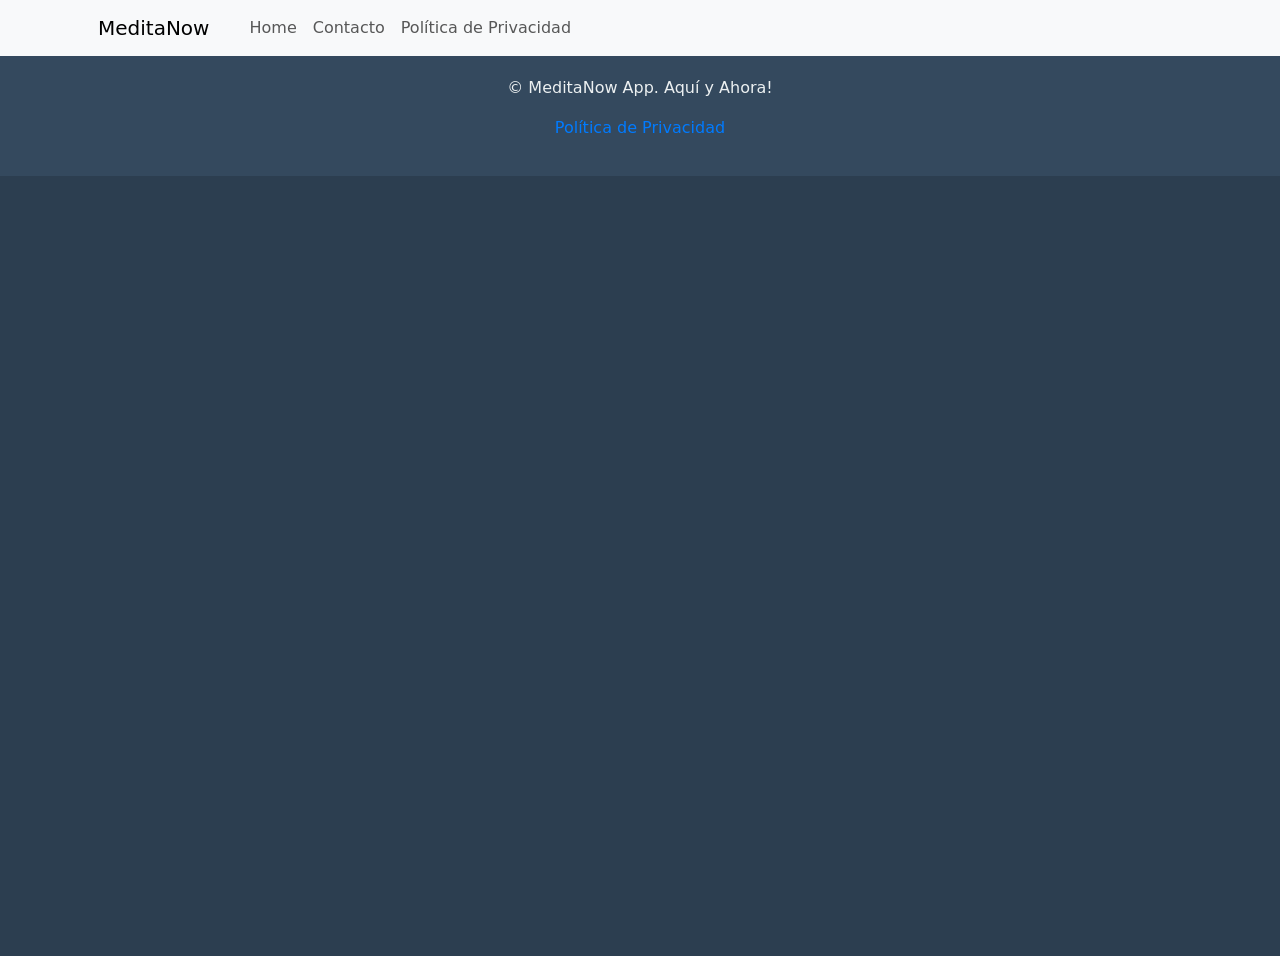
<file: index.html>
<!doctype html>
<html lang="en">
  <head>
    <meta charset="UTF-8" />
    <link rel="icon" type="image/png" href="/meditanow.png" />
    <meta name="viewport" content="width=device-width, initial-scale=1.0" />
    <title>MeditaNow</title>
    <script type="module" crossorigin src="/assets/index-C3-tB_mH.js"></script>
    <link rel="stylesheet" crossorigin href="/assets/index-DYYC5I6M.css">
  </head>
  <body>
    <div id="root"></div>
    <script type="text/javascript">
      // Manejar redirección de GitHub Pages para SPA
      (function(l) {
        if (l.search[1] === '/' ) {
          var decoded = l.search.slice(1).split('&').map(function(s) { 
            return s.replace(/~and~/g, '&')
          }).join('?');
          window.history.replaceState(null, null,
              l.pathname.slice(0, -1) + decoded + l.hash
          );
        }
      }(window.location))
    </script>
  </body>
</html>
</file>
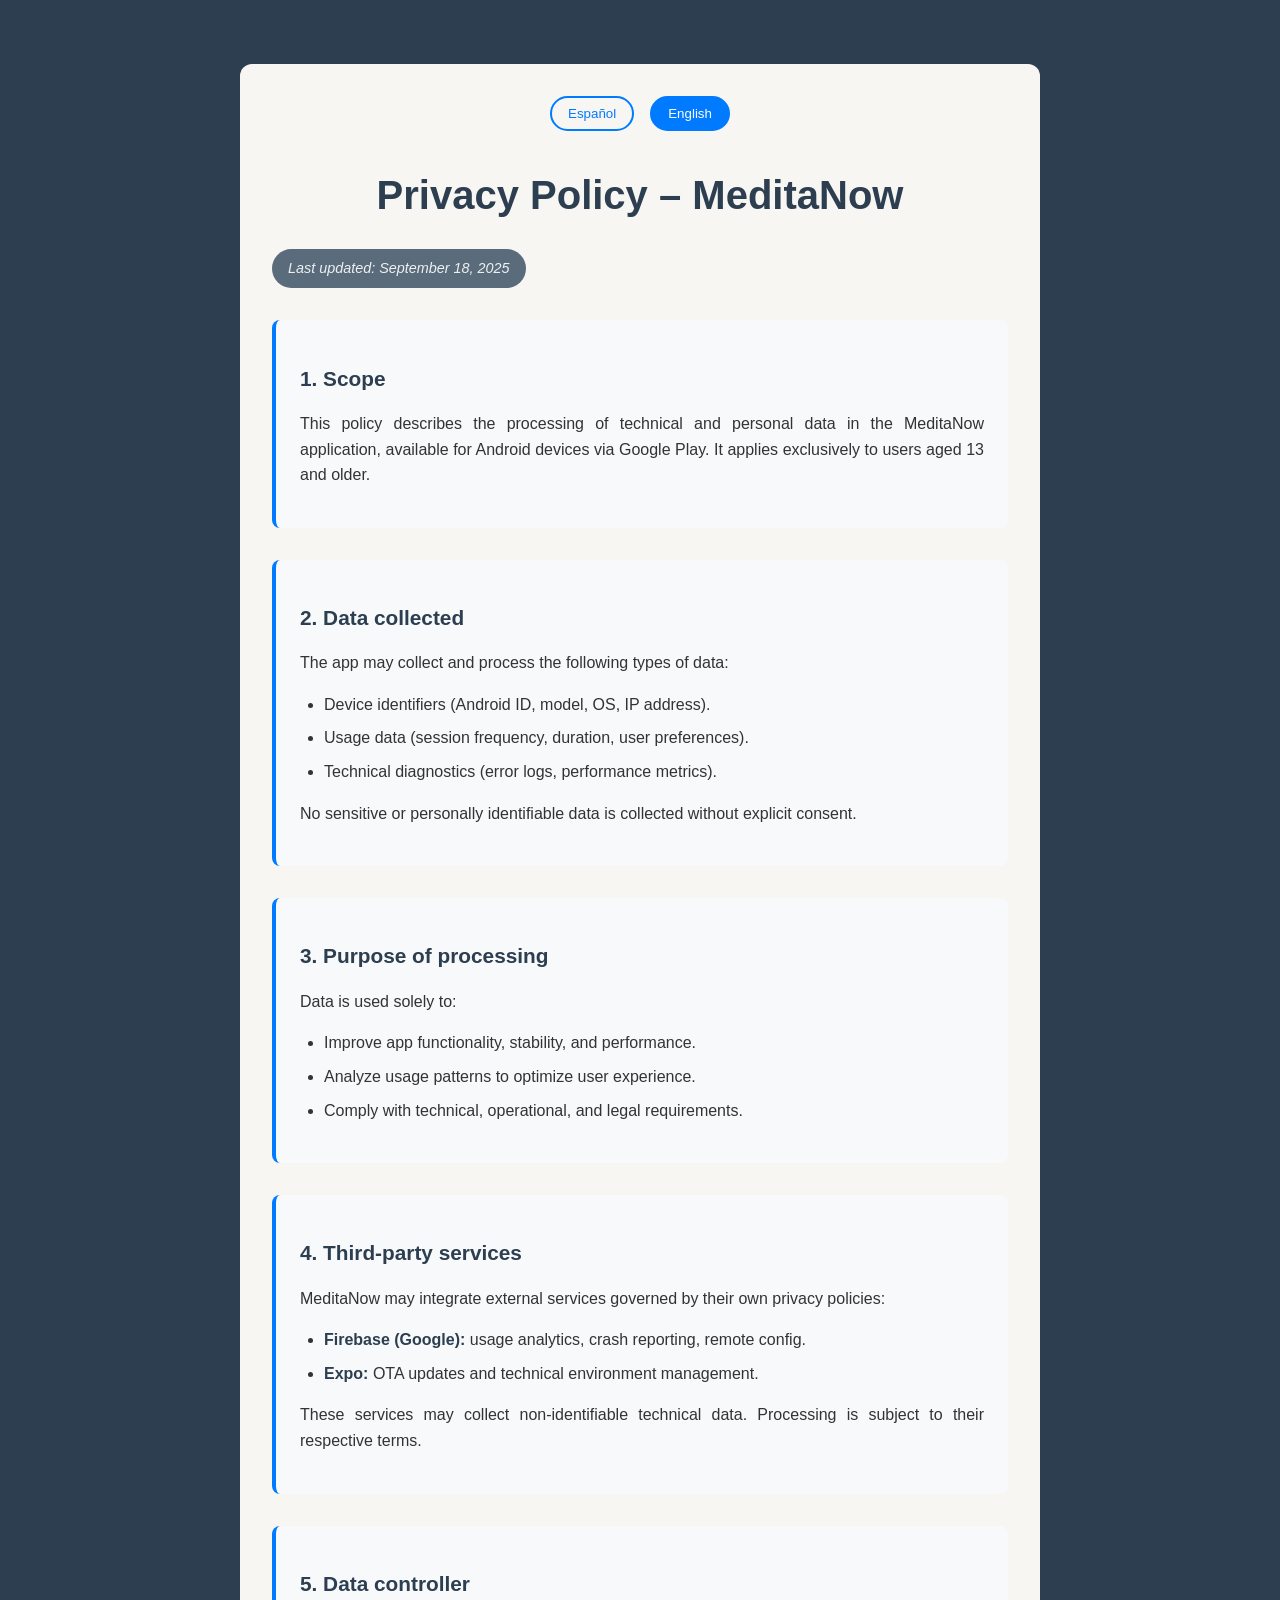
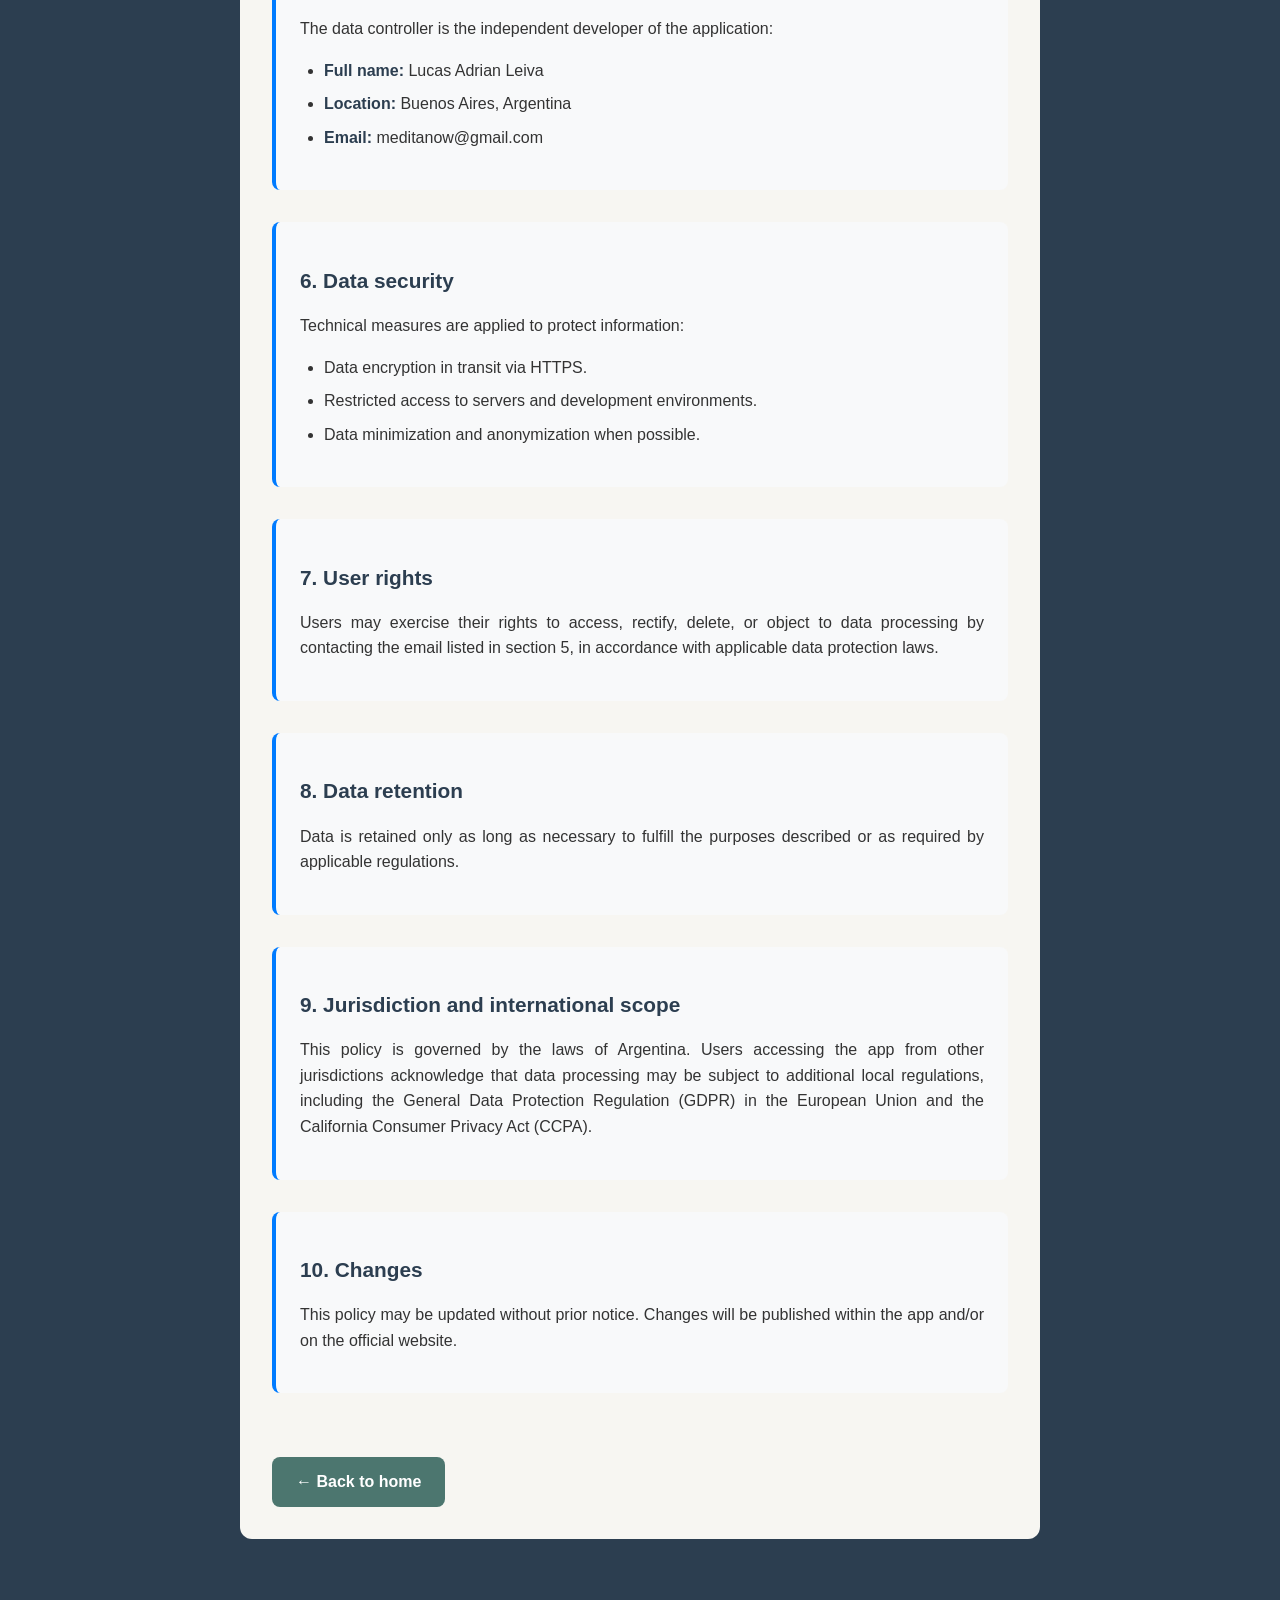
<file: privacy-bi.html>
<!DOCTYPE html>
<html lang="es">
<head>
    <meta charset="UTF-8">
    <meta name="viewport" content="width=device-width, initial-scale=1.0">
    <title>Privacy Policy - MeditaNow</title>
    <link rel="icon" type="image/png" href="/meditanow.png">
    <style>
        body {
            font-family: -apple-system, BlinkMacSystemFont, 'Segoe UI', 'Roboto', 'Oxygen', 'Ubuntu', 'Cantarell', sans-serif;
            line-height: 1.6;
            color: #333;
            max-width: 800px;
            margin: 0 auto;
            padding: 2rem;
            background-color: #2c3e50;
        }
        .privacy-container {
            background-color: #F7F6F2;
            border-radius: 12px;
            padding: 2rem;
            margin: 2rem 0;
        }
        .language-toggle {
            display: flex;
            justify-content: center;
            margin-bottom: 2rem;
            gap: 1rem;
        }
        .language-toggle button {
            padding: 0.5rem 1rem;
            border: 2px solid #007bff;
            background: transparent;
            color: #007bff;
            border-radius: 25px;
            cursor: pointer;
            font-weight: 500;
            transition: all 0.3s ease;
        }
        .language-toggle button:hover {
            background: #007bff;
            color: white;
        }
        .language-toggle button.active {
            background: #007bff;
            color: white;
        }
        .last-updated {
            text-align: center;
            color: #ecf0f1;
            font-style: italic;
            margin-bottom: 2rem;
            font-size: 0.9rem;
            background-color: rgba(52, 73, 94, 0.8);
            padding: 0.5rem 1rem;
            border-radius: 20px;
            display: inline-block;
        }
        h1 {
            color: #2c3e50;
            text-align: center;
            margin-bottom: 0.5rem;
            font-size: 2.5rem;
            font-weight: 700;
        }
        h2 {
            color: #2c3e50;
            margin-bottom: 1rem;
            font-size: 1.3rem;
            font-weight: 600;
        }
        section {
            margin-bottom: 2rem;
            padding: 1.5rem;
            background: #f8f9fa;
            border-radius: 8px;
            border-left: 4px solid #007bff;
        }
        p {
            margin-bottom: 1rem;
            text-align: justify;
        }
        ul {
            margin: 1rem 0;
            padding-left: 1.5rem;
        }
        li {
            margin-bottom: 0.5rem;
        }
        strong {
            color: #2c3e50;
            font-weight: 600;
        }
        .back-link {
            display: inline-block;
            margin-top: 2rem;
            padding: 12px 24px;
            background: #4C766F;
            color: #fff;
            border-radius: 8px;
            text-decoration: none;
            font-weight: 600;
        }
        .back-link:hover {
            background: #3a5a54;
        }
        .language-content {
            display: none;
        }
        .language-content.active {
            display: block;
        }
        @media (max-width: 768px) {
            body {
                padding: 1rem;
            }
            .privacy-container {
                padding: 1rem;
            }
            h1 {
                font-size: 2rem;
            }
            section {
                padding: 1rem;
            }
            .language-toggle {
                flex-direction: column;
                align-items: center;
            }
            .language-toggle button {
                width: 120px;
            }
        }
    </style>
</head>
<body>
    <div class="privacy-container">
        <div class="language-toggle">
            <button onclick="showLanguage('es')" id="btn-es" class="active">Español</button>
            <button onclick="showLanguage('en')" id="btn-en">English</button>
        </div>

        <!-- Contenido en Español -->
        <div id="content-es" class="language-content active">
            <h1>Política de Privacidad – MeditaNow</h1>
            <p class="last-updated">Última actualización: 18 de septiembre de 2025</p>

            <section>
                <h2>1. Alcance</h2>
                <p>Esta política describe el tratamiento de datos personales y técnicos en la aplicación MeditaNow, disponible en dispositivos Android a través de Google Play. Aplica exclusivamente a usuarios mayores de 13 años.</p>
            </section>

            <section>
                <h2>2. Datos recopilados</h2>
                <p>La aplicación puede recopilar y procesar los siguientes tipos de datos:</p>
                <ul>
                    <li>Identificadores del dispositivo (ID de Android, modelo, sistema operativo, dirección IP).</li>
                    <li>Datos de uso (frecuencia de sesiones, duración, preferencias de usuario).</li>
                    <li>Información técnica para diagnóstico (logs de errores, rendimiento, métricas de estabilidad).</li>
                </ul>
                <p>No se recopilan datos sensibles ni información personal identificable sin consentimiento explícito.</p>
            </section>

            <section>
                <h2>3. Finalidad del tratamiento</h2>
                <p>Los datos se utilizan exclusivamente para:</p>
                <ul>
                    <li>Mejorar la funcionalidad, estabilidad y rendimiento de la aplicación.</li>
                    <li>Analizar patrones de uso para optimizar la experiencia del usuario.</li>
                    <li>Cumplir con requisitos técnicos, operativos y legales.</li>
                </ul>
            </section>

            <section>
                <h2>4. Servicios de terceros</h2>
                <p>MeditaNow puede integrar servicios externos que operan bajo sus propias políticas de privacidad:</p>
                <ul>
                    <li><strong>Firebase (Google):</strong> análisis de uso, informes de fallos, configuración remota.</li>
                    <li><strong>Expo:</strong> gestión de actualizaciones OTA y entorno técnico.</li>
                </ul>
                <p>Estos servicios pueden recopilar datos técnicos no identificables. El tratamiento está sujeto a sus respectivas condiciones.</p>
            </section>

            <section>
                <h2>5. Responsable del tratamiento</h2>
                <p>El responsable del tratamiento de los datos es el desarrollador independiente de la aplicación:</p>
                <ul>
                    <li><strong>Nombre completo:</strong> Lucas Adrian Leiva</li>
                    <li><strong>Ubicación:</strong> Ciudad Autónoma de Buenos Aires, Argentina</li>
                    <li><strong>Correo electrónico:</strong> meditanow@gmail.com</li>
                </ul>
            </section>

            <section>
                <h2>6. Seguridad de los datos</h2>
                <p>Se aplican medidas técnicas para proteger la información:</p>
                <ul>
                    <li>Cifrado de datos en tránsito mediante HTTPS.</li>
                    <li>Acceso restringido a servidores y entornos de desarrollo.</li>
                    <li>Minimización de datos y anonimización cuando sea posible.</li>
                </ul>
            </section>

            <section>
                <h2>7. Derechos del usuario</h2>
                <p>El usuario puede ejercer los derechos de acceso, rectificación, cancelación y oposición (ARCO) conforme a la Ley 25.326. Para ello, debe enviar una solicitud a la dirección de contacto indicada en la sección 5.</p>
            </section>

            <section>
                <h2>8. Conservación de datos</h2>
                <p>Los datos se conservan únicamente durante el tiempo necesario para cumplir con las finalidades descritas, o según lo exijan las normativas aplicables.</p>
            </section>

            <section>
                <h2>9. Jurisdicción y alcance internacional</h2>
                <p>Esta política se rige por la legislación vigente en la República Argentina. Los usuarios que accedan a la aplicación desde otras jurisdicciones reconocen que el tratamiento de datos puede estar sujeto a regulaciones locales adicionales, incluyendo el Reglamento General de Protección de Datos (GDPR) en la Unión Europea y la Ley de Privacidad del Consumidor de California (CCPA).</p>
            </section>

            <section>
                <h2>10. Modificaciones</h2>
                <p>Esta política puede actualizarse sin previo aviso. Las modificaciones serán publicadas dentro de la aplicación y/o en el sitio web oficial.</p>
            </section>

            <a href="/" class="back-link">← Volver al inicio</a>
        </div>

        <!-- Contenido en Inglés -->
        <div id="content-en" class="language-content">
            <h1>Privacy Policy – MeditaNow</h1>
            <p class="last-updated">Last updated: September 18, 2025</p>

            <section>
                <h2>1. Scope</h2>
                <p>This policy describes the processing of technical and personal data in the MeditaNow application, available for Android devices via Google Play. It applies exclusively to users aged 13 and older.</p>
            </section>

            <section>
                <h2>2. Data collected</h2>
                <p>The app may collect and process the following types of data:</p>
                <ul>
                    <li>Device identifiers (Android ID, model, OS, IP address).</li>
                    <li>Usage data (session frequency, duration, user preferences).</li>
                    <li>Technical diagnostics (error logs, performance metrics).</li>
                </ul>
                <p>No sensitive or personally identifiable data is collected without explicit consent.</p>
            </section>

            <section>
                <h2>3. Purpose of processing</h2>
                <p>Data is used solely to:</p>
                <ul>
                    <li>Improve app functionality, stability, and performance.</li>
                    <li>Analyze usage patterns to optimize user experience.</li>
                    <li>Comply with technical, operational, and legal requirements.</li>
                </ul>
            </section>

            <section>
                <h2>4. Third-party services</h2>
                <p>MeditaNow may integrate external services governed by their own privacy policies:</p>
                <ul>
                    <li><strong>Firebase (Google):</strong> usage analytics, crash reporting, remote config.</li>
                    <li><strong>Expo:</strong> OTA updates and technical environment management.</li>
                </ul>
                <p>These services may collect non-identifiable technical data. Processing is subject to their respective terms.</p>
            </section>

            <section>
                <h2>5. Data controller</h2>
                <p>The data controller is the independent developer of the application:</p>
                <ul>
                    <li><strong>Full name:</strong> Lucas Adrian Leiva</li>
                    <li><strong>Location:</strong> Buenos Aires, Argentina</li>
                    <li><strong>Email:</strong> meditanow@gmail.com</li>
                </ul>
            </section>

            <section>
                <h2>6. Data security</h2>
                <p>Technical measures are applied to protect information:</p>
                <ul>
                    <li>Data encryption in transit via HTTPS.</li>
                    <li>Restricted access to servers and development environments.</li>
                    <li>Data minimization and anonymization when possible.</li>
                </ul>
            </section>

            <section>
                <h2>7. User rights</h2>
                <p>Users may exercise their rights to access, rectify, delete, or object to data processing by contacting the email listed in section 5, in accordance with applicable data protection laws.</p>
            </section>

            <section>
                <h2>8. Data retention</h2>
                <p>Data is retained only as long as necessary to fulfill the purposes described or as required by applicable regulations.</p>
            </section>

            <section>
                <h2>9. Jurisdiction and international scope</h2>
                <p>This policy is governed by the laws of Argentina. Users accessing the app from other jurisdictions acknowledge that data processing may be subject to additional local regulations, including the General Data Protection Regulation (GDPR) in the European Union and the California Consumer Privacy Act (CCPA).</p>
            </section>

            <section>
                <h2>10. Changes</h2>
                <p>This policy may be updated without prior notice. Changes will be published within the app and/or on the official website.</p>
            </section>

            <a href="/" class="back-link">← Back to home</a>
        </div>
    </div>

    <script>
        function showLanguage(lang) {
            // Ocultar todo el contenido
            document.querySelectorAll('.language-content').forEach(content => {
                content.classList.remove('active');
            });
            
            // Remover clase active de todos los botones
            document.querySelectorAll('.language-toggle button').forEach(btn => {
                btn.classList.remove('active');
            });
            
            // Mostrar contenido del idioma seleccionado
            document.getElementById('content-' + lang).classList.add('active');
            document.getElementById('btn-' + lang).classList.add('active');
        }
        
        // Detectar idioma del navegador al cargar
        window.onload = function() {
            const userLang = navigator.language || navigator.userLanguage;
            const langCode = userLang.split('-')[0];
            
            if (langCode === 'en') {
                showLanguage('en');
            } else {
                showLanguage('es');
            }
        };
    </script>
</body>
</html>
</file>
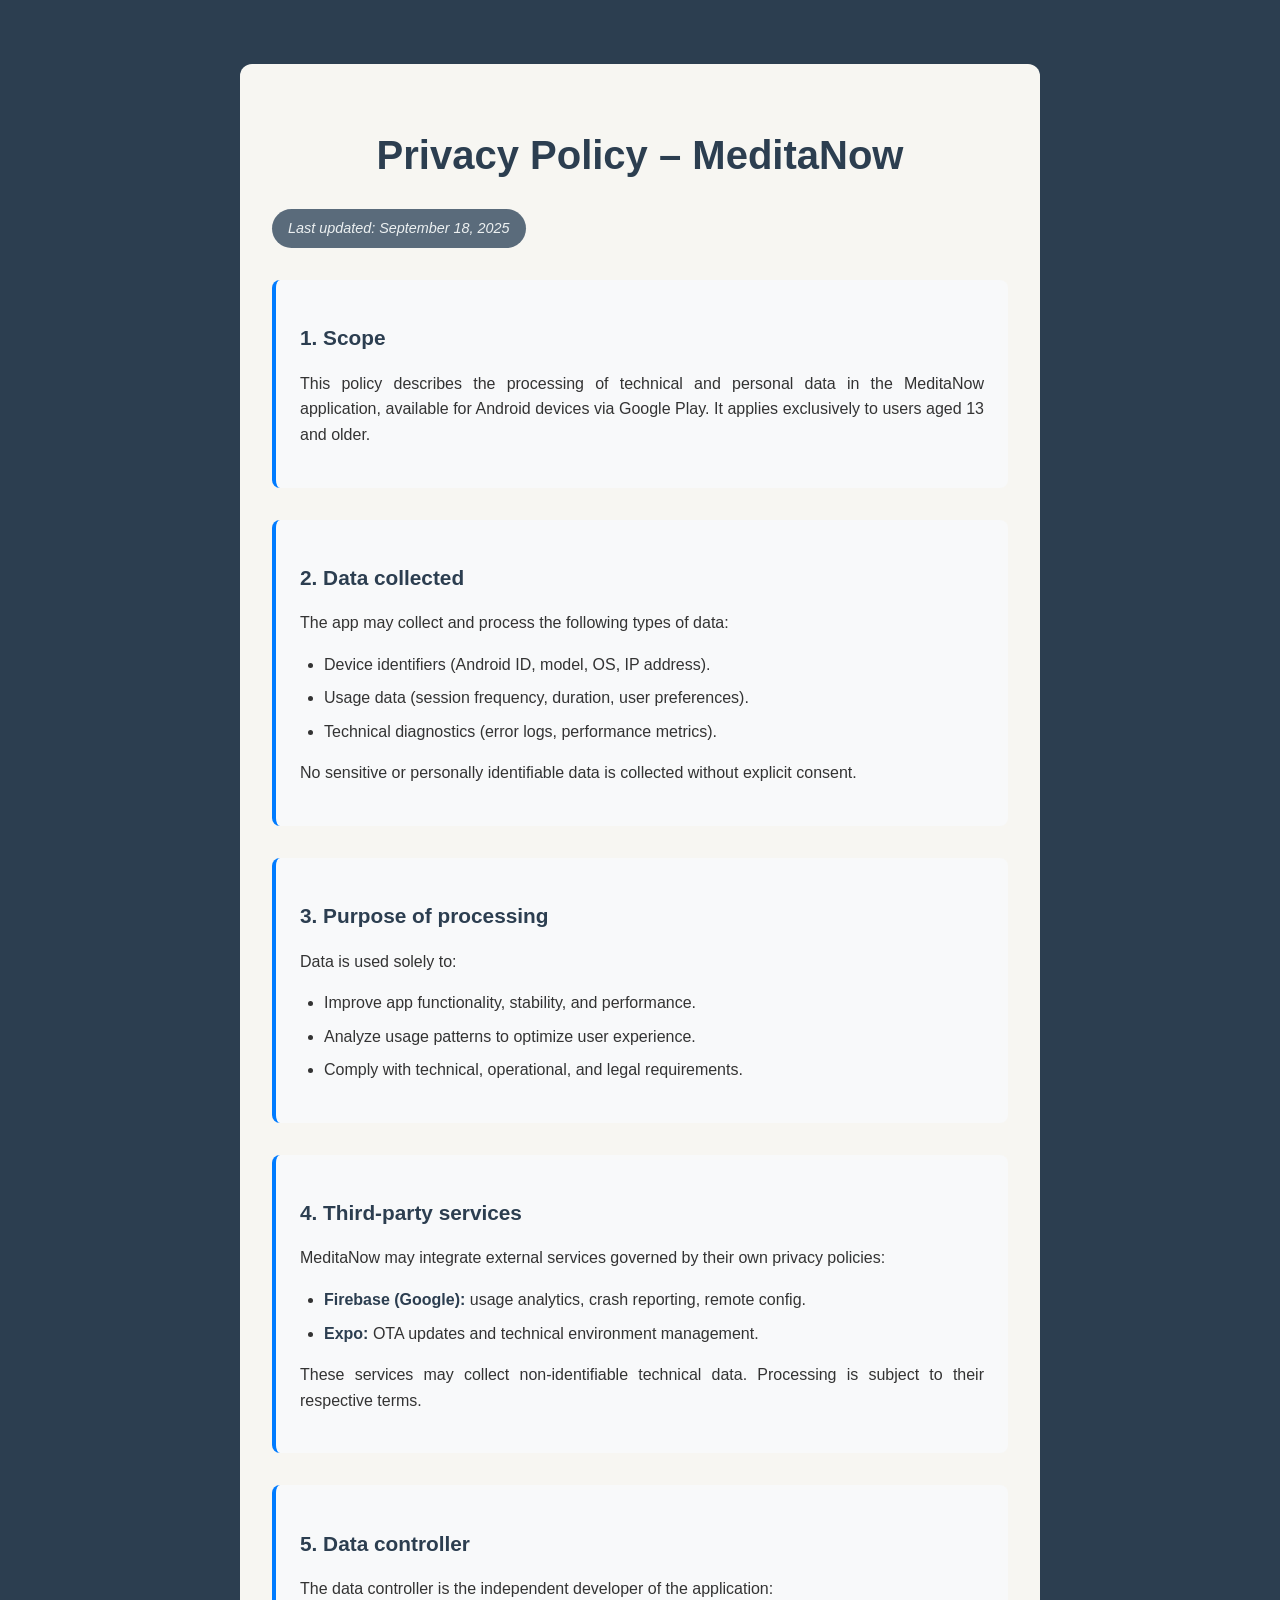
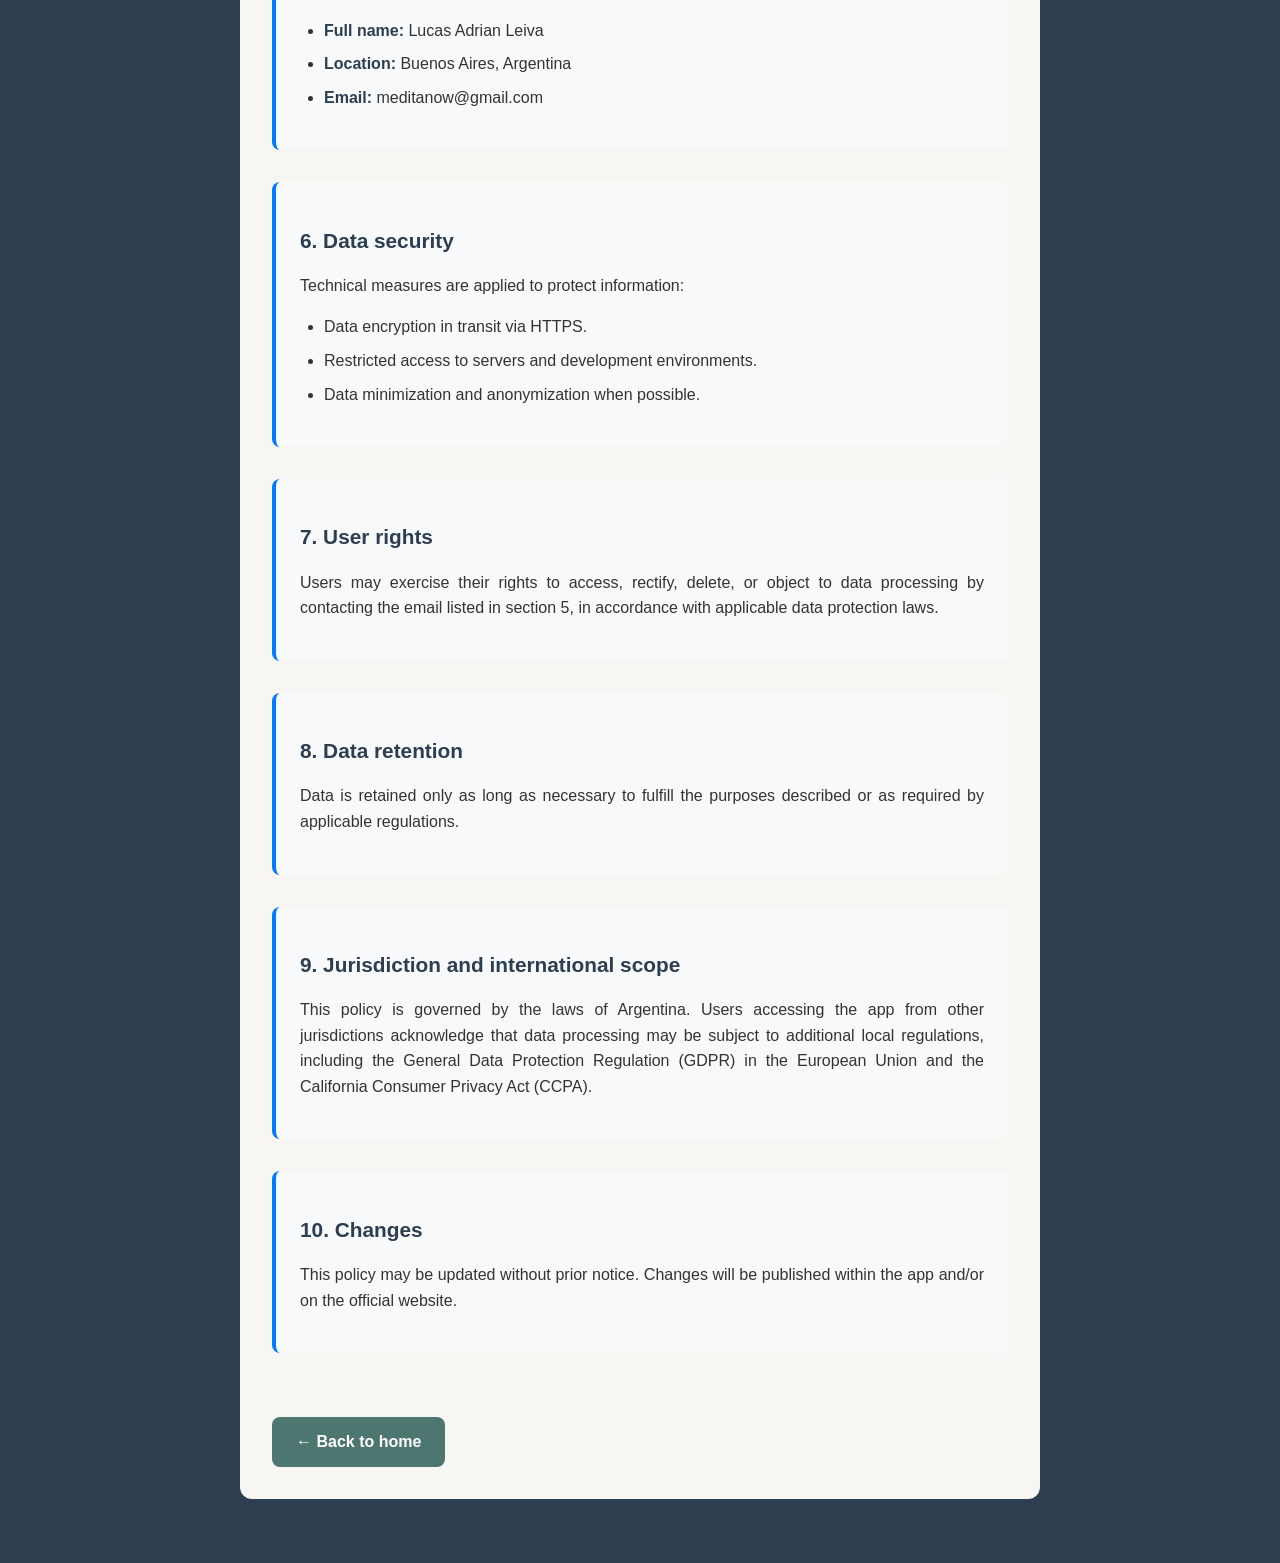
<file: privacy-en.html>
<!DOCTYPE html>
<html lang="en">
<head>
    <meta charset="UTF-8">
    <meta name="viewport" content="width=device-width, initial-scale=1.0">
    <title>Privacy Policy - MeditaNow</title>
    <link rel="icon" type="image/png" href="/meditanow.png">
    <style>
        body {
            font-family: -apple-system, BlinkMacSystemFont, 'Segoe UI', 'Roboto', 'Oxygen', 'Ubuntu', 'Cantarell', sans-serif;
            line-height: 1.6;
            color: #333;
            max-width: 800px;
            margin: 0 auto;
            padding: 2rem;
            background-color: #2c3e50;
        }
        .privacy-container {
            background-color: #F7F6F2;
            border-radius: 12px;
            padding: 2rem;
            margin: 2rem 0;
        }
        .last-updated {
            text-align: center;
            color: #ecf0f1;
            font-style: italic;
            margin-bottom: 2rem;
            font-size: 0.9rem;
            background-color: rgba(52, 73, 94, 0.8);
            padding: 0.5rem 1rem;
            border-radius: 20px;
            display: inline-block;
        }
        h1 {
            color: #2c3e50;
            text-align: center;
            margin-bottom: 0.5rem;
            font-size: 2.5rem;
            font-weight: 700;
        }
        h2 {
            color: #2c3e50;
            margin-bottom: 1rem;
            font-size: 1.3rem;
            font-weight: 600;
        }
        section {
            margin-bottom: 2rem;
            padding: 1.5rem;
            background: #f8f9fa;
            border-radius: 8px;
            border-left: 4px solid #007bff;
        }
        p {
            margin-bottom: 1rem;
            text-align: justify;
        }
        ul {
            margin: 1rem 0;
            padding-left: 1.5rem;
        }
        li {
            margin-bottom: 0.5rem;
        }
        strong {
            color: #2c3e50;
            font-weight: 600;
        }
        .back-link {
            display: inline-block;
            margin-top: 2rem;
            padding: 12px 24px;
            background: #4C766F;
            color: #fff;
            border-radius: 8px;
            text-decoration: none;
            font-weight: 600;
        }
        .back-link:hover {
            background: #3a5a54;
        }
        @media (max-width: 768px) {
            body {
                padding: 1rem;
            }
            .privacy-container {
                padding: 1rem;
            }
            h1 {
                font-size: 2rem;
            }
            section {
                padding: 1rem;
            }
        }
    </style>
</head>
<body>
    <div class="privacy-container">
        <h1>Privacy Policy – MeditaNow</h1>
        <p class="last-updated">Last updated: September 18, 2025</p>

        <section>
            <h2>1. Scope</h2>
            <p>This policy describes the processing of technical and personal data in the MeditaNow application, available for Android devices via Google Play. It applies exclusively to users aged 13 and older.</p>
        </section>

        <section>
            <h2>2. Data collected</h2>
            <p>The app may collect and process the following types of data:</p>
            <ul>
                <li>Device identifiers (Android ID, model, OS, IP address).</li>
                <li>Usage data (session frequency, duration, user preferences).</li>
                <li>Technical diagnostics (error logs, performance metrics).</li>
            </ul>
            <p>No sensitive or personally identifiable data is collected without explicit consent.</p>
        </section>

        <section>
            <h2>3. Purpose of processing</h2>
            <p>Data is used solely to:</p>
            <ul>
                <li>Improve app functionality, stability, and performance.</li>
                <li>Analyze usage patterns to optimize user experience.</li>
                <li>Comply with technical, operational, and legal requirements.</li>
            </ul>
        </section>

        <section>
            <h2>4. Third-party services</h2>
            <p>MeditaNow may integrate external services governed by their own privacy policies:</p>
            <ul>
                <li><strong>Firebase (Google):</strong> usage analytics, crash reporting, remote config.</li>
                <li><strong>Expo:</strong> OTA updates and technical environment management.</li>
            </ul>
            <p>These services may collect non-identifiable technical data. Processing is subject to their respective terms.</p>
        </section>

        <section>
            <h2>5. Data controller</h2>
            <p>The data controller is the independent developer of the application:</p>
            <ul>
                <li><strong>Full name:</strong> Lucas Adrian Leiva</li>
                <li><strong>Location:</strong> Buenos Aires, Argentina</li>
                <li><strong>Email:</strong> meditanow@gmail.com</li>
            </ul>
        </section>

        <section>
            <h2>6. Data security</h2>
            <p>Technical measures are applied to protect information:</p>
            <ul>
                <li>Data encryption in transit via HTTPS.</li>
                <li>Restricted access to servers and development environments.</li>
                <li>Data minimization and anonymization when possible.</li>
            </ul>
        </section>

        <section>
            <h2>7. User rights</h2>
            <p>Users may exercise their rights to access, rectify, delete, or object to data processing by contacting the email listed in section 5, in accordance with applicable data protection laws.</p>
        </section>

        <section>
            <h2>8. Data retention</h2>
            <p>Data is retained only as long as necessary to fulfill the purposes described or as required by applicable regulations.</p>
        </section>

        <section>
            <h2>9. Jurisdiction and international scope</h2>
            <p>This policy is governed by the laws of Argentina. Users accessing the app from other jurisdictions acknowledge that data processing may be subject to additional local regulations, including the General Data Protection Regulation (GDPR) in the European Union and the California Consumer Privacy Act (CCPA).</p>
        </section>

        <section>
            <h2>10. Changes</h2>
            <p>This policy may be updated without prior notice. Changes will be published within the app and/or on the official website.</p>
        </section>

        <a href="/" class="back-link">← Back to home</a>
    </div>
</body>
</html>
</file>
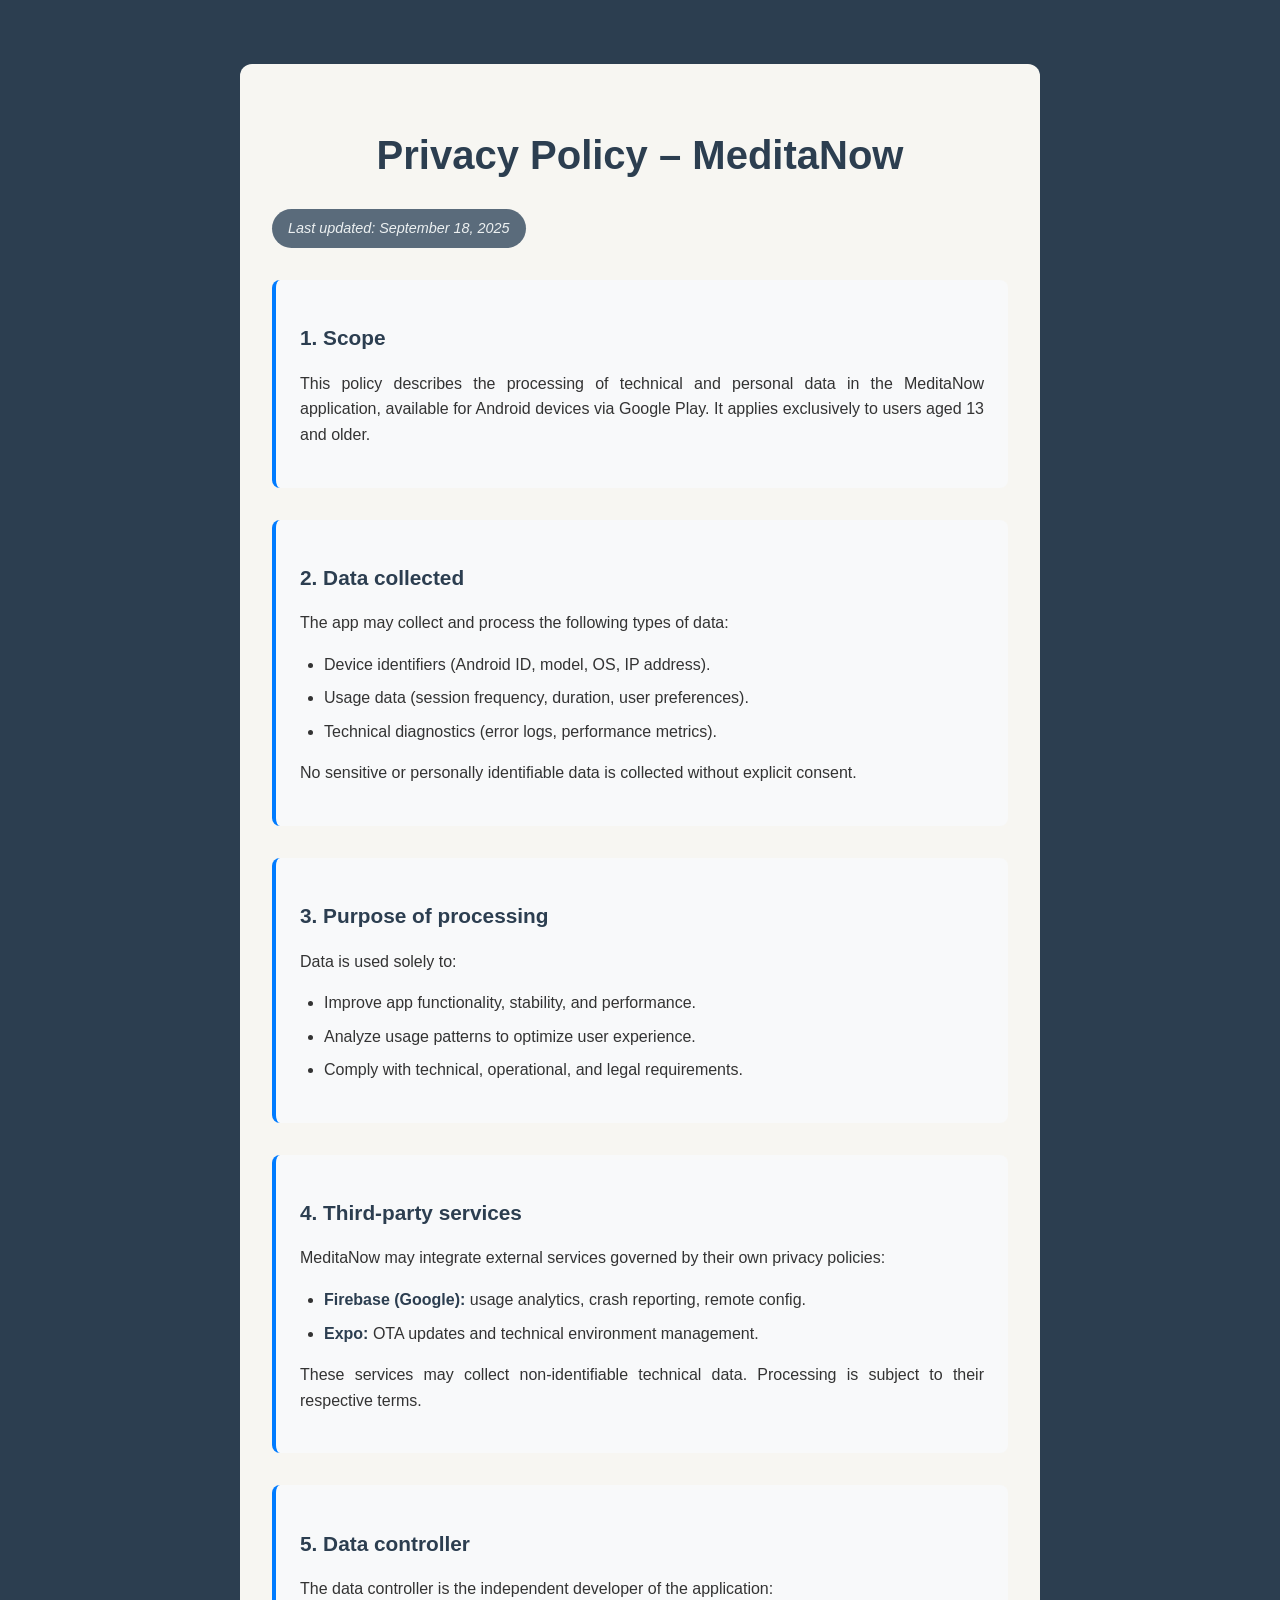
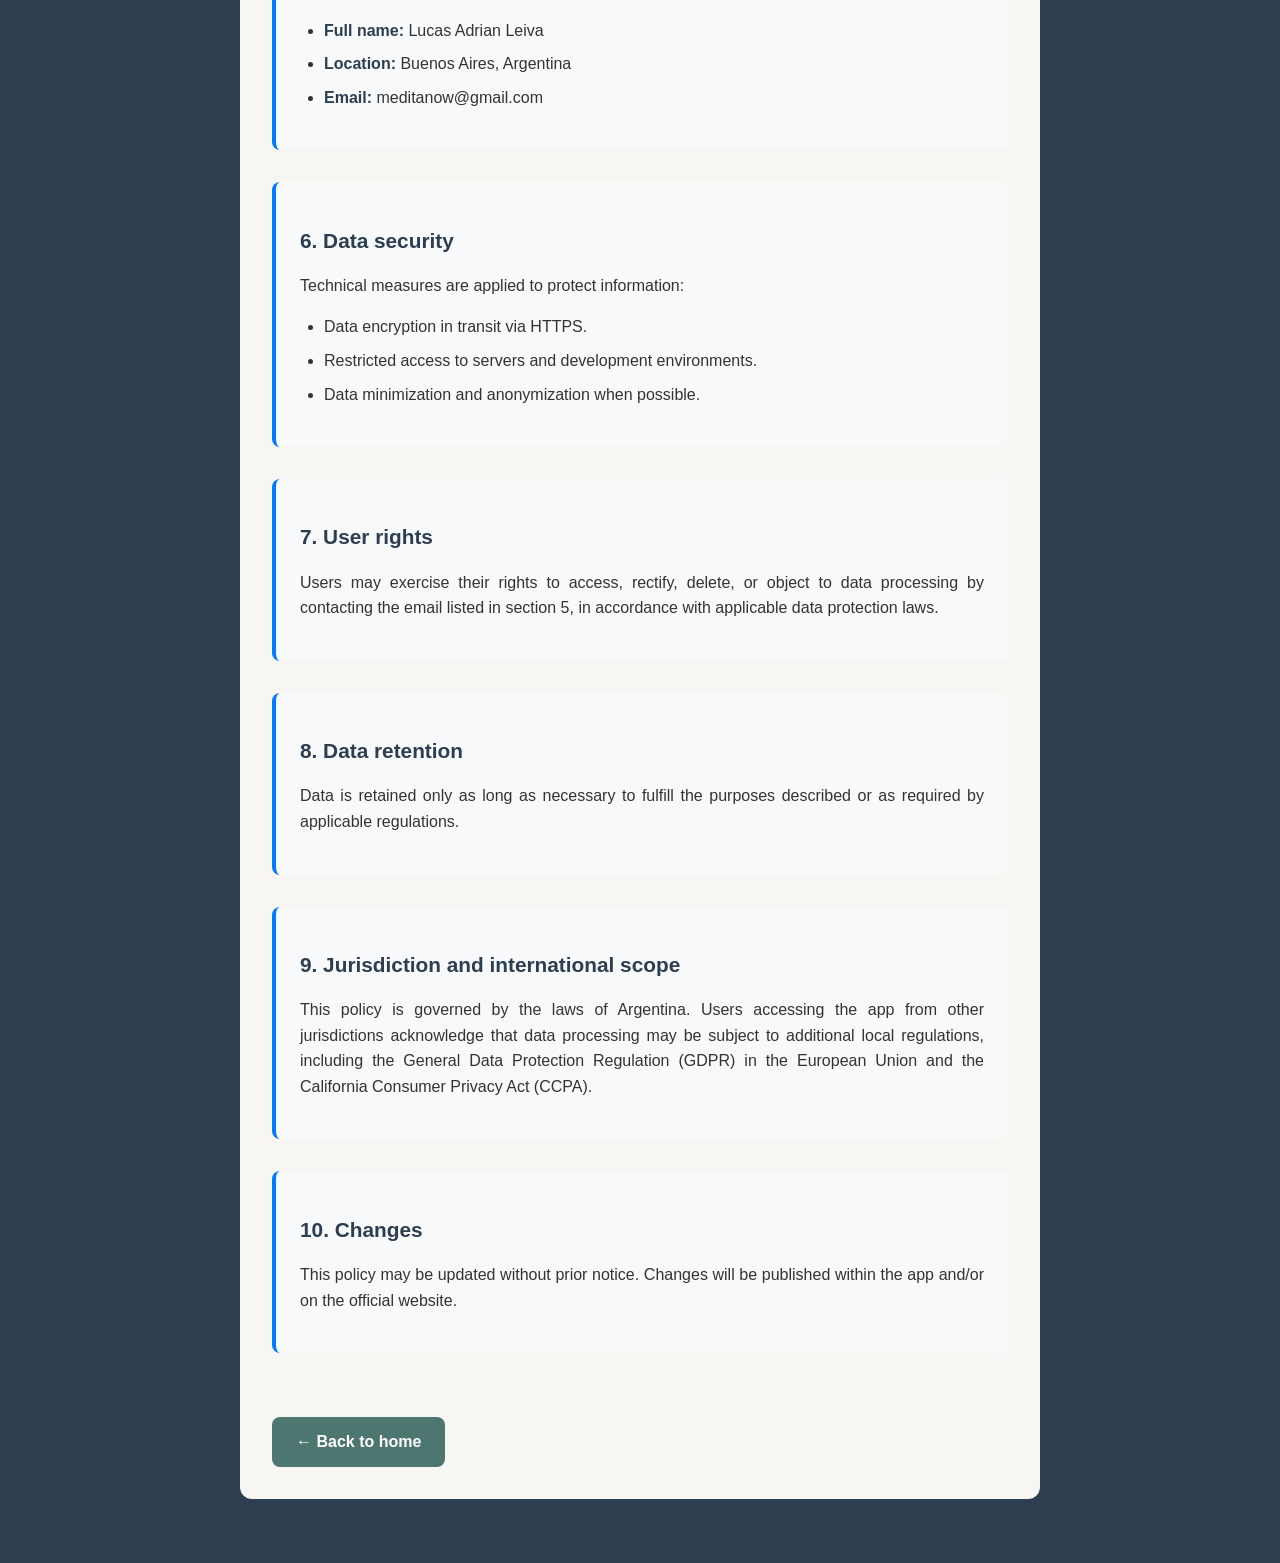
<file: privacy.html>
<!DOCTYPE html>
<html lang="es">
<head>
    <meta charset="UTF-8">
    <meta name="viewport" content="width=device-width, initial-scale=1.0">
    <title>Privacy Policy - MeditaNow</title>
    <link rel="icon" type="image/png" href="/meditanow.png">
    <style>
        body {
            font-family: -apple-system, BlinkMacSystemFont, 'Segoe UI', 'Roboto', 'Oxygen', 'Ubuntu', 'Cantarell', sans-serif;
            line-height: 1.6;
            color: #333;
            max-width: 800px;
            margin: 0 auto;
            padding: 2rem;
            background-color: #2c3e50;
        }
        .privacy-container {
            background-color: #F7F6F2;
            border-radius: 12px;
            padding: 2rem;
            margin: 2rem 0;
        }
        .last-updated {
            text-align: center;
            color: #ecf0f1;
            font-style: italic;
            margin-bottom: 2rem;
            font-size: 0.9rem;
            background-color: rgba(52, 73, 94, 0.8);
            padding: 0.5rem 1rem;
            border-radius: 20px;
            display: inline-block;
        }
        h1 {
            color: #2c3e50;
            text-align: center;
            margin-bottom: 0.5rem;
            font-size: 2.5rem;
            font-weight: 700;
        }
        h2 {
            color: #2c3e50;
            margin-bottom: 1rem;
            font-size: 1.3rem;
            font-weight: 600;
        }
        section {
            margin-bottom: 2rem;
            padding: 1.5rem;
            background: #f8f9fa;
            border-radius: 8px;
            border-left: 4px solid #007bff;
        }
        p {
            margin-bottom: 1rem;
            text-align: justify;
        }
        ul {
            margin: 1rem 0;
            padding-left: 1.5rem;
        }
        li {
            margin-bottom: 0.5rem;
        }
        strong {
            color: #2c3e50;
            font-weight: 600;
        }
        .back-link {
            display: inline-block;
            margin-top: 2rem;
            padding: 12px 24px;
            background: #4C766F;
            color: #fff;
            border-radius: 8px;
            text-decoration: none;
            font-weight: 600;
        }
        .back-link:hover {
            background: #3a5a54;
        }
        @media (max-width: 768px) {
            body {
                padding: 1rem;
            }
            .privacy-container {
                padding: 1rem;
            }
            h1 {
                font-size: 2rem;
            }
            section {
                padding: 1rem;
            }
        }
    </style>
</head>
<body>
    <div class="privacy-container">
        <h1>Política de Privacidad – MeditaNow</h1>
        <p class="last-updated">Última actualización: 18 de septiembre de 2025</p>

        <section>
            <h2>1. Alcance</h2>
            <p>Esta política describe el tratamiento de datos personales y técnicos en la aplicación MeditaNow, disponible en dispositivos Android a través de Google Play. Aplica exclusivamente a usuarios mayores de 13 años.</p>
        </section>

        <section>
            <h2>2. Datos recopilados</h2>
            <p>La aplicación puede recopilar y procesar los siguientes tipos de datos:</p>
            <ul>
                <li>Identificadores del dispositivo (ID de Android, modelo, sistema operativo, dirección IP).</li>
                <li>Datos de uso (frecuencia de sesiones, duración, preferencias de usuario).</li>
                <li>Información técnica para diagnóstico (logs de errores, rendimiento, métricas de estabilidad).</li>
            </ul>
            <p>No se recopilan datos sensibles ni información personal identificable sin consentimiento explícito.</p>
        </section>

        <section>
            <h2>3. Finalidad del tratamiento</h2>
            <p>Los datos se utilizan exclusivamente para:</p>
            <ul>
                <li>Mejorar la funcionalidad, estabilidad y rendimiento de la aplicación.</li>
                <li>Analizar patrones de uso para optimizar la experiencia del usuario.</li>
                <li>Cumplir con requisitos técnicos, operativos y legales.</li>
            </ul>
        </section>

        <section>
            <h2>4. Servicios de terceros</h2>
            <p>MeditaNow puede integrar servicios externos que operan bajo sus propias políticas de privacidad:</p>
            <ul>
                <li><strong>Firebase (Google):</strong> análisis de uso, informes de fallos, configuración remota.</li>
                <li><strong>Expo:</strong> gestión de actualizaciones OTA y entorno técnico.</li>
            </ul>
            <p>Estos servicios pueden recopilar datos técnicos no identificables. El tratamiento está sujeto a sus respectivas condiciones.</p>
        </section>

        <section>
            <h2>5. Responsable del tratamiento</h2>
            <p>El responsable del tratamiento de los datos es el desarrollador independiente de la aplicación:</p>
            <ul>
                <li><strong>Nombre completo:</strong> Lucas Adrian Leiva</li>
                <li><strong>Ubicación:</strong> Ciudad Autónoma de Buenos Aires, Argentina</li>
                <li><strong>Correo electrónico:</strong> meditanow@gmail.com</li>
            </ul>
        </section>

        <section>
            <h2>6. Seguridad de los datos</h2>
            <p>Se aplican medidas técnicas para proteger la información:</p>
            <ul>
                <li>Cifrado de datos en tránsito mediante HTTPS.</li>
                <li>Acceso restringido a servidores y entornos de desarrollo.</li>
                <li>Minimización de datos y anonimización cuando sea posible.</li>
            </ul>
        </section>

        <section>
            <h2>7. Derechos del usuario</h2>
            <p>El usuario puede ejercer los derechos de acceso, rectificación, cancelación y oposición (ARCO) conforme a la Ley 25.326. Para ello, debe enviar una solicitud a la dirección de contacto indicada en la sección 5.</p>
        </section>

        <section>
            <h2>8. Conservación de datos</h2>
            <p>Los datos se conservan únicamente durante el tiempo necesario para cumplir con las finalidades descritas, o según lo exijan las normativas aplicables.</p>
        </section>

        <section>
            <h2>9. Jurisdicción y alcance internacional</h2>
            <p>Esta política se rige por la legislación vigente en la República Argentina. Los usuarios que accedan a la aplicación desde otras jurisdicciones reconocen que el tratamiento de datos puede estar sujeto a regulaciones locales adicionales, incluyendo el Reglamento General de Protección de Datos (GDPR) en la Unión Europea y la Ley de Privacidad del Consumidor de California (CCPA).</p>
        </section>

        <section>
            <h2>10. Modificaciones</h2>
            <p>Esta política puede actualizarse sin previo aviso. Las modificaciones serán publicadas dentro de la aplicación y/o en el sitio web oficial.</p>
        </section>

        <a href="/" class="back-link">← Volver al inicio</a>
    </div>

    <script>
        // Detectar idioma del navegador
        function detectLanguage() {
            const userLang = navigator.language || navigator.userLanguage;
            const langCode = userLang.split('-')[0]; // Obtener solo el código principal (es, en, etc.)
            
            // Si el idioma es inglés, redirigir a la versión en inglés
            if (langCode === 'en') {
                window.location.href = '/privacy-en.html';
            }
        }
        
        // Ejecutar detección al cargar la página
        detectLanguage();
    </script>
</body>
</html>
</file>
<file: assets/index-DYYC5I6M.css>
@charset "UTF-8";#root{min-height:100vh;width:100%;margin:0;padding:0;background-color:#2c3e50}footer{color:#ecf0f1;text-align:center;padding:20px 0;background-color:#34495e;margin-top:40px}.navbar{padding:.5rem 1rem}.navbar-brand,.nav-link,.nav-dropdown{margin:0;padding:.5rem 1rem}.container{padding:0;width:100%;flex-direction:row}/*!
 * Bootstrap  v5.3.8 (https://getbootstrap.com/)
 * Copyright 2011-2025 The Bootstrap Authors
 * Licensed under MIT (https://github.com/twbs/bootstrap/blob/main/LICENSE)
 */:root,[data-bs-theme=light]{--bs-blue:#0d6efd;--bs-indigo:#6610f2;--bs-purple:#6f42c1;--bs-pink:#d63384;--bs-red:#dc3545;--bs-orange:#fd7e14;--bs-yellow:#ffc107;--bs-green:#198754;--bs-teal:#20c997;--bs-cyan:#0dcaf0;--bs-black:#000;--bs-white:#fff;--bs-gray:#6c757d;--bs-gray-dark:#343a40;--bs-gray-100:#f8f9fa;--bs-gray-200:#e9ecef;--bs-gray-300:#dee2e6;--bs-gray-400:#ced4da;--bs-gray-500:#adb5bd;--bs-gray-600:#6c757d;--bs-gray-700:#495057;--bs-gray-800:#343a40;--bs-gray-900:#212529;--bs-primary:#0d6efd;--bs-secondary:#6c757d;--bs-success:#198754;--bs-info:#0dcaf0;--bs-warning:#ffc107;--bs-danger:#dc3545;--bs-light:#f8f9fa;--bs-dark:#212529;--bs-primary-rgb:13,110,253;--bs-secondary-rgb:108,117,125;--bs-success-rgb:25,135,84;--bs-info-rgb:13,202,240;--bs-warning-rgb:255,193,7;--bs-danger-rgb:220,53,69;--bs-light-rgb:248,249,250;--bs-dark-rgb:33,37,41;--bs-primary-text-emphasis:#052c65;--bs-secondary-text-emphasis:#2b2f32;--bs-success-text-emphasis:#0a3622;--bs-info-text-emphasis:#055160;--bs-warning-text-emphasis:#664d03;--bs-danger-text-emphasis:#58151c;--bs-light-text-emphasis:#495057;--bs-dark-text-emphasis:#495057;--bs-primary-bg-subtle:#cfe2ff;--bs-secondary-bg-subtle:#e2e3e5;--bs-success-bg-subtle:#d1e7dd;--bs-info-bg-subtle:#cff4fc;--bs-warning-bg-subtle:#fff3cd;--bs-danger-bg-subtle:#f8d7da;--bs-light-bg-subtle:#fcfcfd;--bs-dark-bg-subtle:#ced4da;--bs-primary-border-subtle:#9ec5fe;--bs-secondary-border-subtle:#c4c8cb;--bs-success-border-subtle:#a3cfbb;--bs-info-border-subtle:#9eeaf9;--bs-warning-border-subtle:#ffe69c;--bs-danger-border-subtle:#f1aeb5;--bs-light-border-subtle:#e9ecef;--bs-dark-border-subtle:#adb5bd;--bs-white-rgb:255,255,255;--bs-black-rgb:0,0,0;--bs-font-sans-serif:system-ui,-apple-system,"Segoe UI",Roboto,"Helvetica Neue","Noto Sans","Liberation Sans",Arial,sans-serif,"Apple Color Emoji","Segoe UI Emoji","Segoe UI Symbol","Noto Color Emoji";--bs-font-monospace:SFMono-Regular,Menlo,Monaco,Consolas,"Liberation Mono","Courier New",monospace;--bs-gradient:linear-gradient(180deg, rgba(255, 255, 255, .15), rgba(255, 255, 255, 0));--bs-body-font-family:var(--bs-font-sans-serif);--bs-body-font-size:1rem;--bs-body-font-weight:400;--bs-body-line-height:1.5;--bs-body-color:#212529;--bs-body-color-rgb:33,37,41;--bs-body-bg:#fff;--bs-body-bg-rgb:255,255,255;--bs-emphasis-color:#000;--bs-emphasis-color-rgb:0,0,0;--bs-secondary-color:rgba(33, 37, 41, .75);--bs-secondary-color-rgb:33,37,41;--bs-secondary-bg:#e9ecef;--bs-secondary-bg-rgb:233,236,239;--bs-tertiary-color:rgba(33, 37, 41, .5);--bs-tertiary-color-rgb:33,37,41;--bs-tertiary-bg:#f8f9fa;--bs-tertiary-bg-rgb:248,249,250;--bs-heading-color:inherit;--bs-link-color:#0d6efd;--bs-link-color-rgb:13,110,253;--bs-link-decoration:underline;--bs-link-hover-color:#0a58ca;--bs-link-hover-color-rgb:10,88,202;--bs-code-color:#d63384;--bs-highlight-color:#212529;--bs-highlight-bg:#fff3cd;--bs-border-width:1px;--bs-border-style:solid;--bs-border-color:#dee2e6;--bs-border-color-translucent:rgba(0, 0, 0, .175);--bs-border-radius:.375rem;--bs-border-radius-sm:.25rem;--bs-border-radius-lg:.5rem;--bs-border-radius-xl:1rem;--bs-border-radius-xxl:2rem;--bs-border-radius-2xl:var(--bs-border-radius-xxl);--bs-border-radius-pill:50rem;--bs-box-shadow:0 .5rem 1rem rgba(0, 0, 0, .15);--bs-box-shadow-sm:0 .125rem .25rem rgba(0, 0, 0, .075);--bs-box-shadow-lg:0 1rem 3rem rgba(0, 0, 0, .175);--bs-box-shadow-inset:inset 0 1px 2px rgba(0, 0, 0, .075);--bs-focus-ring-width:.25rem;--bs-focus-ring-opacity:.25;--bs-focus-ring-color:rgba(13, 110, 253, .25);--bs-form-valid-color:#198754;--bs-form-valid-border-color:#198754;--bs-form-invalid-color:#dc3545;--bs-form-invalid-border-color:#dc3545}[data-bs-theme=dark]{color-scheme:dark;--bs-body-color:#dee2e6;--bs-body-color-rgb:222,226,230;--bs-body-bg:#212529;--bs-body-bg-rgb:33,37,41;--bs-emphasis-color:#fff;--bs-emphasis-color-rgb:255,255,255;--bs-secondary-color:rgba(222, 226, 230, .75);--bs-secondary-color-rgb:222,226,230;--bs-secondary-bg:#343a40;--bs-secondary-bg-rgb:52,58,64;--bs-tertiary-color:rgba(222, 226, 230, .5);--bs-tertiary-color-rgb:222,226,230;--bs-tertiary-bg:#2b3035;--bs-tertiary-bg-rgb:43,48,53;--bs-primary-text-emphasis:#6ea8fe;--bs-secondary-text-emphasis:#a7acb1;--bs-success-text-emphasis:#75b798;--bs-info-text-emphasis:#6edff6;--bs-warning-text-emphasis:#ffda6a;--bs-danger-text-emphasis:#ea868f;--bs-light-text-emphasis:#f8f9fa;--bs-dark-text-emphasis:#dee2e6;--bs-primary-bg-subtle:#031633;--bs-secondary-bg-subtle:#161719;--bs-success-bg-subtle:#051b11;--bs-info-bg-subtle:#032830;--bs-warning-bg-subtle:#332701;--bs-danger-bg-subtle:#2c0b0e;--bs-light-bg-subtle:#343a40;--bs-dark-bg-subtle:#1a1d20;--bs-primary-border-subtle:#084298;--bs-secondary-border-subtle:#41464b;--bs-success-border-subtle:#0f5132;--bs-info-border-subtle:#087990;--bs-warning-border-subtle:#997404;--bs-danger-border-subtle:#842029;--bs-light-border-subtle:#495057;--bs-dark-border-subtle:#343a40;--bs-heading-color:inherit;--bs-link-color:#6ea8fe;--bs-link-hover-color:#8bb9fe;--bs-link-color-rgb:110,168,254;--bs-link-hover-color-rgb:139,185,254;--bs-code-color:#e685b5;--bs-highlight-color:#dee2e6;--bs-highlight-bg:#664d03;--bs-border-color:#495057;--bs-border-color-translucent:rgba(255, 255, 255, .15);--bs-form-valid-color:#75b798;--bs-form-valid-border-color:#75b798;--bs-form-invalid-color:#ea868f;--bs-form-invalid-border-color:#ea868f}*,:after,:before{box-sizing:border-box}@media (prefers-reduced-motion:no-preference){:root{scroll-behavior:smooth}}body{margin:0;font-family:var(--bs-body-font-family);font-size:var(--bs-body-font-size);font-weight:var(--bs-body-font-weight);line-height:var(--bs-body-line-height);color:var(--bs-body-color);text-align:var(--bs-body-text-align);background-color:var(--bs-body-bg);-webkit-text-size-adjust:100%;-webkit-tap-highlight-color:transparent}hr{margin:1rem 0;color:inherit;border:0;border-top:var(--bs-border-width) solid;opacity:.25}.h1,.h2,.h3,.h4,.h5,.h6,h1,h2,h3,h4,h5,h6{margin-top:0;margin-bottom:.5rem;font-weight:500;line-height:1.2;color:var(--bs-heading-color)}.h1,h1{font-size:calc(1.375rem + 1.5vw)}@media (min-width:1200px){.h1,h1{font-size:2.5rem}}.h2,h2{font-size:calc(1.325rem + .9vw)}@media (min-width:1200px){.h2,h2{font-size:2rem}}.h3,h3{font-size:calc(1.3rem + .6vw)}@media (min-width:1200px){.h3,h3{font-size:1.75rem}}.h4,h4{font-size:calc(1.275rem + .3vw)}@media (min-width:1200px){.h4,h4{font-size:1.5rem}}.h5,h5{font-size:1.25rem}.h6,h6{font-size:1rem}p{margin-top:0;margin-bottom:1rem}abbr[title]{-webkit-text-decoration:underline dotted;text-decoration:underline dotted;cursor:help;-webkit-text-decoration-skip-ink:none;text-decoration-skip-ink:none}address{margin-bottom:1rem;font-style:normal;line-height:inherit}ol,ul{padding-left:2rem}dl,ol,ul{margin-top:0;margin-bottom:1rem}ol ol,ol ul,ul ol,ul ul{margin-bottom:0}dt{font-weight:700}dd{margin-bottom:.5rem;margin-left:0}blockquote{margin:0 0 1rem}b,strong{font-weight:bolder}.small,small{font-size:.875em}.mark,mark{padding:.1875em;color:var(--bs-highlight-color);background-color:var(--bs-highlight-bg)}sub,sup{position:relative;font-size:.75em;line-height:0;vertical-align:baseline}sub{bottom:-.25em}sup{top:-.5em}a{color:rgba(var(--bs-link-color-rgb),var(--bs-link-opacity,1));text-decoration:underline}a:hover{--bs-link-color-rgb:var(--bs-link-hover-color-rgb)}a:not([href]):not([class]),a:not([href]):not([class]):hover{color:inherit;text-decoration:none}code,kbd,pre,samp{font-family:var(--bs-font-monospace);font-size:1em}pre{display:block;margin-top:0;margin-bottom:1rem;overflow:auto;font-size:.875em}pre code{font-size:inherit;color:inherit;word-break:normal}code{font-size:.875em;color:var(--bs-code-color);word-wrap:break-word}a>code{color:inherit}kbd{padding:.1875rem .375rem;font-size:.875em;color:var(--bs-body-bg);background-color:var(--bs-body-color);border-radius:.25rem}kbd kbd{padding:0;font-size:1em}figure{margin:0 0 1rem}img,svg{vertical-align:middle}table{caption-side:bottom;border-collapse:collapse}caption{padding-top:.5rem;padding-bottom:.5rem;color:var(--bs-secondary-color);text-align:left}th{text-align:inherit;text-align:-webkit-match-parent}tbody,td,tfoot,th,thead,tr{border-color:inherit;border-style:solid;border-width:0}label{display:inline-block}button{border-radius:0}button:focus:not(:focus-visible){outline:0}button,input,optgroup,select,textarea{margin:0;font-family:inherit;font-size:inherit;line-height:inherit}button,select{text-transform:none}[role=button]{cursor:pointer}select{word-wrap:normal}select:disabled{opacity:1}[list]:not([type=date]):not([type=datetime-local]):not([type=month]):not([type=week]):not([type=time])::-webkit-calendar-picker-indicator{display:none!important}[type=button],[type=reset],[type=submit],button{-webkit-appearance:button}[type=button]:not(:disabled),[type=reset]:not(:disabled),[type=submit]:not(:disabled),button:not(:disabled){cursor:pointer}::-moz-focus-inner{padding:0;border-style:none}textarea{resize:vertical}fieldset{min-width:0;padding:0;margin:0;border:0}legend{float:left;width:100%;padding:0;margin-bottom:.5rem;line-height:inherit;font-size:calc(1.275rem + .3vw)}@media (min-width:1200px){legend{font-size:1.5rem}}legend+*{clear:left}::-webkit-datetime-edit-day-field,::-webkit-datetime-edit-fields-wrapper,::-webkit-datetime-edit-hour-field,::-webkit-datetime-edit-minute,::-webkit-datetime-edit-month-field,::-webkit-datetime-edit-text,::-webkit-datetime-edit-year-field{padding:0}::-webkit-inner-spin-button{height:auto}[type=search]{-webkit-appearance:textfield;outline-offset:-2px}[type=search]::-webkit-search-cancel-button{cursor:pointer;filter:grayscale(1)}::-webkit-search-decoration{-webkit-appearance:none}::-webkit-color-swatch-wrapper{padding:0}::-webkit-file-upload-button{font:inherit;-webkit-appearance:button}::file-selector-button{font:inherit;-webkit-appearance:button}output{display:inline-block}iframe{border:0}summary{display:list-item;cursor:pointer}progress{vertical-align:baseline}[hidden]{display:none!important}.lead{font-size:1.25rem;font-weight:300}.display-1{font-weight:300;line-height:1.2;font-size:calc(1.625rem + 4.5vw)}@media (min-width:1200px){.display-1{font-size:5rem}}.display-2{font-weight:300;line-height:1.2;font-size:calc(1.575rem + 3.9vw)}@media (min-width:1200px){.display-2{font-size:4.5rem}}.display-3{font-weight:300;line-height:1.2;font-size:calc(1.525rem + 3.3vw)}@media (min-width:1200px){.display-3{font-size:4rem}}.display-4{font-weight:300;line-height:1.2;font-size:calc(1.475rem + 2.7vw)}@media (min-width:1200px){.display-4{font-size:3.5rem}}.display-5{font-weight:300;line-height:1.2;font-size:calc(1.425rem + 2.1vw)}@media (min-width:1200px){.display-5{font-size:3rem}}.display-6{font-weight:300;line-height:1.2;font-size:calc(1.375rem + 1.5vw)}@media (min-width:1200px){.display-6{font-size:2.5rem}}.list-unstyled,.list-inline{padding-left:0;list-style:none}.list-inline-item{display:inline-block}.list-inline-item:not(:last-child){margin-right:.5rem}.initialism{font-size:.875em;text-transform:uppercase}.blockquote{margin-bottom:1rem;font-size:1.25rem}.blockquote>:last-child{margin-bottom:0}.blockquote-footer{margin-top:-1rem;margin-bottom:1rem;font-size:.875em;color:#6c757d}.blockquote-footer:before{content:"— "}.img-fluid{max-width:100%;height:auto}.img-thumbnail{padding:.25rem;background-color:var(--bs-body-bg);border:var(--bs-border-width) solid var(--bs-border-color);border-radius:var(--bs-border-radius);max-width:100%;height:auto}.figure{display:inline-block}.figure-img{margin-bottom:.5rem;line-height:1}.figure-caption{font-size:.875em;color:var(--bs-secondary-color)}.container,.container-fluid,.container-lg,.container-md,.container-sm,.container-xl,.container-xxl{--bs-gutter-x:1.5rem;--bs-gutter-y:0;width:100%;padding-right:calc(var(--bs-gutter-x) * .5);padding-left:calc(var(--bs-gutter-x) * .5);margin-right:auto;margin-left:auto}@media (min-width:576px){.container,.container-sm{max-width:540px}}@media (min-width:768px){.container,.container-md,.container-sm{max-width:720px}}@media (min-width:992px){.container,.container-lg,.container-md,.container-sm{max-width:960px}}@media (min-width:1200px){.container,.container-lg,.container-md,.container-sm,.container-xl{max-width:1140px}}@media (min-width:1400px){.container,.container-lg,.container-md,.container-sm,.container-xl,.container-xxl{max-width:1320px}}:root{--bs-breakpoint-xs:0;--bs-breakpoint-sm:576px;--bs-breakpoint-md:768px;--bs-breakpoint-lg:992px;--bs-breakpoint-xl:1200px;--bs-breakpoint-xxl:1400px}.row{--bs-gutter-x:1.5rem;--bs-gutter-y:0;display:flex;flex-wrap:wrap;margin-top:calc(-1 * var(--bs-gutter-y));margin-right:calc(-.5 * var(--bs-gutter-x));margin-left:calc(-.5 * var(--bs-gutter-x))}.row>*{flex-shrink:0;width:100%;max-width:100%;padding-right:calc(var(--bs-gutter-x) * .5);padding-left:calc(var(--bs-gutter-x) * .5);margin-top:var(--bs-gutter-y)}.col{flex:1 0 0}.row-cols-auto>*{flex:0 0 auto;width:auto}.row-cols-1>*{flex:0 0 auto;width:100%}.row-cols-2>*{flex:0 0 auto;width:50%}.row-cols-3>*{flex:0 0 auto;width:33.33333333%}.row-cols-4>*{flex:0 0 auto;width:25%}.row-cols-5>*{flex:0 0 auto;width:20%}.row-cols-6>*{flex:0 0 auto;width:16.66666667%}.col-auto{flex:0 0 auto;width:auto}.col-1{flex:0 0 auto;width:8.33333333%}.col-2{flex:0 0 auto;width:16.66666667%}.col-3{flex:0 0 auto;width:25%}.col-4{flex:0 0 auto;width:33.33333333%}.col-5{flex:0 0 auto;width:41.66666667%}.col-6{flex:0 0 auto;width:50%}.col-7{flex:0 0 auto;width:58.33333333%}.col-8{flex:0 0 auto;width:66.66666667%}.col-9{flex:0 0 auto;width:75%}.col-10{flex:0 0 auto;width:83.33333333%}.col-11{flex:0 0 auto;width:91.66666667%}.col-12{flex:0 0 auto;width:100%}.offset-1{margin-left:8.33333333%}.offset-2{margin-left:16.66666667%}.offset-3{margin-left:25%}.offset-4{margin-left:33.33333333%}.offset-5{margin-left:41.66666667%}.offset-6{margin-left:50%}.offset-7{margin-left:58.33333333%}.offset-8{margin-left:66.66666667%}.offset-9{margin-left:75%}.offset-10{margin-left:83.33333333%}.offset-11{margin-left:91.66666667%}.g-0,.gx-0{--bs-gutter-x:0}.g-0,.gy-0{--bs-gutter-y:0}.g-1,.gx-1{--bs-gutter-x:.25rem}.g-1,.gy-1{--bs-gutter-y:.25rem}.g-2,.gx-2{--bs-gutter-x:.5rem}.g-2,.gy-2{--bs-gutter-y:.5rem}.g-3,.gx-3{--bs-gutter-x:1rem}.g-3,.gy-3{--bs-gutter-y:1rem}.g-4,.gx-4{--bs-gutter-x:1.5rem}.g-4,.gy-4{--bs-gutter-y:1.5rem}.g-5,.gx-5{--bs-gutter-x:3rem}.g-5,.gy-5{--bs-gutter-y:3rem}@media (min-width:576px){.col-sm{flex:1 0 0}.row-cols-sm-auto>*{flex:0 0 auto;width:auto}.row-cols-sm-1>*{flex:0 0 auto;width:100%}.row-cols-sm-2>*{flex:0 0 auto;width:50%}.row-cols-sm-3>*{flex:0 0 auto;width:33.33333333%}.row-cols-sm-4>*{flex:0 0 auto;width:25%}.row-cols-sm-5>*{flex:0 0 auto;width:20%}.row-cols-sm-6>*{flex:0 0 auto;width:16.66666667%}.col-sm-auto{flex:0 0 auto;width:auto}.col-sm-1{flex:0 0 auto;width:8.33333333%}.col-sm-2{flex:0 0 auto;width:16.66666667%}.col-sm-3{flex:0 0 auto;width:25%}.col-sm-4{flex:0 0 auto;width:33.33333333%}.col-sm-5{flex:0 0 auto;width:41.66666667%}.col-sm-6{flex:0 0 auto;width:50%}.col-sm-7{flex:0 0 auto;width:58.33333333%}.col-sm-8{flex:0 0 auto;width:66.66666667%}.col-sm-9{flex:0 0 auto;width:75%}.col-sm-10{flex:0 0 auto;width:83.33333333%}.col-sm-11{flex:0 0 auto;width:91.66666667%}.col-sm-12{flex:0 0 auto;width:100%}.offset-sm-0{margin-left:0}.offset-sm-1{margin-left:8.33333333%}.offset-sm-2{margin-left:16.66666667%}.offset-sm-3{margin-left:25%}.offset-sm-4{margin-left:33.33333333%}.offset-sm-5{margin-left:41.66666667%}.offset-sm-6{margin-left:50%}.offset-sm-7{margin-left:58.33333333%}.offset-sm-8{margin-left:66.66666667%}.offset-sm-9{margin-left:75%}.offset-sm-10{margin-left:83.33333333%}.offset-sm-11{margin-left:91.66666667%}.g-sm-0,.gx-sm-0{--bs-gutter-x:0}.g-sm-0,.gy-sm-0{--bs-gutter-y:0}.g-sm-1,.gx-sm-1{--bs-gutter-x:.25rem}.g-sm-1,.gy-sm-1{--bs-gutter-y:.25rem}.g-sm-2,.gx-sm-2{--bs-gutter-x:.5rem}.g-sm-2,.gy-sm-2{--bs-gutter-y:.5rem}.g-sm-3,.gx-sm-3{--bs-gutter-x:1rem}.g-sm-3,.gy-sm-3{--bs-gutter-y:1rem}.g-sm-4,.gx-sm-4{--bs-gutter-x:1.5rem}.g-sm-4,.gy-sm-4{--bs-gutter-y:1.5rem}.g-sm-5,.gx-sm-5{--bs-gutter-x:3rem}.g-sm-5,.gy-sm-5{--bs-gutter-y:3rem}}@media (min-width:768px){.col-md{flex:1 0 0}.row-cols-md-auto>*{flex:0 0 auto;width:auto}.row-cols-md-1>*{flex:0 0 auto;width:100%}.row-cols-md-2>*{flex:0 0 auto;width:50%}.row-cols-md-3>*{flex:0 0 auto;width:33.33333333%}.row-cols-md-4>*{flex:0 0 auto;width:25%}.row-cols-md-5>*{flex:0 0 auto;width:20%}.row-cols-md-6>*{flex:0 0 auto;width:16.66666667%}.col-md-auto{flex:0 0 auto;width:auto}.col-md-1{flex:0 0 auto;width:8.33333333%}.col-md-2{flex:0 0 auto;width:16.66666667%}.col-md-3{flex:0 0 auto;width:25%}.col-md-4{flex:0 0 auto;width:33.33333333%}.col-md-5{flex:0 0 auto;width:41.66666667%}.col-md-6{flex:0 0 auto;width:50%}.col-md-7{flex:0 0 auto;width:58.33333333%}.col-md-8{flex:0 0 auto;width:66.66666667%}.col-md-9{flex:0 0 auto;width:75%}.col-md-10{flex:0 0 auto;width:83.33333333%}.col-md-11{flex:0 0 auto;width:91.66666667%}.col-md-12{flex:0 0 auto;width:100%}.offset-md-0{margin-left:0}.offset-md-1{margin-left:8.33333333%}.offset-md-2{margin-left:16.66666667%}.offset-md-3{margin-left:25%}.offset-md-4{margin-left:33.33333333%}.offset-md-5{margin-left:41.66666667%}.offset-md-6{margin-left:50%}.offset-md-7{margin-left:58.33333333%}.offset-md-8{margin-left:66.66666667%}.offset-md-9{margin-left:75%}.offset-md-10{margin-left:83.33333333%}.offset-md-11{margin-left:91.66666667%}.g-md-0,.gx-md-0{--bs-gutter-x:0}.g-md-0,.gy-md-0{--bs-gutter-y:0}.g-md-1,.gx-md-1{--bs-gutter-x:.25rem}.g-md-1,.gy-md-1{--bs-gutter-y:.25rem}.g-md-2,.gx-md-2{--bs-gutter-x:.5rem}.g-md-2,.gy-md-2{--bs-gutter-y:.5rem}.g-md-3,.gx-md-3{--bs-gutter-x:1rem}.g-md-3,.gy-md-3{--bs-gutter-y:1rem}.g-md-4,.gx-md-4{--bs-gutter-x:1.5rem}.g-md-4,.gy-md-4{--bs-gutter-y:1.5rem}.g-md-5,.gx-md-5{--bs-gutter-x:3rem}.g-md-5,.gy-md-5{--bs-gutter-y:3rem}}@media (min-width:992px){.col-lg{flex:1 0 0}.row-cols-lg-auto>*{flex:0 0 auto;width:auto}.row-cols-lg-1>*{flex:0 0 auto;width:100%}.row-cols-lg-2>*{flex:0 0 auto;width:50%}.row-cols-lg-3>*{flex:0 0 auto;width:33.33333333%}.row-cols-lg-4>*{flex:0 0 auto;width:25%}.row-cols-lg-5>*{flex:0 0 auto;width:20%}.row-cols-lg-6>*{flex:0 0 auto;width:16.66666667%}.col-lg-auto{flex:0 0 auto;width:auto}.col-lg-1{flex:0 0 auto;width:8.33333333%}.col-lg-2{flex:0 0 auto;width:16.66666667%}.col-lg-3{flex:0 0 auto;width:25%}.col-lg-4{flex:0 0 auto;width:33.33333333%}.col-lg-5{flex:0 0 auto;width:41.66666667%}.col-lg-6{flex:0 0 auto;width:50%}.col-lg-7{flex:0 0 auto;width:58.33333333%}.col-lg-8{flex:0 0 auto;width:66.66666667%}.col-lg-9{flex:0 0 auto;width:75%}.col-lg-10{flex:0 0 auto;width:83.33333333%}.col-lg-11{flex:0 0 auto;width:91.66666667%}.col-lg-12{flex:0 0 auto;width:100%}.offset-lg-0{margin-left:0}.offset-lg-1{margin-left:8.33333333%}.offset-lg-2{margin-left:16.66666667%}.offset-lg-3{margin-left:25%}.offset-lg-4{margin-left:33.33333333%}.offset-lg-5{margin-left:41.66666667%}.offset-lg-6{margin-left:50%}.offset-lg-7{margin-left:58.33333333%}.offset-lg-8{margin-left:66.66666667%}.offset-lg-9{margin-left:75%}.offset-lg-10{margin-left:83.33333333%}.offset-lg-11{margin-left:91.66666667%}.g-lg-0,.gx-lg-0{--bs-gutter-x:0}.g-lg-0,.gy-lg-0{--bs-gutter-y:0}.g-lg-1,.gx-lg-1{--bs-gutter-x:.25rem}.g-lg-1,.gy-lg-1{--bs-gutter-y:.25rem}.g-lg-2,.gx-lg-2{--bs-gutter-x:.5rem}.g-lg-2,.gy-lg-2{--bs-gutter-y:.5rem}.g-lg-3,.gx-lg-3{--bs-gutter-x:1rem}.g-lg-3,.gy-lg-3{--bs-gutter-y:1rem}.g-lg-4,.gx-lg-4{--bs-gutter-x:1.5rem}.g-lg-4,.gy-lg-4{--bs-gutter-y:1.5rem}.g-lg-5,.gx-lg-5{--bs-gutter-x:3rem}.g-lg-5,.gy-lg-5{--bs-gutter-y:3rem}}@media (min-width:1200px){.col-xl{flex:1 0 0}.row-cols-xl-auto>*{flex:0 0 auto;width:auto}.row-cols-xl-1>*{flex:0 0 auto;width:100%}.row-cols-xl-2>*{flex:0 0 auto;width:50%}.row-cols-xl-3>*{flex:0 0 auto;width:33.33333333%}.row-cols-xl-4>*{flex:0 0 auto;width:25%}.row-cols-xl-5>*{flex:0 0 auto;width:20%}.row-cols-xl-6>*{flex:0 0 auto;width:16.66666667%}.col-xl-auto{flex:0 0 auto;width:auto}.col-xl-1{flex:0 0 auto;width:8.33333333%}.col-xl-2{flex:0 0 auto;width:16.66666667%}.col-xl-3{flex:0 0 auto;width:25%}.col-xl-4{flex:0 0 auto;width:33.33333333%}.col-xl-5{flex:0 0 auto;width:41.66666667%}.col-xl-6{flex:0 0 auto;width:50%}.col-xl-7{flex:0 0 auto;width:58.33333333%}.col-xl-8{flex:0 0 auto;width:66.66666667%}.col-xl-9{flex:0 0 auto;width:75%}.col-xl-10{flex:0 0 auto;width:83.33333333%}.col-xl-11{flex:0 0 auto;width:91.66666667%}.col-xl-12{flex:0 0 auto;width:100%}.offset-xl-0{margin-left:0}.offset-xl-1{margin-left:8.33333333%}.offset-xl-2{margin-left:16.66666667%}.offset-xl-3{margin-left:25%}.offset-xl-4{margin-left:33.33333333%}.offset-xl-5{margin-left:41.66666667%}.offset-xl-6{margin-left:50%}.offset-xl-7{margin-left:58.33333333%}.offset-xl-8{margin-left:66.66666667%}.offset-xl-9{margin-left:75%}.offset-xl-10{margin-left:83.33333333%}.offset-xl-11{margin-left:91.66666667%}.g-xl-0,.gx-xl-0{--bs-gutter-x:0}.g-xl-0,.gy-xl-0{--bs-gutter-y:0}.g-xl-1,.gx-xl-1{--bs-gutter-x:.25rem}.g-xl-1,.gy-xl-1{--bs-gutter-y:.25rem}.g-xl-2,.gx-xl-2{--bs-gutter-x:.5rem}.g-xl-2,.gy-xl-2{--bs-gutter-y:.5rem}.g-xl-3,.gx-xl-3{--bs-gutter-x:1rem}.g-xl-3,.gy-xl-3{--bs-gutter-y:1rem}.g-xl-4,.gx-xl-4{--bs-gutter-x:1.5rem}.g-xl-4,.gy-xl-4{--bs-gutter-y:1.5rem}.g-xl-5,.gx-xl-5{--bs-gutter-x:3rem}.g-xl-5,.gy-xl-5{--bs-gutter-y:3rem}}@media (min-width:1400px){.col-xxl{flex:1 0 0}.row-cols-xxl-auto>*{flex:0 0 auto;width:auto}.row-cols-xxl-1>*{flex:0 0 auto;width:100%}.row-cols-xxl-2>*{flex:0 0 auto;width:50%}.row-cols-xxl-3>*{flex:0 0 auto;width:33.33333333%}.row-cols-xxl-4>*{flex:0 0 auto;width:25%}.row-cols-xxl-5>*{flex:0 0 auto;width:20%}.row-cols-xxl-6>*{flex:0 0 auto;width:16.66666667%}.col-xxl-auto{flex:0 0 auto;width:auto}.col-xxl-1{flex:0 0 auto;width:8.33333333%}.col-xxl-2{flex:0 0 auto;width:16.66666667%}.col-xxl-3{flex:0 0 auto;width:25%}.col-xxl-4{flex:0 0 auto;width:33.33333333%}.col-xxl-5{flex:0 0 auto;width:41.66666667%}.col-xxl-6{flex:0 0 auto;width:50%}.col-xxl-7{flex:0 0 auto;width:58.33333333%}.col-xxl-8{flex:0 0 auto;width:66.66666667%}.col-xxl-9{flex:0 0 auto;width:75%}.col-xxl-10{flex:0 0 auto;width:83.33333333%}.col-xxl-11{flex:0 0 auto;width:91.66666667%}.col-xxl-12{flex:0 0 auto;width:100%}.offset-xxl-0{margin-left:0}.offset-xxl-1{margin-left:8.33333333%}.offset-xxl-2{margin-left:16.66666667%}.offset-xxl-3{margin-left:25%}.offset-xxl-4{margin-left:33.33333333%}.offset-xxl-5{margin-left:41.66666667%}.offset-xxl-6{margin-left:50%}.offset-xxl-7{margin-left:58.33333333%}.offset-xxl-8{margin-left:66.66666667%}.offset-xxl-9{margin-left:75%}.offset-xxl-10{margin-left:83.33333333%}.offset-xxl-11{margin-left:91.66666667%}.g-xxl-0,.gx-xxl-0{--bs-gutter-x:0}.g-xxl-0,.gy-xxl-0{--bs-gutter-y:0}.g-xxl-1,.gx-xxl-1{--bs-gutter-x:.25rem}.g-xxl-1,.gy-xxl-1{--bs-gutter-y:.25rem}.g-xxl-2,.gx-xxl-2{--bs-gutter-x:.5rem}.g-xxl-2,.gy-xxl-2{--bs-gutter-y:.5rem}.g-xxl-3,.gx-xxl-3{--bs-gutter-x:1rem}.g-xxl-3,.gy-xxl-3{--bs-gutter-y:1rem}.g-xxl-4,.gx-xxl-4{--bs-gutter-x:1.5rem}.g-xxl-4,.gy-xxl-4{--bs-gutter-y:1.5rem}.g-xxl-5,.gx-xxl-5{--bs-gutter-x:3rem}.g-xxl-5,.gy-xxl-5{--bs-gutter-y:3rem}}.table{--bs-table-color-type:initial;--bs-table-bg-type:initial;--bs-table-color-state:initial;--bs-table-bg-state:initial;--bs-table-color:var(--bs-emphasis-color);--bs-table-bg:var(--bs-body-bg);--bs-table-border-color:var(--bs-border-color);--bs-table-accent-bg:transparent;--bs-table-striped-color:var(--bs-emphasis-color);--bs-table-striped-bg:rgba(var(--bs-emphasis-color-rgb), .05);--bs-table-active-color:var(--bs-emphasis-color);--bs-table-active-bg:rgba(var(--bs-emphasis-color-rgb), .1);--bs-table-hover-color:var(--bs-emphasis-color);--bs-table-hover-bg:rgba(var(--bs-emphasis-color-rgb), .075);width:100%;margin-bottom:1rem;vertical-align:top;border-color:var(--bs-table-border-color)}.table>:not(caption)>*>*{padding:.5rem;color:var(--bs-table-color-state,var(--bs-table-color-type,var(--bs-table-color)));background-color:var(--bs-table-bg);border-bottom-width:var(--bs-border-width);box-shadow:inset 0 0 0 9999px var(--bs-table-bg-state,var(--bs-table-bg-type,var(--bs-table-accent-bg)))}.table>tbody{vertical-align:inherit}.table>thead{vertical-align:bottom}.table-group-divider{border-top:calc(var(--bs-border-width) * 2) solid currentcolor}.caption-top{caption-side:top}.table-sm>:not(caption)>*>*{padding:.25rem}.table-bordered>:not(caption)>*{border-width:var(--bs-border-width) 0}.table-bordered>:not(caption)>*>*{border-width:0 var(--bs-border-width)}.table-borderless>:not(caption)>*>*{border-bottom-width:0}.table-borderless>:not(:first-child){border-top-width:0}.table-striped>tbody>tr:nth-of-type(odd)>*{--bs-table-color-type:var(--bs-table-striped-color);--bs-table-bg-type:var(--bs-table-striped-bg)}.table-striped-columns>:not(caption)>tr>:nth-child(2n){--bs-table-color-type:var(--bs-table-striped-color);--bs-table-bg-type:var(--bs-table-striped-bg)}.table-active{--bs-table-color-state:var(--bs-table-active-color);--bs-table-bg-state:var(--bs-table-active-bg)}.table-hover>tbody>tr:hover>*{--bs-table-color-state:var(--bs-table-hover-color);--bs-table-bg-state:var(--bs-table-hover-bg)}.table-primary{--bs-table-color:#000;--bs-table-bg:#cfe2ff;--bs-table-border-color:#a6b5cc;--bs-table-striped-bg:#c5d7f2;--bs-table-striped-color:#000;--bs-table-active-bg:#bacbe6;--bs-table-active-color:#000;--bs-table-hover-bg:#bfd1ec;--bs-table-hover-color:#000;color:var(--bs-table-color);border-color:var(--bs-table-border-color)}.table-secondary{--bs-table-color:#000;--bs-table-bg:#e2e3e5;--bs-table-border-color:#b5b6b7;--bs-table-striped-bg:#d7d8da;--bs-table-striped-color:#000;--bs-table-active-bg:#cbccce;--bs-table-active-color:#000;--bs-table-hover-bg:#d1d2d4;--bs-table-hover-color:#000;color:var(--bs-table-color);border-color:var(--bs-table-border-color)}.table-success{--bs-table-color:#000;--bs-table-bg:#d1e7dd;--bs-table-border-color:#a7b9b1;--bs-table-striped-bg:#c7dbd2;--bs-table-striped-color:#000;--bs-table-active-bg:#bcd0c7;--bs-table-active-color:#000;--bs-table-hover-bg:#c1d6cc;--bs-table-hover-color:#000;color:var(--bs-table-color);border-color:var(--bs-table-border-color)}.table-info{--bs-table-color:#000;--bs-table-bg:#cff4fc;--bs-table-border-color:#a6c3ca;--bs-table-striped-bg:#c5e8ef;--bs-table-striped-color:#000;--bs-table-active-bg:#badce3;--bs-table-active-color:#000;--bs-table-hover-bg:#bfe2e9;--bs-table-hover-color:#000;color:var(--bs-table-color);border-color:var(--bs-table-border-color)}.table-warning{--bs-table-color:#000;--bs-table-bg:#fff3cd;--bs-table-border-color:#ccc2a4;--bs-table-striped-bg:#f2e7c3;--bs-table-striped-color:#000;--bs-table-active-bg:#e6dbb9;--bs-table-active-color:#000;--bs-table-hover-bg:#ece1be;--bs-table-hover-color:#000;color:var(--bs-table-color);border-color:var(--bs-table-border-color)}.table-danger{--bs-table-color:#000;--bs-table-bg:#f8d7da;--bs-table-border-color:#c6acae;--bs-table-striped-bg:#eccccf;--bs-table-striped-color:#000;--bs-table-active-bg:#dfc2c4;--bs-table-active-color:#000;--bs-table-hover-bg:#e5c7ca;--bs-table-hover-color:#000;color:var(--bs-table-color);border-color:var(--bs-table-border-color)}.table-light{--bs-table-color:#000;--bs-table-bg:#f8f9fa;--bs-table-border-color:#c6c7c8;--bs-table-striped-bg:#ecedee;--bs-table-striped-color:#000;--bs-table-active-bg:#dfe0e1;--bs-table-active-color:#000;--bs-table-hover-bg:#e5e6e7;--bs-table-hover-color:#000;color:var(--bs-table-color);border-color:var(--bs-table-border-color)}.table-dark{--bs-table-color:#fff;--bs-table-bg:#212529;--bs-table-border-color:#4d5154;--bs-table-striped-bg:#2c3034;--bs-table-striped-color:#fff;--bs-table-active-bg:#373b3e;--bs-table-active-color:#fff;--bs-table-hover-bg:#323539;--bs-table-hover-color:#fff;color:var(--bs-table-color);border-color:var(--bs-table-border-color)}.table-responsive{overflow-x:auto;-webkit-overflow-scrolling:touch}@media (max-width:575.98px){.table-responsive-sm{overflow-x:auto;-webkit-overflow-scrolling:touch}}@media (max-width:767.98px){.table-responsive-md{overflow-x:auto;-webkit-overflow-scrolling:touch}}@media (max-width:991.98px){.table-responsive-lg{overflow-x:auto;-webkit-overflow-scrolling:touch}}@media (max-width:1199.98px){.table-responsive-xl{overflow-x:auto;-webkit-overflow-scrolling:touch}}@media (max-width:1399.98px){.table-responsive-xxl{overflow-x:auto;-webkit-overflow-scrolling:touch}}.form-label{margin-bottom:.5rem}.col-form-label{padding-top:calc(.375rem + var(--bs-border-width));padding-bottom:calc(.375rem + var(--bs-border-width));margin-bottom:0;font-size:inherit;line-height:1.5}.col-form-label-lg{padding-top:calc(.5rem + var(--bs-border-width));padding-bottom:calc(.5rem + var(--bs-border-width));font-size:1.25rem}.col-form-label-sm{padding-top:calc(.25rem + var(--bs-border-width));padding-bottom:calc(.25rem + var(--bs-border-width));font-size:.875rem}.form-text{margin-top:.25rem;font-size:.875em;color:var(--bs-secondary-color)}.form-control{display:block;width:100%;padding:.375rem .75rem;font-size:1rem;font-weight:400;line-height:1.5;color:var(--bs-body-color);-webkit-appearance:none;-moz-appearance:none;appearance:none;background-color:var(--bs-body-bg);background-clip:padding-box;border:var(--bs-border-width) solid var(--bs-border-color);border-radius:var(--bs-border-radius);transition:border-color .15s ease-in-out,box-shadow .15s ease-in-out}@media (prefers-reduced-motion:reduce){.form-control{transition:none}}.form-control[type=file]{overflow:hidden}.form-control[type=file]:not(:disabled):not([readonly]){cursor:pointer}.form-control:focus{color:var(--bs-body-color);background-color:var(--bs-body-bg);border-color:#86b7fe;outline:0;box-shadow:0 0 0 .25rem #0d6efd40}.form-control::-webkit-date-and-time-value{min-width:85px;height:1.5em;margin:0}.form-control::-webkit-datetime-edit{display:block;padding:0}.form-control::placeholder{color:var(--bs-secondary-color);opacity:1}.form-control:disabled{background-color:var(--bs-secondary-bg);opacity:1}.form-control::-webkit-file-upload-button{padding:.375rem .75rem;margin:-.375rem -.75rem;-webkit-margin-end:.75rem;margin-inline-end:.75rem;color:var(--bs-body-color);background-color:var(--bs-tertiary-bg);pointer-events:none;border-color:inherit;border-style:solid;border-width:0;border-inline-end-width:var(--bs-border-width);border-radius:0;-webkit-transition:color .15s ease-in-out,background-color .15s ease-in-out,border-color .15s ease-in-out,box-shadow .15s ease-in-out;transition:color .15s ease-in-out,background-color .15s ease-in-out,border-color .15s ease-in-out,box-shadow .15s ease-in-out}.form-control::file-selector-button{padding:.375rem .75rem;margin:-.375rem -.75rem;-webkit-margin-end:.75rem;margin-inline-end:.75rem;color:var(--bs-body-color);background-color:var(--bs-tertiary-bg);pointer-events:none;border-color:inherit;border-style:solid;border-width:0;border-inline-end-width:var(--bs-border-width);border-radius:0;transition:color .15s ease-in-out,background-color .15s ease-in-out,border-color .15s ease-in-out,box-shadow .15s ease-in-out}@media (prefers-reduced-motion:reduce){.form-control::-webkit-file-upload-button{-webkit-transition:none;transition:none}.form-control::file-selector-button{transition:none}}.form-control:hover:not(:disabled):not([readonly])::-webkit-file-upload-button{background-color:var(--bs-secondary-bg)}.form-control:hover:not(:disabled):not([readonly])::file-selector-button{background-color:var(--bs-secondary-bg)}.form-control-plaintext{display:block;width:100%;padding:.375rem 0;margin-bottom:0;line-height:1.5;color:var(--bs-body-color);background-color:transparent;border:solid transparent;border-width:var(--bs-border-width) 0}.form-control-plaintext:focus{outline:0}.form-control-plaintext.form-control-lg,.form-control-plaintext.form-control-sm{padding-right:0;padding-left:0}.form-control-sm{min-height:calc(1.5em + .5rem + calc(var(--bs-border-width) * 2));padding:.25rem .5rem;font-size:.875rem;border-radius:var(--bs-border-radius-sm)}.form-control-sm::-webkit-file-upload-button{padding:.25rem .5rem;margin:-.25rem -.5rem;-webkit-margin-end:.5rem;margin-inline-end:.5rem}.form-control-sm::file-selector-button{padding:.25rem .5rem;margin:-.25rem -.5rem;-webkit-margin-end:.5rem;margin-inline-end:.5rem}.form-control-lg{min-height:calc(1.5em + 1rem + calc(var(--bs-border-width) * 2));padding:.5rem 1rem;font-size:1.25rem;border-radius:var(--bs-border-radius-lg)}.form-control-lg::-webkit-file-upload-button{padding:.5rem 1rem;margin:-.5rem -1rem;-webkit-margin-end:1rem;margin-inline-end:1rem}.form-control-lg::file-selector-button{padding:.5rem 1rem;margin:-.5rem -1rem;-webkit-margin-end:1rem;margin-inline-end:1rem}textarea.form-control{min-height:calc(1.5em + .75rem + calc(var(--bs-border-width) * 2))}textarea.form-control-sm{min-height:calc(1.5em + .5rem + calc(var(--bs-border-width) * 2))}textarea.form-control-lg{min-height:calc(1.5em + 1rem + calc(var(--bs-border-width) * 2))}.form-control-color{width:3rem;height:calc(1.5em + .75rem + calc(var(--bs-border-width) * 2));padding:.375rem}.form-control-color:not(:disabled):not([readonly]){cursor:pointer}.form-control-color::-moz-color-swatch{border:0!important;border-radius:var(--bs-border-radius)}.form-control-color::-webkit-color-swatch{border:0!important;border-radius:var(--bs-border-radius)}.form-control-color.form-control-sm{height:calc(1.5em + .5rem + calc(var(--bs-border-width) * 2))}.form-control-color.form-control-lg{height:calc(1.5em + 1rem + calc(var(--bs-border-width) * 2))}.form-select{--bs-form-select-bg-img:url("data:image/svg+xml,%3csvg xmlns='http://www.w3.org/2000/svg' viewBox='0 0 16 16'%3e%3cpath fill='none' stroke='%23343a40' stroke-linecap='round' stroke-linejoin='round' stroke-width='2' d='m2 5 6 6 6-6'/%3e%3c/svg%3e");display:block;width:100%;padding:.375rem 2.25rem .375rem .75rem;font-size:1rem;font-weight:400;line-height:1.5;color:var(--bs-body-color);-webkit-appearance:none;-moz-appearance:none;appearance:none;background-color:var(--bs-body-bg);background-image:var(--bs-form-select-bg-img),var(--bs-form-select-bg-icon,none);background-repeat:no-repeat;background-position:right .75rem center;background-size:16px 12px;border:var(--bs-border-width) solid var(--bs-border-color);border-radius:var(--bs-border-radius);transition:border-color .15s ease-in-out,box-shadow .15s ease-in-out}@media (prefers-reduced-motion:reduce){.form-select{transition:none}}.form-select:focus{border-color:#86b7fe;outline:0;box-shadow:0 0 0 .25rem #0d6efd40}.form-select[multiple],.form-select[size]:not([size="1"]){padding-right:.75rem;background-image:none}.form-select:disabled{background-color:var(--bs-secondary-bg)}.form-select:-moz-focusring{color:transparent;text-shadow:0 0 0 var(--bs-body-color)}.form-select-sm{padding-top:.25rem;padding-bottom:.25rem;padding-left:.5rem;font-size:.875rem;border-radius:var(--bs-border-radius-sm)}.form-select-lg{padding-top:.5rem;padding-bottom:.5rem;padding-left:1rem;font-size:1.25rem;border-radius:var(--bs-border-radius-lg)}[data-bs-theme=dark] .form-select{--bs-form-select-bg-img:url("data:image/svg+xml,%3csvg xmlns='http://www.w3.org/2000/svg' viewBox='0 0 16 16'%3e%3cpath fill='none' stroke='%23dee2e6' stroke-linecap='round' stroke-linejoin='round' stroke-width='2' d='m2 5 6 6 6-6'/%3e%3c/svg%3e")}.form-check{display:block;min-height:1.5rem;padding-left:1.5em;margin-bottom:.125rem}.form-check .form-check-input{float:left;margin-left:-1.5em}.form-check-reverse{padding-right:1.5em;padding-left:0;text-align:right}.form-check-reverse .form-check-input{float:right;margin-right:-1.5em;margin-left:0}.form-check-input{--bs-form-check-bg:var(--bs-body-bg);flex-shrink:0;width:1em;height:1em;margin-top:.25em;vertical-align:top;-webkit-appearance:none;-moz-appearance:none;appearance:none;background-color:var(--bs-form-check-bg);background-image:var(--bs-form-check-bg-image);background-repeat:no-repeat;background-position:center;background-size:contain;border:var(--bs-border-width) solid var(--bs-border-color);-webkit-print-color-adjust:exact;color-adjust:exact;print-color-adjust:exact}.form-check-input[type=checkbox]{border-radius:.25em}.form-check-input[type=radio]{border-radius:50%}.form-check-input:active{filter:brightness(90%)}.form-check-input:focus{border-color:#86b7fe;outline:0;box-shadow:0 0 0 .25rem #0d6efd40}.form-check-input:checked{background-color:#0d6efd;border-color:#0d6efd}.form-check-input:checked[type=checkbox]{--bs-form-check-bg-image:url("data:image/svg+xml,%3csvg xmlns='http://www.w3.org/2000/svg' viewBox='0 0 20 20'%3e%3cpath fill='none' stroke='%23fff' stroke-linecap='round' stroke-linejoin='round' stroke-width='3' d='m6 10 3 3 6-6'/%3e%3c/svg%3e")}.form-check-input:checked[type=radio]{--bs-form-check-bg-image:url("data:image/svg+xml,%3csvg xmlns='http://www.w3.org/2000/svg' viewBox='-4 -4 8 8'%3e%3ccircle r='2' fill='%23fff'/%3e%3c/svg%3e")}.form-check-input[type=checkbox]:indeterminate{background-color:#0d6efd;border-color:#0d6efd;--bs-form-check-bg-image:url("data:image/svg+xml,%3csvg xmlns='http://www.w3.org/2000/svg' viewBox='0 0 20 20'%3e%3cpath fill='none' stroke='%23fff' stroke-linecap='round' stroke-linejoin='round' stroke-width='3' d='M6 10h8'/%3e%3c/svg%3e")}.form-check-input:disabled{pointer-events:none;filter:none;opacity:.5}.form-check-input:disabled~.form-check-label,.form-check-input[disabled]~.form-check-label{cursor:default;opacity:.5}.form-switch{padding-left:2.5em}.form-switch .form-check-input{--bs-form-switch-bg:url("data:image/svg+xml,%3csvg xmlns='http://www.w3.org/2000/svg' viewBox='-4 -4 8 8'%3e%3ccircle r='3' fill='rgba%280, 0, 0, 0.25%29'/%3e%3c/svg%3e");width:2em;margin-left:-2.5em;background-image:var(--bs-form-switch-bg);background-position:left center;border-radius:2em;transition:background-position .15s ease-in-out}@media (prefers-reduced-motion:reduce){.form-switch .form-check-input{transition:none}}.form-switch .form-check-input:focus{--bs-form-switch-bg:url("data:image/svg+xml,%3csvg xmlns='http://www.w3.org/2000/svg' viewBox='-4 -4 8 8'%3e%3ccircle r='3' fill='%2386b7fe'/%3e%3c/svg%3e")}.form-switch .form-check-input:checked{background-position:right center;--bs-form-switch-bg:url("data:image/svg+xml,%3csvg xmlns='http://www.w3.org/2000/svg' viewBox='-4 -4 8 8'%3e%3ccircle r='3' fill='%23fff'/%3e%3c/svg%3e")}.form-switch.form-check-reverse{padding-right:2.5em;padding-left:0}.form-switch.form-check-reverse .form-check-input{margin-right:-2.5em;margin-left:0}.form-check-inline{display:inline-block;margin-right:1rem}.btn-check{position:absolute;clip:rect(0,0,0,0);pointer-events:none}.btn-check:disabled+.btn,.btn-check[disabled]+.btn{pointer-events:none;filter:none;opacity:.65}[data-bs-theme=dark] .form-switch .form-check-input:not(:checked):not(:focus){--bs-form-switch-bg:url("data:image/svg+xml,%3csvg xmlns='http://www.w3.org/2000/svg' viewBox='-4 -4 8 8'%3e%3ccircle r='3' fill='rgba%28255, 255, 255, 0.25%29'/%3e%3c/svg%3e")}.form-range{width:100%;height:1.5rem;padding:0;-webkit-appearance:none;-moz-appearance:none;appearance:none;background-color:transparent}.form-range:focus{outline:0}.form-range:focus::-webkit-slider-thumb{box-shadow:0 0 0 1px #fff,0 0 0 .25rem #0d6efd40}.form-range:focus::-moz-range-thumb{box-shadow:0 0 0 1px #fff,0 0 0 .25rem #0d6efd40}.form-range::-moz-focus-outer{border:0}.form-range::-webkit-slider-thumb{width:1rem;height:1rem;margin-top:-.25rem;-webkit-appearance:none;-moz-appearance:none;appearance:none;background-color:#0d6efd;border:0;border-radius:1rem;-webkit-transition:background-color .15s ease-in-out,border-color .15s ease-in-out,box-shadow .15s ease-in-out;transition:background-color .15s ease-in-out,border-color .15s ease-in-out,box-shadow .15s ease-in-out}@media (prefers-reduced-motion:reduce){.form-range::-webkit-slider-thumb{-webkit-transition:none;transition:none}}.form-range::-webkit-slider-thumb:active{background-color:#b6d4fe}.form-range::-webkit-slider-runnable-track{width:100%;height:.5rem;color:transparent;cursor:pointer;background-color:var(--bs-secondary-bg);border-color:transparent;border-radius:1rem}.form-range::-moz-range-thumb{width:1rem;height:1rem;-moz-appearance:none;-webkit-appearance:none;appearance:none;background-color:#0d6efd;border:0;border-radius:1rem;-moz-transition:background-color .15s ease-in-out,border-color .15s ease-in-out,box-shadow .15s ease-in-out;transition:background-color .15s ease-in-out,border-color .15s ease-in-out,box-shadow .15s ease-in-out}@media (prefers-reduced-motion:reduce){.form-range::-moz-range-thumb{-moz-transition:none;transition:none}}.form-range::-moz-range-thumb:active{background-color:#b6d4fe}.form-range::-moz-range-track{width:100%;height:.5rem;color:transparent;cursor:pointer;background-color:var(--bs-secondary-bg);border-color:transparent;border-radius:1rem}.form-range:disabled{pointer-events:none}.form-range:disabled::-webkit-slider-thumb{background-color:var(--bs-secondary-color)}.form-range:disabled::-moz-range-thumb{background-color:var(--bs-secondary-color)}.form-floating{position:relative}.form-floating>.form-control,.form-floating>.form-control-plaintext,.form-floating>.form-select{height:calc(3.5rem + calc(var(--bs-border-width) * 2));min-height:calc(3.5rem + calc(var(--bs-border-width) * 2));line-height:1.25}.form-floating>label{position:absolute;top:0;left:0;z-index:2;max-width:100%;height:100%;padding:1rem .75rem;overflow:hidden;color:rgba(var(--bs-body-color-rgb),.65);text-align:start;text-overflow:ellipsis;white-space:nowrap;pointer-events:none;border:var(--bs-border-width) solid transparent;transform-origin:0 0;transition:opacity .1s ease-in-out,transform .1s ease-in-out}@media (prefers-reduced-motion:reduce){.form-floating>label{transition:none}}.form-floating>.form-control,.form-floating>.form-control-plaintext{padding:1rem .75rem}.form-floating>.form-control-plaintext::placeholder,.form-floating>.form-control::placeholder{color:transparent}.form-floating>.form-control-plaintext:focus,.form-floating>.form-control-plaintext:not(:placeholder-shown),.form-floating>.form-control:focus,.form-floating>.form-control:not(:placeholder-shown){padding-top:1.625rem;padding-bottom:.625rem}.form-floating>.form-control-plaintext:-webkit-autofill,.form-floating>.form-control:-webkit-autofill{padding-top:1.625rem;padding-bottom:.625rem}.form-floating>.form-select{padding-top:1.625rem;padding-bottom:.625rem;padding-left:.75rem}.form-floating>.form-control-plaintext~label,.form-floating>.form-control:focus~label,.form-floating>.form-control:not(:placeholder-shown)~label,.form-floating>.form-select~label{transform:scale(.85) translateY(-.5rem) translate(.15rem)}.form-floating>.form-control:-webkit-autofill~label{transform:scale(.85) translateY(-.5rem) translate(.15rem)}.form-floating>textarea:focus~label:after,.form-floating>textarea:not(:placeholder-shown)~label:after{position:absolute;top:1rem;right:.375rem;bottom:1rem;left:.375rem;z-index:-1;height:1.5em;content:"";background-color:var(--bs-body-bg);border-radius:var(--bs-border-radius)}.form-floating>textarea:disabled~label:after{background-color:var(--bs-secondary-bg)}.form-floating>.form-control-plaintext~label{border-width:var(--bs-border-width) 0}.form-floating>.form-control:disabled~label,.form-floating>:disabled~label{color:#6c757d}.input-group{position:relative;display:flex;flex-wrap:wrap;align-items:stretch;width:100%}.input-group>.form-control,.input-group>.form-floating,.input-group>.form-select{position:relative;flex:1 1 auto;width:1%;min-width:0}.input-group>.form-control:focus,.input-group>.form-floating:focus-within,.input-group>.form-select:focus{z-index:5}.input-group .btn{position:relative;z-index:2}.input-group .btn:focus{z-index:5}.input-group-text{display:flex;align-items:center;padding:.375rem .75rem;font-size:1rem;font-weight:400;line-height:1.5;color:var(--bs-body-color);text-align:center;white-space:nowrap;background-color:var(--bs-tertiary-bg);border:var(--bs-border-width) solid var(--bs-border-color);border-radius:var(--bs-border-radius)}.input-group-lg>.btn,.input-group-lg>.form-control,.input-group-lg>.form-select,.input-group-lg>.input-group-text{padding:.5rem 1rem;font-size:1.25rem;border-radius:var(--bs-border-radius-lg)}.input-group-sm>.btn,.input-group-sm>.form-control,.input-group-sm>.form-select,.input-group-sm>.input-group-text{padding:.25rem .5rem;font-size:.875rem;border-radius:var(--bs-border-radius-sm)}.input-group-lg>.form-select,.input-group-sm>.form-select{padding-right:3rem}.input-group:not(.has-validation)>.dropdown-toggle:nth-last-child(n+3),.input-group:not(.has-validation)>.form-floating:not(:last-child)>.form-control,.input-group:not(.has-validation)>.form-floating:not(:last-child)>.form-select,.input-group:not(.has-validation)>:not(:last-child):not(.dropdown-toggle):not(.dropdown-menu):not(.form-floating){border-top-right-radius:0;border-bottom-right-radius:0}.input-group.has-validation>.dropdown-toggle:nth-last-child(n+4),.input-group.has-validation>.form-floating:nth-last-child(n+3)>.form-control,.input-group.has-validation>.form-floating:nth-last-child(n+3)>.form-select,.input-group.has-validation>:nth-last-child(n+3):not(.dropdown-toggle):not(.dropdown-menu):not(.form-floating){border-top-right-radius:0;border-bottom-right-radius:0}.input-group>:not(:first-child):not(.dropdown-menu):not(.valid-tooltip):not(.valid-feedback):not(.invalid-tooltip):not(.invalid-feedback){margin-left:calc(-1 * var(--bs-border-width));border-top-left-radius:0;border-bottom-left-radius:0}.input-group>.form-floating:not(:first-child)>.form-control,.input-group>.form-floating:not(:first-child)>.form-select{border-top-left-radius:0;border-bottom-left-radius:0}.valid-feedback{display:none;width:100%;margin-top:.25rem;font-size:.875em;color:var(--bs-form-valid-color)}.valid-tooltip{position:absolute;top:100%;z-index:5;display:none;max-width:100%;padding:.25rem .5rem;margin-top:.1rem;font-size:.875rem;color:#fff;background-color:var(--bs-success);border-radius:var(--bs-border-radius)}.is-valid~.valid-feedback,.is-valid~.valid-tooltip,.was-validated :valid~.valid-feedback,.was-validated :valid~.valid-tooltip{display:block}.form-control.is-valid,.was-validated .form-control:valid{border-color:var(--bs-form-valid-border-color);padding-right:calc(1.5em + .75rem);background-image:url("data:image/svg+xml,%3csvg xmlns='http://www.w3.org/2000/svg' viewBox='0 0 8 8'%3e%3cpath fill='%23198754' d='M2.3 6.73.6 4.53c-.4-1.04.46-1.4 1.1-.8l1.1 1.4 3.4-3.8c.6-.63 1.6-.27 1.2.7l-4 4.6c-.43.5-.8.4-1.1.1'/%3e%3c/svg%3e");background-repeat:no-repeat;background-position:right calc(.375em + .1875rem) center;background-size:calc(.75em + .375rem) calc(.75em + .375rem)}.form-control.is-valid:focus,.was-validated .form-control:valid:focus{border-color:var(--bs-form-valid-border-color);box-shadow:0 0 0 .25rem rgba(var(--bs-success-rgb),.25)}.was-validated textarea.form-control:valid,textarea.form-control.is-valid{padding-right:calc(1.5em + .75rem);background-position:top calc(.375em + .1875rem) right calc(.375em + .1875rem)}.form-select.is-valid,.was-validated .form-select:valid{border-color:var(--bs-form-valid-border-color)}.form-select.is-valid:not([multiple]):not([size]),.form-select.is-valid:not([multiple])[size="1"],.was-validated .form-select:valid:not([multiple]):not([size]),.was-validated .form-select:valid:not([multiple])[size="1"]{--bs-form-select-bg-icon:url("data:image/svg+xml,%3csvg xmlns='http://www.w3.org/2000/svg' viewBox='0 0 8 8'%3e%3cpath fill='%23198754' d='M2.3 6.73.6 4.53c-.4-1.04.46-1.4 1.1-.8l1.1 1.4 3.4-3.8c.6-.63 1.6-.27 1.2.7l-4 4.6c-.43.5-.8.4-1.1.1'/%3e%3c/svg%3e");padding-right:4.125rem;background-position:right .75rem center,center right 2.25rem;background-size:16px 12px,calc(.75em + .375rem) calc(.75em + .375rem)}.form-select.is-valid:focus,.was-validated .form-select:valid:focus{border-color:var(--bs-form-valid-border-color);box-shadow:0 0 0 .25rem rgba(var(--bs-success-rgb),.25)}.form-control-color.is-valid,.was-validated .form-control-color:valid{width:calc(3.75rem + 1.5em)}.form-check-input.is-valid,.was-validated .form-check-input:valid{border-color:var(--bs-form-valid-border-color)}.form-check-input.is-valid:checked,.was-validated .form-check-input:valid:checked{background-color:var(--bs-form-valid-color)}.form-check-input.is-valid:focus,.was-validated .form-check-input:valid:focus{box-shadow:0 0 0 .25rem rgba(var(--bs-success-rgb),.25)}.form-check-input.is-valid~.form-check-label,.was-validated .form-check-input:valid~.form-check-label{color:var(--bs-form-valid-color)}.form-check-inline .form-check-input~.valid-feedback{margin-left:.5em}.input-group>.form-control:not(:focus).is-valid,.input-group>.form-floating:not(:focus-within).is-valid,.input-group>.form-select:not(:focus).is-valid,.was-validated .input-group>.form-control:not(:focus):valid,.was-validated .input-group>.form-floating:not(:focus-within):valid,.was-validated .input-group>.form-select:not(:focus):valid{z-index:3}.invalid-feedback{display:none;width:100%;margin-top:.25rem;font-size:.875em;color:var(--bs-form-invalid-color)}.invalid-tooltip{position:absolute;top:100%;z-index:5;display:none;max-width:100%;padding:.25rem .5rem;margin-top:.1rem;font-size:.875rem;color:#fff;background-color:var(--bs-danger);border-radius:var(--bs-border-radius)}.is-invalid~.invalid-feedback,.is-invalid~.invalid-tooltip,.was-validated :invalid~.invalid-feedback,.was-validated :invalid~.invalid-tooltip{display:block}.form-control.is-invalid,.was-validated .form-control:invalid{border-color:var(--bs-form-invalid-border-color);padding-right:calc(1.5em + .75rem);background-image:url("data:image/svg+xml,%3csvg xmlns='http://www.w3.org/2000/svg' viewBox='0 0 12 12' width='12' height='12' fill='none' stroke='%23dc3545'%3e%3ccircle cx='6' cy='6' r='4.5'/%3e%3cpath stroke-linejoin='round' d='M5.8 3.6h.4L6 6.5z'/%3e%3ccircle cx='6' cy='8.2' r='.6' fill='%23dc3545' stroke='none'/%3e%3c/svg%3e");background-repeat:no-repeat;background-position:right calc(.375em + .1875rem) center;background-size:calc(.75em + .375rem) calc(.75em + .375rem)}.form-control.is-invalid:focus,.was-validated .form-control:invalid:focus{border-color:var(--bs-form-invalid-border-color);box-shadow:0 0 0 .25rem rgba(var(--bs-danger-rgb),.25)}.was-validated textarea.form-control:invalid,textarea.form-control.is-invalid{padding-right:calc(1.5em + .75rem);background-position:top calc(.375em + .1875rem) right calc(.375em + .1875rem)}.form-select.is-invalid,.was-validated .form-select:invalid{border-color:var(--bs-form-invalid-border-color)}.form-select.is-invalid:not([multiple]):not([size]),.form-select.is-invalid:not([multiple])[size="1"],.was-validated .form-select:invalid:not([multiple]):not([size]),.was-validated .form-select:invalid:not([multiple])[size="1"]{--bs-form-select-bg-icon:url("data:image/svg+xml,%3csvg xmlns='http://www.w3.org/2000/svg' viewBox='0 0 12 12' width='12' height='12' fill='none' stroke='%23dc3545'%3e%3ccircle cx='6' cy='6' r='4.5'/%3e%3cpath stroke-linejoin='round' d='M5.8 3.6h.4L6 6.5z'/%3e%3ccircle cx='6' cy='8.2' r='.6' fill='%23dc3545' stroke='none'/%3e%3c/svg%3e");padding-right:4.125rem;background-position:right .75rem center,center right 2.25rem;background-size:16px 12px,calc(.75em + .375rem) calc(.75em + .375rem)}.form-select.is-invalid:focus,.was-validated .form-select:invalid:focus{border-color:var(--bs-form-invalid-border-color);box-shadow:0 0 0 .25rem rgba(var(--bs-danger-rgb),.25)}.form-control-color.is-invalid,.was-validated .form-control-color:invalid{width:calc(3.75rem + 1.5em)}.form-check-input.is-invalid,.was-validated .form-check-input:invalid{border-color:var(--bs-form-invalid-border-color)}.form-check-input.is-invalid:checked,.was-validated .form-check-input:invalid:checked{background-color:var(--bs-form-invalid-color)}.form-check-input.is-invalid:focus,.was-validated .form-check-input:invalid:focus{box-shadow:0 0 0 .25rem rgba(var(--bs-danger-rgb),.25)}.form-check-input.is-invalid~.form-check-label,.was-validated .form-check-input:invalid~.form-check-label{color:var(--bs-form-invalid-color)}.form-check-inline .form-check-input~.invalid-feedback{margin-left:.5em}.input-group>.form-control:not(:focus).is-invalid,.input-group>.form-floating:not(:focus-within).is-invalid,.input-group>.form-select:not(:focus).is-invalid,.was-validated .input-group>.form-control:not(:focus):invalid,.was-validated .input-group>.form-floating:not(:focus-within):invalid,.was-validated .input-group>.form-select:not(:focus):invalid{z-index:4}.btn{--bs-btn-padding-x:.75rem;--bs-btn-padding-y:.375rem;--bs-btn-font-family: ;--bs-btn-font-size:1rem;--bs-btn-font-weight:400;--bs-btn-line-height:1.5;--bs-btn-color:var(--bs-body-color);--bs-btn-bg:transparent;--bs-btn-border-width:var(--bs-border-width);--bs-btn-border-color:transparent;--bs-btn-border-radius:var(--bs-border-radius);--bs-btn-hover-border-color:transparent;--bs-btn-box-shadow:inset 0 1px 0 rgba(255, 255, 255, .15),0 1px 1px rgba(0, 0, 0, .075);--bs-btn-disabled-opacity:.65;--bs-btn-focus-box-shadow:0 0 0 .25rem rgba(var(--bs-btn-focus-shadow-rgb), .5);display:inline-block;padding:var(--bs-btn-padding-y) var(--bs-btn-padding-x);font-family:var(--bs-btn-font-family);font-size:var(--bs-btn-font-size);font-weight:var(--bs-btn-font-weight);line-height:var(--bs-btn-line-height);color:var(--bs-btn-color);text-align:center;text-decoration:none;vertical-align:middle;cursor:pointer;-webkit-user-select:none;-moz-user-select:none;user-select:none;border:var(--bs-btn-border-width) solid var(--bs-btn-border-color);border-radius:var(--bs-btn-border-radius);background-color:var(--bs-btn-bg);transition:color .15s ease-in-out,background-color .15s ease-in-out,border-color .15s ease-in-out,box-shadow .15s ease-in-out}@media (prefers-reduced-motion:reduce){.btn{transition:none}}.btn:hover{color:var(--bs-btn-hover-color);background-color:var(--bs-btn-hover-bg);border-color:var(--bs-btn-hover-border-color)}.btn-check+.btn:hover{color:var(--bs-btn-color);background-color:var(--bs-btn-bg);border-color:var(--bs-btn-border-color)}.btn:focus-visible{color:var(--bs-btn-hover-color);background-color:var(--bs-btn-hover-bg);border-color:var(--bs-btn-hover-border-color);outline:0;box-shadow:var(--bs-btn-focus-box-shadow)}.btn-check:focus-visible+.btn{border-color:var(--bs-btn-hover-border-color);outline:0;box-shadow:var(--bs-btn-focus-box-shadow)}.btn-check:checked+.btn,.btn.active,.btn.show,.btn:first-child:active,:not(.btn-check)+.btn:active{color:var(--bs-btn-active-color);background-color:var(--bs-btn-active-bg);border-color:var(--bs-btn-active-border-color)}.btn-check:checked+.btn:focus-visible,.btn.active:focus-visible,.btn.show:focus-visible,.btn:first-child:active:focus-visible,:not(.btn-check)+.btn:active:focus-visible{box-shadow:var(--bs-btn-focus-box-shadow)}.btn-check:checked:focus-visible+.btn{box-shadow:var(--bs-btn-focus-box-shadow)}.btn.disabled,.btn:disabled,fieldset:disabled .btn{color:var(--bs-btn-disabled-color);pointer-events:none;background-color:var(--bs-btn-disabled-bg);border-color:var(--bs-btn-disabled-border-color);opacity:var(--bs-btn-disabled-opacity)}.btn-primary{--bs-btn-color:#fff;--bs-btn-bg:#0d6efd;--bs-btn-border-color:#0d6efd;--bs-btn-hover-color:#fff;--bs-btn-hover-bg:#0b5ed7;--bs-btn-hover-border-color:#0a58ca;--bs-btn-focus-shadow-rgb:49,132,253;--bs-btn-active-color:#fff;--bs-btn-active-bg:#0a58ca;--bs-btn-active-border-color:#0a53be;--bs-btn-active-shadow:inset 0 3px 5px rgba(0, 0, 0, .125);--bs-btn-disabled-color:#fff;--bs-btn-disabled-bg:#0d6efd;--bs-btn-disabled-border-color:#0d6efd}.btn-secondary{--bs-btn-color:#fff;--bs-btn-bg:#6c757d;--bs-btn-border-color:#6c757d;--bs-btn-hover-color:#fff;--bs-btn-hover-bg:#5c636a;--bs-btn-hover-border-color:#565e64;--bs-btn-focus-shadow-rgb:130,138,145;--bs-btn-active-color:#fff;--bs-btn-active-bg:#565e64;--bs-btn-active-border-color:#51585e;--bs-btn-active-shadow:inset 0 3px 5px rgba(0, 0, 0, .125);--bs-btn-disabled-color:#fff;--bs-btn-disabled-bg:#6c757d;--bs-btn-disabled-border-color:#6c757d}.btn-success{--bs-btn-color:#fff;--bs-btn-bg:#198754;--bs-btn-border-color:#198754;--bs-btn-hover-color:#fff;--bs-btn-hover-bg:#157347;--bs-btn-hover-border-color:#146c43;--bs-btn-focus-shadow-rgb:60,153,110;--bs-btn-active-color:#fff;--bs-btn-active-bg:#146c43;--bs-btn-active-border-color:#13653f;--bs-btn-active-shadow:inset 0 3px 5px rgba(0, 0, 0, .125);--bs-btn-disabled-color:#fff;--bs-btn-disabled-bg:#198754;--bs-btn-disabled-border-color:#198754}.btn-info{--bs-btn-color:#000;--bs-btn-bg:#0dcaf0;--bs-btn-border-color:#0dcaf0;--bs-btn-hover-color:#000;--bs-btn-hover-bg:#31d2f2;--bs-btn-hover-border-color:#25cff2;--bs-btn-focus-shadow-rgb:11,172,204;--bs-btn-active-color:#000;--bs-btn-active-bg:#3dd5f3;--bs-btn-active-border-color:#25cff2;--bs-btn-active-shadow:inset 0 3px 5px rgba(0, 0, 0, .125);--bs-btn-disabled-color:#000;--bs-btn-disabled-bg:#0dcaf0;--bs-btn-disabled-border-color:#0dcaf0}.btn-warning{--bs-btn-color:#000;--bs-btn-bg:#ffc107;--bs-btn-border-color:#ffc107;--bs-btn-hover-color:#000;--bs-btn-hover-bg:#ffca2c;--bs-btn-hover-border-color:#ffc720;--bs-btn-focus-shadow-rgb:217,164,6;--bs-btn-active-color:#000;--bs-btn-active-bg:#ffcd39;--bs-btn-active-border-color:#ffc720;--bs-btn-active-shadow:inset 0 3px 5px rgba(0, 0, 0, .125);--bs-btn-disabled-color:#000;--bs-btn-disabled-bg:#ffc107;--bs-btn-disabled-border-color:#ffc107}.btn-danger{--bs-btn-color:#fff;--bs-btn-bg:#dc3545;--bs-btn-border-color:#dc3545;--bs-btn-hover-color:#fff;--bs-btn-hover-bg:#bb2d3b;--bs-btn-hover-border-color:#b02a37;--bs-btn-focus-shadow-rgb:225,83,97;--bs-btn-active-color:#fff;--bs-btn-active-bg:#b02a37;--bs-btn-active-border-color:#a52834;--bs-btn-active-shadow:inset 0 3px 5px rgba(0, 0, 0, .125);--bs-btn-disabled-color:#fff;--bs-btn-disabled-bg:#dc3545;--bs-btn-disabled-border-color:#dc3545}.btn-light{--bs-btn-color:#000;--bs-btn-bg:#f8f9fa;--bs-btn-border-color:#f8f9fa;--bs-btn-hover-color:#000;--bs-btn-hover-bg:#d3d4d5;--bs-btn-hover-border-color:#c6c7c8;--bs-btn-focus-shadow-rgb:211,212,213;--bs-btn-active-color:#000;--bs-btn-active-bg:#c6c7c8;--bs-btn-active-border-color:#babbbc;--bs-btn-active-shadow:inset 0 3px 5px rgba(0, 0, 0, .125);--bs-btn-disabled-color:#000;--bs-btn-disabled-bg:#f8f9fa;--bs-btn-disabled-border-color:#f8f9fa}.btn-dark{--bs-btn-color:#fff;--bs-btn-bg:#212529;--bs-btn-border-color:#212529;--bs-btn-hover-color:#fff;--bs-btn-hover-bg:#424649;--bs-btn-hover-border-color:#373b3e;--bs-btn-focus-shadow-rgb:66,70,73;--bs-btn-active-color:#fff;--bs-btn-active-bg:#4d5154;--bs-btn-active-border-color:#373b3e;--bs-btn-active-shadow:inset 0 3px 5px rgba(0, 0, 0, .125);--bs-btn-disabled-color:#fff;--bs-btn-disabled-bg:#212529;--bs-btn-disabled-border-color:#212529}.btn-outline-primary{--bs-btn-color:#0d6efd;--bs-btn-border-color:#0d6efd;--bs-btn-hover-color:#fff;--bs-btn-hover-bg:#0d6efd;--bs-btn-hover-border-color:#0d6efd;--bs-btn-focus-shadow-rgb:13,110,253;--bs-btn-active-color:#fff;--bs-btn-active-bg:#0d6efd;--bs-btn-active-border-color:#0d6efd;--bs-btn-active-shadow:inset 0 3px 5px rgba(0, 0, 0, .125);--bs-btn-disabled-color:#0d6efd;--bs-btn-disabled-bg:transparent;--bs-btn-disabled-border-color:#0d6efd;--bs-gradient:none}.btn-outline-secondary{--bs-btn-color:#6c757d;--bs-btn-border-color:#6c757d;--bs-btn-hover-color:#fff;--bs-btn-hover-bg:#6c757d;--bs-btn-hover-border-color:#6c757d;--bs-btn-focus-shadow-rgb:108,117,125;--bs-btn-active-color:#fff;--bs-btn-active-bg:#6c757d;--bs-btn-active-border-color:#6c757d;--bs-btn-active-shadow:inset 0 3px 5px rgba(0, 0, 0, .125);--bs-btn-disabled-color:#6c757d;--bs-btn-disabled-bg:transparent;--bs-btn-disabled-border-color:#6c757d;--bs-gradient:none}.btn-outline-success{--bs-btn-color:#198754;--bs-btn-border-color:#198754;--bs-btn-hover-color:#fff;--bs-btn-hover-bg:#198754;--bs-btn-hover-border-color:#198754;--bs-btn-focus-shadow-rgb:25,135,84;--bs-btn-active-color:#fff;--bs-btn-active-bg:#198754;--bs-btn-active-border-color:#198754;--bs-btn-active-shadow:inset 0 3px 5px rgba(0, 0, 0, .125);--bs-btn-disabled-color:#198754;--bs-btn-disabled-bg:transparent;--bs-btn-disabled-border-color:#198754;--bs-gradient:none}.btn-outline-info{--bs-btn-color:#0dcaf0;--bs-btn-border-color:#0dcaf0;--bs-btn-hover-color:#000;--bs-btn-hover-bg:#0dcaf0;--bs-btn-hover-border-color:#0dcaf0;--bs-btn-focus-shadow-rgb:13,202,240;--bs-btn-active-color:#000;--bs-btn-active-bg:#0dcaf0;--bs-btn-active-border-color:#0dcaf0;--bs-btn-active-shadow:inset 0 3px 5px rgba(0, 0, 0, .125);--bs-btn-disabled-color:#0dcaf0;--bs-btn-disabled-bg:transparent;--bs-btn-disabled-border-color:#0dcaf0;--bs-gradient:none}.btn-outline-warning{--bs-btn-color:#ffc107;--bs-btn-border-color:#ffc107;--bs-btn-hover-color:#000;--bs-btn-hover-bg:#ffc107;--bs-btn-hover-border-color:#ffc107;--bs-btn-focus-shadow-rgb:255,193,7;--bs-btn-active-color:#000;--bs-btn-active-bg:#ffc107;--bs-btn-active-border-color:#ffc107;--bs-btn-active-shadow:inset 0 3px 5px rgba(0, 0, 0, .125);--bs-btn-disabled-color:#ffc107;--bs-btn-disabled-bg:transparent;--bs-btn-disabled-border-color:#ffc107;--bs-gradient:none}.btn-outline-danger{--bs-btn-color:#dc3545;--bs-btn-border-color:#dc3545;--bs-btn-hover-color:#fff;--bs-btn-hover-bg:#dc3545;--bs-btn-hover-border-color:#dc3545;--bs-btn-focus-shadow-rgb:220,53,69;--bs-btn-active-color:#fff;--bs-btn-active-bg:#dc3545;--bs-btn-active-border-color:#dc3545;--bs-btn-active-shadow:inset 0 3px 5px rgba(0, 0, 0, .125);--bs-btn-disabled-color:#dc3545;--bs-btn-disabled-bg:transparent;--bs-btn-disabled-border-color:#dc3545;--bs-gradient:none}.btn-outline-light{--bs-btn-color:#f8f9fa;--bs-btn-border-color:#f8f9fa;--bs-btn-hover-color:#000;--bs-btn-hover-bg:#f8f9fa;--bs-btn-hover-border-color:#f8f9fa;--bs-btn-focus-shadow-rgb:248,249,250;--bs-btn-active-color:#000;--bs-btn-active-bg:#f8f9fa;--bs-btn-active-border-color:#f8f9fa;--bs-btn-active-shadow:inset 0 3px 5px rgba(0, 0, 0, .125);--bs-btn-disabled-color:#f8f9fa;--bs-btn-disabled-bg:transparent;--bs-btn-disabled-border-color:#f8f9fa;--bs-gradient:none}.btn-outline-dark{--bs-btn-color:#212529;--bs-btn-border-color:#212529;--bs-btn-hover-color:#fff;--bs-btn-hover-bg:#212529;--bs-btn-hover-border-color:#212529;--bs-btn-focus-shadow-rgb:33,37,41;--bs-btn-active-color:#fff;--bs-btn-active-bg:#212529;--bs-btn-active-border-color:#212529;--bs-btn-active-shadow:inset 0 3px 5px rgba(0, 0, 0, .125);--bs-btn-disabled-color:#212529;--bs-btn-disabled-bg:transparent;--bs-btn-disabled-border-color:#212529;--bs-gradient:none}.btn-link{--bs-btn-font-weight:400;--bs-btn-color:var(--bs-link-color);--bs-btn-bg:transparent;--bs-btn-border-color:transparent;--bs-btn-hover-color:var(--bs-link-hover-color);--bs-btn-hover-border-color:transparent;--bs-btn-active-color:var(--bs-link-hover-color);--bs-btn-active-border-color:transparent;--bs-btn-disabled-color:#6c757d;--bs-btn-disabled-border-color:transparent;--bs-btn-box-shadow:0 0 0 #000;--bs-btn-focus-shadow-rgb:49,132,253;text-decoration:underline}.btn-link:focus-visible{color:var(--bs-btn-color)}.btn-link:hover{color:var(--bs-btn-hover-color)}.btn-group-lg>.btn,.btn-lg{--bs-btn-padding-y:.5rem;--bs-btn-padding-x:1rem;--bs-btn-font-size:1.25rem;--bs-btn-border-radius:var(--bs-border-radius-lg)}.btn-group-sm>.btn,.btn-sm{--bs-btn-padding-y:.25rem;--bs-btn-padding-x:.5rem;--bs-btn-font-size:.875rem;--bs-btn-border-radius:var(--bs-border-radius-sm)}.fade{transition:opacity .15s linear}@media (prefers-reduced-motion:reduce){.fade{transition:none}}.fade:not(.show){opacity:0}.collapse:not(.show){display:none}.collapsing{height:0;overflow:hidden;transition:height .35s ease}@media (prefers-reduced-motion:reduce){.collapsing{transition:none}}.collapsing.collapse-horizontal{width:0;height:auto;transition:width .35s ease}@media (prefers-reduced-motion:reduce){.collapsing.collapse-horizontal{transition:none}}.dropdown,.dropdown-center,.dropend,.dropstart,.dropup,.dropup-center{position:relative}.dropdown-toggle{white-space:nowrap}.dropdown-toggle:after{display:inline-block;margin-left:.255em;vertical-align:.255em;content:"";border-top:.3em solid;border-right:.3em solid transparent;border-bottom:0;border-left:.3em solid transparent}.dropdown-toggle:empty:after{margin-left:0}.dropdown-menu{--bs-dropdown-zindex:1000;--bs-dropdown-min-width:10rem;--bs-dropdown-padding-x:0;--bs-dropdown-padding-y:.5rem;--bs-dropdown-spacer:.125rem;--bs-dropdown-font-size:1rem;--bs-dropdown-color:var(--bs-body-color);--bs-dropdown-bg:var(--bs-body-bg);--bs-dropdown-border-color:var(--bs-border-color-translucent);--bs-dropdown-border-radius:var(--bs-border-radius);--bs-dropdown-border-width:var(--bs-border-width);--bs-dropdown-inner-border-radius:calc(var(--bs-border-radius) - var(--bs-border-width));--bs-dropdown-divider-bg:var(--bs-border-color-translucent);--bs-dropdown-divider-margin-y:.5rem;--bs-dropdown-box-shadow:var(--bs-box-shadow);--bs-dropdown-link-color:var(--bs-body-color);--bs-dropdown-link-hover-color:var(--bs-body-color);--bs-dropdown-link-hover-bg:var(--bs-tertiary-bg);--bs-dropdown-link-active-color:#fff;--bs-dropdown-link-active-bg:#0d6efd;--bs-dropdown-link-disabled-color:var(--bs-tertiary-color);--bs-dropdown-item-padding-x:1rem;--bs-dropdown-item-padding-y:.25rem;--bs-dropdown-header-color:#6c757d;--bs-dropdown-header-padding-x:1rem;--bs-dropdown-header-padding-y:.5rem;position:absolute;z-index:var(--bs-dropdown-zindex);display:none;min-width:var(--bs-dropdown-min-width);padding:var(--bs-dropdown-padding-y) var(--bs-dropdown-padding-x);margin:0;font-size:var(--bs-dropdown-font-size);color:var(--bs-dropdown-color);text-align:left;list-style:none;background-color:var(--bs-dropdown-bg);background-clip:padding-box;border:var(--bs-dropdown-border-width) solid var(--bs-dropdown-border-color);border-radius:var(--bs-dropdown-border-radius)}.dropdown-menu[data-bs-popper]{top:100%;left:0;margin-top:var(--bs-dropdown-spacer)}.dropdown-menu-start{--bs-position:start}.dropdown-menu-start[data-bs-popper]{right:auto;left:0}.dropdown-menu-end{--bs-position:end}.dropdown-menu-end[data-bs-popper]{right:0;left:auto}@media (min-width:576px){.dropdown-menu-sm-start{--bs-position:start}.dropdown-menu-sm-start[data-bs-popper]{right:auto;left:0}.dropdown-menu-sm-end{--bs-position:end}.dropdown-menu-sm-end[data-bs-popper]{right:0;left:auto}}@media (min-width:768px){.dropdown-menu-md-start{--bs-position:start}.dropdown-menu-md-start[data-bs-popper]{right:auto;left:0}.dropdown-menu-md-end{--bs-position:end}.dropdown-menu-md-end[data-bs-popper]{right:0;left:auto}}@media (min-width:992px){.dropdown-menu-lg-start{--bs-position:start}.dropdown-menu-lg-start[data-bs-popper]{right:auto;left:0}.dropdown-menu-lg-end{--bs-position:end}.dropdown-menu-lg-end[data-bs-popper]{right:0;left:auto}}@media (min-width:1200px){.dropdown-menu-xl-start{--bs-position:start}.dropdown-menu-xl-start[data-bs-popper]{right:auto;left:0}.dropdown-menu-xl-end{--bs-position:end}.dropdown-menu-xl-end[data-bs-popper]{right:0;left:auto}}@media (min-width:1400px){.dropdown-menu-xxl-start{--bs-position:start}.dropdown-menu-xxl-start[data-bs-popper]{right:auto;left:0}.dropdown-menu-xxl-end{--bs-position:end}.dropdown-menu-xxl-end[data-bs-popper]{right:0;left:auto}}.dropup .dropdown-menu[data-bs-popper]{top:auto;bottom:100%;margin-top:0;margin-bottom:var(--bs-dropdown-spacer)}.dropup .dropdown-toggle:after{display:inline-block;margin-left:.255em;vertical-align:.255em;content:"";border-top:0;border-right:.3em solid transparent;border-bottom:.3em solid;border-left:.3em solid transparent}.dropup .dropdown-toggle:empty:after{margin-left:0}.dropend .dropdown-menu[data-bs-popper]{top:0;right:auto;left:100%;margin-top:0;margin-left:var(--bs-dropdown-spacer)}.dropend .dropdown-toggle:after{display:inline-block;margin-left:.255em;vertical-align:.255em;content:"";border-top:.3em solid transparent;border-right:0;border-bottom:.3em solid transparent;border-left:.3em solid}.dropend .dropdown-toggle:empty:after{margin-left:0}.dropend .dropdown-toggle:after{vertical-align:0}.dropstart .dropdown-menu[data-bs-popper]{top:0;right:100%;left:auto;margin-top:0;margin-right:var(--bs-dropdown-spacer)}.dropstart .dropdown-toggle:after{display:inline-block;margin-left:.255em;vertical-align:.255em;content:""}.dropstart .dropdown-toggle:after{display:none}.dropstart .dropdown-toggle:before{display:inline-block;margin-right:.255em;vertical-align:.255em;content:"";border-top:.3em solid transparent;border-right:.3em solid;border-bottom:.3em solid transparent}.dropstart .dropdown-toggle:empty:after{margin-left:0}.dropstart .dropdown-toggle:before{vertical-align:0}.dropdown-divider{height:0;margin:var(--bs-dropdown-divider-margin-y) 0;overflow:hidden;border-top:1px solid var(--bs-dropdown-divider-bg);opacity:1}.dropdown-item{display:block;width:100%;padding:var(--bs-dropdown-item-padding-y) var(--bs-dropdown-item-padding-x);clear:both;font-weight:400;color:var(--bs-dropdown-link-color);text-align:inherit;text-decoration:none;white-space:nowrap;background-color:transparent;border:0;border-radius:var(--bs-dropdown-item-border-radius,0)}.dropdown-item:focus,.dropdown-item:hover{color:var(--bs-dropdown-link-hover-color);background-color:var(--bs-dropdown-link-hover-bg)}.dropdown-item.active,.dropdown-item:active{color:var(--bs-dropdown-link-active-color);text-decoration:none;background-color:var(--bs-dropdown-link-active-bg)}.dropdown-item.disabled,.dropdown-item:disabled{color:var(--bs-dropdown-link-disabled-color);pointer-events:none;background-color:transparent}.dropdown-menu.show{display:block}.dropdown-header{display:block;padding:var(--bs-dropdown-header-padding-y) var(--bs-dropdown-header-padding-x);margin-bottom:0;font-size:.875rem;color:var(--bs-dropdown-header-color);white-space:nowrap}.dropdown-item-text{display:block;padding:var(--bs-dropdown-item-padding-y) var(--bs-dropdown-item-padding-x);color:var(--bs-dropdown-link-color)}.dropdown-menu-dark{--bs-dropdown-color:#dee2e6;--bs-dropdown-bg:#343a40;--bs-dropdown-border-color:var(--bs-border-color-translucent);--bs-dropdown-box-shadow: ;--bs-dropdown-link-color:#dee2e6;--bs-dropdown-link-hover-color:#fff;--bs-dropdown-divider-bg:var(--bs-border-color-translucent);--bs-dropdown-link-hover-bg:rgba(255, 255, 255, .15);--bs-dropdown-link-active-color:#fff;--bs-dropdown-link-active-bg:#0d6efd;--bs-dropdown-link-disabled-color:#adb5bd;--bs-dropdown-header-color:#adb5bd}.btn-group,.btn-group-vertical{position:relative;display:inline-flex;vertical-align:middle}.btn-group-vertical>.btn,.btn-group>.btn{position:relative;flex:1 1 auto}.btn-group-vertical>.btn-check:checked+.btn,.btn-group-vertical>.btn-check:focus+.btn,.btn-group-vertical>.btn.active,.btn-group-vertical>.btn:active,.btn-group-vertical>.btn:focus,.btn-group-vertical>.btn:hover,.btn-group>.btn-check:checked+.btn,.btn-group>.btn-check:focus+.btn,.btn-group>.btn.active,.btn-group>.btn:active,.btn-group>.btn:focus,.btn-group>.btn:hover{z-index:1}.btn-toolbar{display:flex;flex-wrap:wrap;justify-content:flex-start}.btn-toolbar .input-group{width:auto}.btn-group{border-radius:var(--bs-border-radius)}.btn-group>.btn-group:not(:first-child),.btn-group>:not(.btn-check:first-child)+.btn{margin-left:calc(-1 * var(--bs-border-width))}.btn-group>.btn-group:not(:last-child)>.btn,.btn-group>.btn.dropdown-toggle-split:first-child,.btn-group>.btn:not(:last-child):not(.dropdown-toggle){border-top-right-radius:0;border-bottom-right-radius:0}.btn-group>.btn-group:not(:first-child)>.btn,.btn-group>.btn:nth-child(n+3),.btn-group>:not(.btn-check)+.btn{border-top-left-radius:0;border-bottom-left-radius:0}.dropdown-toggle-split{padding-right:.5625rem;padding-left:.5625rem}.dropdown-toggle-split:after,.dropend .dropdown-toggle-split:after,.dropup .dropdown-toggle-split:after{margin-left:0}.dropstart .dropdown-toggle-split:before{margin-right:0}.btn-group-sm>.btn+.dropdown-toggle-split,.btn-sm+.dropdown-toggle-split{padding-right:.375rem;padding-left:.375rem}.btn-group-lg>.btn+.dropdown-toggle-split,.btn-lg+.dropdown-toggle-split{padding-right:.75rem;padding-left:.75rem}.btn-group-vertical{flex-direction:column;align-items:flex-start;justify-content:center}.btn-group-vertical>.btn,.btn-group-vertical>.btn-group{width:100%}.btn-group-vertical>.btn-group:not(:first-child),.btn-group-vertical>.btn:not(:first-child){margin-top:calc(-1 * var(--bs-border-width))}.btn-group-vertical>.btn-group:not(:last-child)>.btn,.btn-group-vertical>.btn:not(:last-child):not(.dropdown-toggle){border-bottom-right-radius:0;border-bottom-left-radius:0}.btn-group-vertical>.btn-group:not(:first-child)>.btn,.btn-group-vertical>.btn:nth-child(n+3),.btn-group-vertical>:not(.btn-check)+.btn{border-top-left-radius:0;border-top-right-radius:0}.nav{--bs-nav-link-padding-x:1rem;--bs-nav-link-padding-y:.5rem;--bs-nav-link-font-weight: ;--bs-nav-link-color:var(--bs-link-color);--bs-nav-link-hover-color:var(--bs-link-hover-color);--bs-nav-link-disabled-color:var(--bs-secondary-color);display:flex;flex-wrap:wrap;padding-left:0;margin-bottom:0;list-style:none}.nav-link{display:block;padding:var(--bs-nav-link-padding-y) var(--bs-nav-link-padding-x);font-size:var(--bs-nav-link-font-size);font-weight:var(--bs-nav-link-font-weight);color:var(--bs-nav-link-color);text-decoration:none;background:0 0;border:0;transition:color .15s ease-in-out,background-color .15s ease-in-out,border-color .15s ease-in-out}@media (prefers-reduced-motion:reduce){.nav-link{transition:none}}.nav-link:focus,.nav-link:hover{color:var(--bs-nav-link-hover-color)}.nav-link:focus-visible{outline:0;box-shadow:0 0 0 .25rem #0d6efd40}.nav-link.disabled,.nav-link:disabled{color:var(--bs-nav-link-disabled-color);pointer-events:none;cursor:default}.nav-tabs{--bs-nav-tabs-border-width:var(--bs-border-width);--bs-nav-tabs-border-color:var(--bs-border-color);--bs-nav-tabs-border-radius:var(--bs-border-radius);--bs-nav-tabs-link-hover-border-color:var(--bs-secondary-bg) var(--bs-secondary-bg) var(--bs-border-color);--bs-nav-tabs-link-active-color:var(--bs-emphasis-color);--bs-nav-tabs-link-active-bg:var(--bs-body-bg);--bs-nav-tabs-link-active-border-color:var(--bs-border-color) var(--bs-border-color) var(--bs-body-bg);border-bottom:var(--bs-nav-tabs-border-width) solid var(--bs-nav-tabs-border-color)}.nav-tabs .nav-link{margin-bottom:calc(-1 * var(--bs-nav-tabs-border-width));border:var(--bs-nav-tabs-border-width) solid transparent;border-top-left-radius:var(--bs-nav-tabs-border-radius);border-top-right-radius:var(--bs-nav-tabs-border-radius)}.nav-tabs .nav-link:focus,.nav-tabs .nav-link:hover{isolation:isolate;border-color:var(--bs-nav-tabs-link-hover-border-color)}.nav-tabs .nav-item.show .nav-link,.nav-tabs .nav-link.active{color:var(--bs-nav-tabs-link-active-color);background-color:var(--bs-nav-tabs-link-active-bg);border-color:var(--bs-nav-tabs-link-active-border-color)}.nav-tabs .dropdown-menu{margin-top:calc(-1 * var(--bs-nav-tabs-border-width));border-top-left-radius:0;border-top-right-radius:0}.nav-pills{--bs-nav-pills-border-radius:var(--bs-border-radius);--bs-nav-pills-link-active-color:#fff;--bs-nav-pills-link-active-bg:#0d6efd}.nav-pills .nav-link{border-radius:var(--bs-nav-pills-border-radius)}.nav-pills .nav-link.active,.nav-pills .show>.nav-link{color:var(--bs-nav-pills-link-active-color);background-color:var(--bs-nav-pills-link-active-bg)}.nav-underline{--bs-nav-underline-gap:1rem;--bs-nav-underline-border-width:.125rem;--bs-nav-underline-link-active-color:var(--bs-emphasis-color);gap:var(--bs-nav-underline-gap)}.nav-underline .nav-link{padding-right:0;padding-left:0;border-bottom:var(--bs-nav-underline-border-width) solid transparent}.nav-underline .nav-link:focus,.nav-underline .nav-link:hover{border-bottom-color:currentcolor}.nav-underline .nav-link.active,.nav-underline .show>.nav-link{font-weight:700;color:var(--bs-nav-underline-link-active-color);border-bottom-color:currentcolor}.nav-fill .nav-item,.nav-fill>.nav-link{flex:1 1 auto;text-align:center}.nav-justified .nav-item,.nav-justified>.nav-link{flex-grow:1;flex-basis:0;text-align:center}.nav-fill .nav-item .nav-link,.nav-justified .nav-item .nav-link{width:100%}.tab-content>.tab-pane{display:none}.tab-content>.active{display:block}.navbar{--bs-navbar-padding-x:0;--bs-navbar-padding-y:.5rem;--bs-navbar-color:rgba(var(--bs-emphasis-color-rgb), .65);--bs-navbar-hover-color:rgba(var(--bs-emphasis-color-rgb), .8);--bs-navbar-disabled-color:rgba(var(--bs-emphasis-color-rgb), .3);--bs-navbar-active-color:rgba(var(--bs-emphasis-color-rgb), 1);--bs-navbar-brand-padding-y:.3125rem;--bs-navbar-brand-margin-end:1rem;--bs-navbar-brand-font-size:1.25rem;--bs-navbar-brand-color:rgba(var(--bs-emphasis-color-rgb), 1);--bs-navbar-brand-hover-color:rgba(var(--bs-emphasis-color-rgb), 1);--bs-navbar-nav-link-padding-x:.5rem;--bs-navbar-toggler-padding-y:.25rem;--bs-navbar-toggler-padding-x:.75rem;--bs-navbar-toggler-font-size:1.25rem;--bs-navbar-toggler-icon-bg:url("data:image/svg+xml,%3csvg xmlns='http://www.w3.org/2000/svg' viewBox='0 0 30 30'%3e%3cpath stroke='rgba%2833, 37, 41, 0.75%29' stroke-linecap='round' stroke-miterlimit='10' stroke-width='2' d='M4 7h22M4 15h22M4 23h22'/%3e%3c/svg%3e");--bs-navbar-toggler-border-color:rgba(var(--bs-emphasis-color-rgb), .15);--bs-navbar-toggler-border-radius:var(--bs-border-radius);--bs-navbar-toggler-focus-width:.25rem;--bs-navbar-toggler-transition:box-shadow .15s ease-in-out;position:relative;display:flex;flex-wrap:wrap;align-items:center;justify-content:space-between;padding:var(--bs-navbar-padding-y) var(--bs-navbar-padding-x)}.navbar>.container,.navbar>.container-fluid,.navbar>.container-lg,.navbar>.container-md,.navbar>.container-sm,.navbar>.container-xl,.navbar>.container-xxl{display:flex;flex-wrap:inherit;align-items:center;justify-content:space-between}.navbar-brand{padding-top:var(--bs-navbar-brand-padding-y);padding-bottom:var(--bs-navbar-brand-padding-y);margin-right:var(--bs-navbar-brand-margin-end);font-size:var(--bs-navbar-brand-font-size);color:var(--bs-navbar-brand-color);text-decoration:none;white-space:nowrap}.navbar-brand:focus,.navbar-brand:hover{color:var(--bs-navbar-brand-hover-color)}.navbar-nav{--bs-nav-link-padding-x:0;--bs-nav-link-padding-y:.5rem;--bs-nav-link-font-weight: ;--bs-nav-link-color:var(--bs-navbar-color);--bs-nav-link-hover-color:var(--bs-navbar-hover-color);--bs-nav-link-disabled-color:var(--bs-navbar-disabled-color);display:flex;flex-direction:column;padding-left:0;margin-bottom:0;list-style:none}.navbar-nav .nav-link.active,.navbar-nav .nav-link.show{color:var(--bs-navbar-active-color)}.navbar-nav .dropdown-menu{position:static}.navbar-text{padding-top:.5rem;padding-bottom:.5rem;color:var(--bs-navbar-color)}.navbar-text a,.navbar-text a:focus,.navbar-text a:hover{color:var(--bs-navbar-active-color)}.navbar-collapse{flex-grow:1;flex-basis:100%;align-items:center}.navbar-toggler{padding:var(--bs-navbar-toggler-padding-y) var(--bs-navbar-toggler-padding-x);font-size:var(--bs-navbar-toggler-font-size);line-height:1;color:var(--bs-navbar-color);background-color:transparent;border:var(--bs-border-width) solid var(--bs-navbar-toggler-border-color);border-radius:var(--bs-navbar-toggler-border-radius);transition:var(--bs-navbar-toggler-transition)}@media (prefers-reduced-motion:reduce){.navbar-toggler{transition:none}}.navbar-toggler:hover{text-decoration:none}.navbar-toggler:focus{text-decoration:none;outline:0;box-shadow:0 0 0 var(--bs-navbar-toggler-focus-width)}.navbar-toggler-icon{display:inline-block;width:1.5em;height:1.5em;vertical-align:middle;background-image:var(--bs-navbar-toggler-icon-bg);background-repeat:no-repeat;background-position:center;background-size:100%}.navbar-nav-scroll{max-height:var(--bs-scroll-height,75vh);overflow-y:auto}@media (min-width:576px){.navbar-expand-sm{flex-wrap:nowrap;justify-content:flex-start}.navbar-expand-sm .navbar-nav{flex-direction:row}.navbar-expand-sm .navbar-nav .dropdown-menu{position:absolute}.navbar-expand-sm .navbar-nav .nav-link{padding-right:var(--bs-navbar-nav-link-padding-x);padding-left:var(--bs-navbar-nav-link-padding-x)}.navbar-expand-sm .navbar-nav-scroll{overflow:visible}.navbar-expand-sm .navbar-collapse{display:flex!important;flex-basis:auto}.navbar-expand-sm .navbar-toggler{display:none}.navbar-expand-sm .offcanvas{position:static;z-index:auto;flex-grow:1;width:auto!important;height:auto!important;visibility:visible!important;background-color:transparent!important;border:0!important;transform:none!important;transition:none}.navbar-expand-sm .offcanvas .offcanvas-header{display:none}.navbar-expand-sm .offcanvas .offcanvas-body{display:flex;flex-grow:0;padding:0;overflow-y:visible}}@media (min-width:768px){.navbar-expand-md{flex-wrap:nowrap;justify-content:flex-start}.navbar-expand-md .navbar-nav{flex-direction:row}.navbar-expand-md .navbar-nav .dropdown-menu{position:absolute}.navbar-expand-md .navbar-nav .nav-link{padding-right:var(--bs-navbar-nav-link-padding-x);padding-left:var(--bs-navbar-nav-link-padding-x)}.navbar-expand-md .navbar-nav-scroll{overflow:visible}.navbar-expand-md .navbar-collapse{display:flex!important;flex-basis:auto}.navbar-expand-md .navbar-toggler{display:none}.navbar-expand-md .offcanvas{position:static;z-index:auto;flex-grow:1;width:auto!important;height:auto!important;visibility:visible!important;background-color:transparent!important;border:0!important;transform:none!important;transition:none}.navbar-expand-md .offcanvas .offcanvas-header{display:none}.navbar-expand-md .offcanvas .offcanvas-body{display:flex;flex-grow:0;padding:0;overflow-y:visible}}@media (min-width:992px){.navbar-expand-lg{flex-wrap:nowrap;justify-content:flex-start}.navbar-expand-lg .navbar-nav{flex-direction:row}.navbar-expand-lg .navbar-nav .dropdown-menu{position:absolute}.navbar-expand-lg .navbar-nav .nav-link{padding-right:var(--bs-navbar-nav-link-padding-x);padding-left:var(--bs-navbar-nav-link-padding-x)}.navbar-expand-lg .navbar-nav-scroll{overflow:visible}.navbar-expand-lg .navbar-collapse{display:flex!important;flex-basis:auto}.navbar-expand-lg .navbar-toggler{display:none}.navbar-expand-lg .offcanvas{position:static;z-index:auto;flex-grow:1;width:auto!important;height:auto!important;visibility:visible!important;background-color:transparent!important;border:0!important;transform:none!important;transition:none}.navbar-expand-lg .offcanvas .offcanvas-header{display:none}.navbar-expand-lg .offcanvas .offcanvas-body{display:flex;flex-grow:0;padding:0;overflow-y:visible}}@media (min-width:1200px){.navbar-expand-xl{flex-wrap:nowrap;justify-content:flex-start}.navbar-expand-xl .navbar-nav{flex-direction:row}.navbar-expand-xl .navbar-nav .dropdown-menu{position:absolute}.navbar-expand-xl .navbar-nav .nav-link{padding-right:var(--bs-navbar-nav-link-padding-x);padding-left:var(--bs-navbar-nav-link-padding-x)}.navbar-expand-xl .navbar-nav-scroll{overflow:visible}.navbar-expand-xl .navbar-collapse{display:flex!important;flex-basis:auto}.navbar-expand-xl .navbar-toggler{display:none}.navbar-expand-xl .offcanvas{position:static;z-index:auto;flex-grow:1;width:auto!important;height:auto!important;visibility:visible!important;background-color:transparent!important;border:0!important;transform:none!important;transition:none}.navbar-expand-xl .offcanvas .offcanvas-header{display:none}.navbar-expand-xl .offcanvas .offcanvas-body{display:flex;flex-grow:0;padding:0;overflow-y:visible}}@media (min-width:1400px){.navbar-expand-xxl{flex-wrap:nowrap;justify-content:flex-start}.navbar-expand-xxl .navbar-nav{flex-direction:row}.navbar-expand-xxl .navbar-nav .dropdown-menu{position:absolute}.navbar-expand-xxl .navbar-nav .nav-link{padding-right:var(--bs-navbar-nav-link-padding-x);padding-left:var(--bs-navbar-nav-link-padding-x)}.navbar-expand-xxl .navbar-nav-scroll{overflow:visible}.navbar-expand-xxl .navbar-collapse{display:flex!important;flex-basis:auto}.navbar-expand-xxl .navbar-toggler{display:none}.navbar-expand-xxl .offcanvas{position:static;z-index:auto;flex-grow:1;width:auto!important;height:auto!important;visibility:visible!important;background-color:transparent!important;border:0!important;transform:none!important;transition:none}.navbar-expand-xxl .offcanvas .offcanvas-header{display:none}.navbar-expand-xxl .offcanvas .offcanvas-body{display:flex;flex-grow:0;padding:0;overflow-y:visible}}.navbar-expand{flex-wrap:nowrap;justify-content:flex-start}.navbar-expand .navbar-nav{flex-direction:row}.navbar-expand .navbar-nav .dropdown-menu{position:absolute}.navbar-expand .navbar-nav .nav-link{padding-right:var(--bs-navbar-nav-link-padding-x);padding-left:var(--bs-navbar-nav-link-padding-x)}.navbar-expand .navbar-nav-scroll{overflow:visible}.navbar-expand .navbar-collapse{display:flex!important;flex-basis:auto}.navbar-expand .navbar-toggler{display:none}.navbar-expand .offcanvas{position:static;z-index:auto;flex-grow:1;width:auto!important;height:auto!important;visibility:visible!important;background-color:transparent!important;border:0!important;transform:none!important;transition:none}.navbar-expand .offcanvas .offcanvas-header{display:none}.navbar-expand .offcanvas .offcanvas-body{display:flex;flex-grow:0;padding:0;overflow-y:visible}.navbar-dark,.navbar[data-bs-theme=dark]{--bs-navbar-color:rgba(255, 255, 255, .55);--bs-navbar-hover-color:rgba(255, 255, 255, .75);--bs-navbar-disabled-color:rgba(255, 255, 255, .25);--bs-navbar-active-color:#fff;--bs-navbar-brand-color:#fff;--bs-navbar-brand-hover-color:#fff;--bs-navbar-toggler-border-color:rgba(255, 255, 255, .1);--bs-navbar-toggler-icon-bg:url("data:image/svg+xml,%3csvg xmlns='http://www.w3.org/2000/svg' viewBox='0 0 30 30'%3e%3cpath stroke='rgba%28255, 255, 255, 0.55%29' stroke-linecap='round' stroke-miterlimit='10' stroke-width='2' d='M4 7h22M4 15h22M4 23h22'/%3e%3c/svg%3e")}[data-bs-theme=dark] .navbar-toggler-icon{--bs-navbar-toggler-icon-bg:url("data:image/svg+xml,%3csvg xmlns='http://www.w3.org/2000/svg' viewBox='0 0 30 30'%3e%3cpath stroke='rgba%28255, 255, 255, 0.55%29' stroke-linecap='round' stroke-miterlimit='10' stroke-width='2' d='M4 7h22M4 15h22M4 23h22'/%3e%3c/svg%3e")}.card{--bs-card-spacer-y:1rem;--bs-card-spacer-x:1rem;--bs-card-title-spacer-y:.5rem;--bs-card-title-color: ;--bs-card-subtitle-color: ;--bs-card-border-width:var(--bs-border-width);--bs-card-border-color:var(--bs-border-color-translucent);--bs-card-border-radius:var(--bs-border-radius);--bs-card-box-shadow: ;--bs-card-inner-border-radius:calc(var(--bs-border-radius) - (var(--bs-border-width)));--bs-card-cap-padding-y:.5rem;--bs-card-cap-padding-x:1rem;--bs-card-cap-bg:rgba(var(--bs-body-color-rgb), .03);--bs-card-cap-color: ;--bs-card-height: ;--bs-card-color: ;--bs-card-bg:var(--bs-body-bg);--bs-card-img-overlay-padding:1rem;--bs-card-group-margin:.75rem;position:relative;display:flex;flex-direction:column;min-width:0;height:var(--bs-card-height);color:var(--bs-body-color);word-wrap:break-word;background-color:var(--bs-card-bg);background-clip:border-box;border:var(--bs-card-border-width) solid var(--bs-card-border-color);border-radius:var(--bs-card-border-radius)}.card>hr{margin-right:0;margin-left:0}.card>.list-group{border-top:inherit;border-bottom:inherit}.card>.list-group:first-child{border-top-width:0;border-top-left-radius:var(--bs-card-inner-border-radius);border-top-right-radius:var(--bs-card-inner-border-radius)}.card>.list-group:last-child{border-bottom-width:0;border-bottom-right-radius:var(--bs-card-inner-border-radius);border-bottom-left-radius:var(--bs-card-inner-border-radius)}.card>.card-header+.list-group,.card>.list-group+.card-footer{border-top:0}.card-body{flex:1 1 auto;padding:var(--bs-card-spacer-y) var(--bs-card-spacer-x);color:var(--bs-card-color)}.card-title{margin-bottom:var(--bs-card-title-spacer-y);color:var(--bs-card-title-color)}.card-subtitle{margin-top:calc(-.5 * var(--bs-card-title-spacer-y));margin-bottom:0;color:var(--bs-card-subtitle-color)}.card-text:last-child{margin-bottom:0}.card-link+.card-link{margin-left:var(--bs-card-spacer-x)}.card-header{padding:var(--bs-card-cap-padding-y) var(--bs-card-cap-padding-x);margin-bottom:0;color:var(--bs-card-cap-color);background-color:var(--bs-card-cap-bg);border-bottom:var(--bs-card-border-width) solid var(--bs-card-border-color)}.card-header:first-child{border-radius:var(--bs-card-inner-border-radius) var(--bs-card-inner-border-radius) 0 0}.card-footer{padding:var(--bs-card-cap-padding-y) var(--bs-card-cap-padding-x);color:var(--bs-card-cap-color);background-color:var(--bs-card-cap-bg);border-top:var(--bs-card-border-width) solid var(--bs-card-border-color)}.card-footer:last-child{border-radius:0 0 var(--bs-card-inner-border-radius) var(--bs-card-inner-border-radius)}.card-header-tabs{margin-right:calc(-.5 * var(--bs-card-cap-padding-x));margin-bottom:calc(-1 * var(--bs-card-cap-padding-y));margin-left:calc(-.5 * var(--bs-card-cap-padding-x));border-bottom:0}.card-header-tabs .nav-link.active{background-color:var(--bs-card-bg);border-bottom-color:var(--bs-card-bg)}.card-header-pills{margin-right:calc(-.5 * var(--bs-card-cap-padding-x));margin-left:calc(-.5 * var(--bs-card-cap-padding-x))}.card-img-overlay{position:absolute;top:0;right:0;bottom:0;left:0;padding:var(--bs-card-img-overlay-padding);border-radius:var(--bs-card-inner-border-radius)}.card-img,.card-img-bottom,.card-img-top{width:100%}.card-img,.card-img-top{border-top-left-radius:var(--bs-card-inner-border-radius);border-top-right-radius:var(--bs-card-inner-border-radius)}.card-img,.card-img-bottom{border-bottom-right-radius:var(--bs-card-inner-border-radius);border-bottom-left-radius:var(--bs-card-inner-border-radius)}.card-group>.card{margin-bottom:var(--bs-card-group-margin)}@media (min-width:576px){.card-group{display:flex;flex-flow:row wrap}.card-group>.card{flex:1 0 0;margin-bottom:0}.card-group>.card+.card{margin-left:0;border-left:0}.card-group>.card:not(:last-child){border-top-right-radius:0;border-bottom-right-radius:0}.card-group>.card:not(:last-child)>.card-header,.card-group>.card:not(:last-child)>.card-img-top{border-top-right-radius:0}.card-group>.card:not(:last-child)>.card-footer,.card-group>.card:not(:last-child)>.card-img-bottom{border-bottom-right-radius:0}.card-group>.card:not(:first-child){border-top-left-radius:0;border-bottom-left-radius:0}.card-group>.card:not(:first-child)>.card-header,.card-group>.card:not(:first-child)>.card-img-top{border-top-left-radius:0}.card-group>.card:not(:first-child)>.card-footer,.card-group>.card:not(:first-child)>.card-img-bottom{border-bottom-left-radius:0}}.accordion{--bs-accordion-color:var(--bs-body-color);--bs-accordion-bg:var(--bs-body-bg);--bs-accordion-transition:color .15s ease-in-out,background-color .15s ease-in-out,border-color .15s ease-in-out,box-shadow .15s ease-in-out,border-radius .15s ease;--bs-accordion-border-color:var(--bs-border-color);--bs-accordion-border-width:var(--bs-border-width);--bs-accordion-border-radius:var(--bs-border-radius);--bs-accordion-inner-border-radius:calc(var(--bs-border-radius) - (var(--bs-border-width)));--bs-accordion-btn-padding-x:1.25rem;--bs-accordion-btn-padding-y:1rem;--bs-accordion-btn-color:var(--bs-body-color);--bs-accordion-btn-bg:var(--bs-accordion-bg);--bs-accordion-btn-icon:url("data:image/svg+xml,%3csvg xmlns='http://www.w3.org/2000/svg' viewBox='0 0 16 16' fill='none' stroke='%23212529' stroke-linecap='round' stroke-linejoin='round'%3e%3cpath d='m2 5 6 6 6-6'/%3e%3c/svg%3e");--bs-accordion-btn-icon-width:1.25rem;--bs-accordion-btn-icon-transform:rotate(-180deg);--bs-accordion-btn-icon-transition:transform .2s ease-in-out;--bs-accordion-btn-active-icon:url("data:image/svg+xml,%3csvg xmlns='http://www.w3.org/2000/svg' viewBox='0 0 16 16' fill='none' stroke='%23052c65' stroke-linecap='round' stroke-linejoin='round'%3e%3cpath d='m2 5 6 6 6-6'/%3e%3c/svg%3e");--bs-accordion-btn-focus-box-shadow:0 0 0 .25rem rgba(13, 110, 253, .25);--bs-accordion-body-padding-x:1.25rem;--bs-accordion-body-padding-y:1rem;--bs-accordion-active-color:var(--bs-primary-text-emphasis);--bs-accordion-active-bg:var(--bs-primary-bg-subtle)}.accordion-button{position:relative;display:flex;align-items:center;width:100%;padding:var(--bs-accordion-btn-padding-y) var(--bs-accordion-btn-padding-x);font-size:1rem;color:var(--bs-accordion-btn-color);text-align:left;background-color:var(--bs-accordion-btn-bg);border:0;border-radius:0;overflow-anchor:none;transition:var(--bs-accordion-transition)}@media (prefers-reduced-motion:reduce){.accordion-button{transition:none}}.accordion-button:not(.collapsed){color:var(--bs-accordion-active-color);background-color:var(--bs-accordion-active-bg);box-shadow:inset 0 calc(-1 * var(--bs-accordion-border-width)) 0 var(--bs-accordion-border-color)}.accordion-button:not(.collapsed):after{background-image:var(--bs-accordion-btn-active-icon);transform:var(--bs-accordion-btn-icon-transform)}.accordion-button:after{flex-shrink:0;width:var(--bs-accordion-btn-icon-width);height:var(--bs-accordion-btn-icon-width);margin-left:auto;content:"";background-image:var(--bs-accordion-btn-icon);background-repeat:no-repeat;background-size:var(--bs-accordion-btn-icon-width);transition:var(--bs-accordion-btn-icon-transition)}@media (prefers-reduced-motion:reduce){.accordion-button:after{transition:none}}.accordion-button:hover{z-index:2}.accordion-button:focus{z-index:3;outline:0;box-shadow:var(--bs-accordion-btn-focus-box-shadow)}.accordion-header{margin-bottom:0}.accordion-item{color:var(--bs-accordion-color);background-color:var(--bs-accordion-bg);border:var(--bs-accordion-border-width) solid var(--bs-accordion-border-color)}.accordion-item:first-of-type{border-top-left-radius:var(--bs-accordion-border-radius);border-top-right-radius:var(--bs-accordion-border-radius)}.accordion-item:first-of-type>.accordion-header .accordion-button{border-top-left-radius:var(--bs-accordion-inner-border-radius);border-top-right-radius:var(--bs-accordion-inner-border-radius)}.accordion-item:not(:first-of-type){border-top:0}.accordion-item:last-of-type{border-bottom-right-radius:var(--bs-accordion-border-radius);border-bottom-left-radius:var(--bs-accordion-border-radius)}.accordion-item:last-of-type>.accordion-header .accordion-button.collapsed{border-bottom-right-radius:var(--bs-accordion-inner-border-radius);border-bottom-left-radius:var(--bs-accordion-inner-border-radius)}.accordion-item:last-of-type>.accordion-collapse{border-bottom-right-radius:var(--bs-accordion-border-radius);border-bottom-left-radius:var(--bs-accordion-border-radius)}.accordion-body{padding:var(--bs-accordion-body-padding-y) var(--bs-accordion-body-padding-x)}.accordion-flush>.accordion-item{border-right:0;border-left:0;border-radius:0}.accordion-flush>.accordion-item:first-child{border-top:0}.accordion-flush>.accordion-item:last-child{border-bottom:0}.accordion-flush>.accordion-item>.accordion-collapse,.accordion-flush>.accordion-item>.accordion-header .accordion-button,.accordion-flush>.accordion-item>.accordion-header .accordion-button.collapsed{border-radius:0}[data-bs-theme=dark] .accordion-button:after{--bs-accordion-btn-icon:url("data:image/svg+xml,%3csvg xmlns='http://www.w3.org/2000/svg' viewBox='0 0 16 16' fill='%236ea8fe'%3e%3cpath fill-rule='evenodd' d='M1.646 4.646a.5.5 0 0 1 .708 0L8 10.293l5.646-5.647a.5.5 0 0 1 .708.708l-6 6a.5.5 0 0 1-.708 0l-6-6a.5.5 0 0 1 0-.708'/%3e%3c/svg%3e");--bs-accordion-btn-active-icon:url("data:image/svg+xml,%3csvg xmlns='http://www.w3.org/2000/svg' viewBox='0 0 16 16' fill='%236ea8fe'%3e%3cpath fill-rule='evenodd' d='M1.646 4.646a.5.5 0 0 1 .708 0L8 10.293l5.646-5.647a.5.5 0 0 1 .708.708l-6 6a.5.5 0 0 1-.708 0l-6-6a.5.5 0 0 1 0-.708'/%3e%3c/svg%3e")}.breadcrumb{--bs-breadcrumb-padding-x:0;--bs-breadcrumb-padding-y:0;--bs-breadcrumb-margin-bottom:1rem;--bs-breadcrumb-bg: ;--bs-breadcrumb-border-radius: ;--bs-breadcrumb-divider-color:var(--bs-secondary-color);--bs-breadcrumb-item-padding-x:.5rem;--bs-breadcrumb-item-active-color:var(--bs-secondary-color);display:flex;flex-wrap:wrap;padding:var(--bs-breadcrumb-padding-y) var(--bs-breadcrumb-padding-x);margin-bottom:var(--bs-breadcrumb-margin-bottom);font-size:var(--bs-breadcrumb-font-size);list-style:none;background-color:var(--bs-breadcrumb-bg);border-radius:var(--bs-breadcrumb-border-radius)}.breadcrumb-item+.breadcrumb-item{padding-left:var(--bs-breadcrumb-item-padding-x)}.breadcrumb-item+.breadcrumb-item:before{float:left;padding-right:var(--bs-breadcrumb-item-padding-x);color:var(--bs-breadcrumb-divider-color);content:var(--bs-breadcrumb-divider, "/")}.breadcrumb-item.active{color:var(--bs-breadcrumb-item-active-color)}.pagination{--bs-pagination-padding-x:.75rem;--bs-pagination-padding-y:.375rem;--bs-pagination-font-size:1rem;--bs-pagination-color:var(--bs-link-color);--bs-pagination-bg:var(--bs-body-bg);--bs-pagination-border-width:var(--bs-border-width);--bs-pagination-border-color:var(--bs-border-color);--bs-pagination-border-radius:var(--bs-border-radius);--bs-pagination-hover-color:var(--bs-link-hover-color);--bs-pagination-hover-bg:var(--bs-tertiary-bg);--bs-pagination-hover-border-color:var(--bs-border-color);--bs-pagination-focus-color:var(--bs-link-hover-color);--bs-pagination-focus-bg:var(--bs-secondary-bg);--bs-pagination-focus-box-shadow:0 0 0 .25rem rgba(13, 110, 253, .25);--bs-pagination-active-color:#fff;--bs-pagination-active-bg:#0d6efd;--bs-pagination-active-border-color:#0d6efd;--bs-pagination-disabled-color:var(--bs-secondary-color);--bs-pagination-disabled-bg:var(--bs-secondary-bg);--bs-pagination-disabled-border-color:var(--bs-border-color);display:flex;padding-left:0;list-style:none}.page-link{position:relative;display:block;padding:var(--bs-pagination-padding-y) var(--bs-pagination-padding-x);font-size:var(--bs-pagination-font-size);color:var(--bs-pagination-color);text-decoration:none;background-color:var(--bs-pagination-bg);border:var(--bs-pagination-border-width) solid var(--bs-pagination-border-color);transition:color .15s ease-in-out,background-color .15s ease-in-out,border-color .15s ease-in-out,box-shadow .15s ease-in-out}@media (prefers-reduced-motion:reduce){.page-link{transition:none}}.page-link:hover{z-index:2;color:var(--bs-pagination-hover-color);background-color:var(--bs-pagination-hover-bg);border-color:var(--bs-pagination-hover-border-color)}.page-link:focus{z-index:3;color:var(--bs-pagination-focus-color);background-color:var(--bs-pagination-focus-bg);outline:0;box-shadow:var(--bs-pagination-focus-box-shadow)}.active>.page-link,.page-link.active{z-index:3;color:var(--bs-pagination-active-color);background-color:var(--bs-pagination-active-bg);border-color:var(--bs-pagination-active-border-color)}.disabled>.page-link,.page-link.disabled{color:var(--bs-pagination-disabled-color);pointer-events:none;background-color:var(--bs-pagination-disabled-bg);border-color:var(--bs-pagination-disabled-border-color)}.page-item:not(:first-child) .page-link{margin-left:calc(-1 * var(--bs-border-width))}.page-item:first-child .page-link{border-top-left-radius:var(--bs-pagination-border-radius);border-bottom-left-radius:var(--bs-pagination-border-radius)}.page-item:last-child .page-link{border-top-right-radius:var(--bs-pagination-border-radius);border-bottom-right-radius:var(--bs-pagination-border-radius)}.pagination-lg{--bs-pagination-padding-x:1.5rem;--bs-pagination-padding-y:.75rem;--bs-pagination-font-size:1.25rem;--bs-pagination-border-radius:var(--bs-border-radius-lg)}.pagination-sm{--bs-pagination-padding-x:.5rem;--bs-pagination-padding-y:.25rem;--bs-pagination-font-size:.875rem;--bs-pagination-border-radius:var(--bs-border-radius-sm)}.badge{--bs-badge-padding-x:.65em;--bs-badge-padding-y:.35em;--bs-badge-font-size:.75em;--bs-badge-font-weight:700;--bs-badge-color:#fff;--bs-badge-border-radius:var(--bs-border-radius);display:inline-block;padding:var(--bs-badge-padding-y) var(--bs-badge-padding-x);font-size:var(--bs-badge-font-size);font-weight:var(--bs-badge-font-weight);line-height:1;color:var(--bs-badge-color);text-align:center;white-space:nowrap;vertical-align:baseline;border-radius:var(--bs-badge-border-radius)}.badge:empty{display:none}.btn .badge{position:relative;top:-1px}.alert{--bs-alert-bg:transparent;--bs-alert-padding-x:1rem;--bs-alert-padding-y:1rem;--bs-alert-margin-bottom:1rem;--bs-alert-color:inherit;--bs-alert-border-color:transparent;--bs-alert-border:var(--bs-border-width) solid var(--bs-alert-border-color);--bs-alert-border-radius:var(--bs-border-radius);--bs-alert-link-color:inherit;position:relative;padding:var(--bs-alert-padding-y) var(--bs-alert-padding-x);margin-bottom:var(--bs-alert-margin-bottom);color:var(--bs-alert-color);background-color:var(--bs-alert-bg);border:var(--bs-alert-border);border-radius:var(--bs-alert-border-radius)}.alert-heading{color:inherit}.alert-link{font-weight:700;color:var(--bs-alert-link-color)}.alert-dismissible{padding-right:3rem}.alert-dismissible .btn-close{position:absolute;top:0;right:0;z-index:2;padding:1.25rem 1rem}.alert-primary{--bs-alert-color:var(--bs-primary-text-emphasis);--bs-alert-bg:var(--bs-primary-bg-subtle);--bs-alert-border-color:var(--bs-primary-border-subtle);--bs-alert-link-color:var(--bs-primary-text-emphasis)}.alert-secondary{--bs-alert-color:var(--bs-secondary-text-emphasis);--bs-alert-bg:var(--bs-secondary-bg-subtle);--bs-alert-border-color:var(--bs-secondary-border-subtle);--bs-alert-link-color:var(--bs-secondary-text-emphasis)}.alert-success{--bs-alert-color:var(--bs-success-text-emphasis);--bs-alert-bg:var(--bs-success-bg-subtle);--bs-alert-border-color:var(--bs-success-border-subtle);--bs-alert-link-color:var(--bs-success-text-emphasis)}.alert-info{--bs-alert-color:var(--bs-info-text-emphasis);--bs-alert-bg:var(--bs-info-bg-subtle);--bs-alert-border-color:var(--bs-info-border-subtle);--bs-alert-link-color:var(--bs-info-text-emphasis)}.alert-warning{--bs-alert-color:var(--bs-warning-text-emphasis);--bs-alert-bg:var(--bs-warning-bg-subtle);--bs-alert-border-color:var(--bs-warning-border-subtle);--bs-alert-link-color:var(--bs-warning-text-emphasis)}.alert-danger{--bs-alert-color:var(--bs-danger-text-emphasis);--bs-alert-bg:var(--bs-danger-bg-subtle);--bs-alert-border-color:var(--bs-danger-border-subtle);--bs-alert-link-color:var(--bs-danger-text-emphasis)}.alert-light{--bs-alert-color:var(--bs-light-text-emphasis);--bs-alert-bg:var(--bs-light-bg-subtle);--bs-alert-border-color:var(--bs-light-border-subtle);--bs-alert-link-color:var(--bs-light-text-emphasis)}.alert-dark{--bs-alert-color:var(--bs-dark-text-emphasis);--bs-alert-bg:var(--bs-dark-bg-subtle);--bs-alert-border-color:var(--bs-dark-border-subtle);--bs-alert-link-color:var(--bs-dark-text-emphasis)}@keyframes progress-bar-stripes{0%{background-position-x:var(--bs-progress-height)}}.progress,.progress-stacked{--bs-progress-height:1rem;--bs-progress-font-size:.75rem;--bs-progress-bg:var(--bs-secondary-bg);--bs-progress-border-radius:var(--bs-border-radius);--bs-progress-box-shadow:var(--bs-box-shadow-inset);--bs-progress-bar-color:#fff;--bs-progress-bar-bg:#0d6efd;--bs-progress-bar-transition:width .6s ease;display:flex;height:var(--bs-progress-height);overflow:hidden;font-size:var(--bs-progress-font-size);background-color:var(--bs-progress-bg);border-radius:var(--bs-progress-border-radius)}.progress-bar{display:flex;flex-direction:column;justify-content:center;overflow:hidden;color:var(--bs-progress-bar-color);text-align:center;white-space:nowrap;background-color:var(--bs-progress-bar-bg);transition:var(--bs-progress-bar-transition)}@media (prefers-reduced-motion:reduce){.progress-bar{transition:none}}.progress-bar-striped{background-image:linear-gradient(45deg,rgba(255,255,255,.15) 25%,transparent 25%,transparent 50%,rgba(255,255,255,.15) 50%,rgba(255,255,255,.15) 75%,transparent 75%,transparent);background-size:var(--bs-progress-height) var(--bs-progress-height)}.progress-stacked>.progress{overflow:visible}.progress-stacked>.progress>.progress-bar{width:100%}.progress-bar-animated{animation:1s linear infinite progress-bar-stripes}@media (prefers-reduced-motion:reduce){.progress-bar-animated{animation:none}}.list-group{--bs-list-group-color:var(--bs-body-color);--bs-list-group-bg:var(--bs-body-bg);--bs-list-group-border-color:var(--bs-border-color);--bs-list-group-border-width:var(--bs-border-width);--bs-list-group-border-radius:var(--bs-border-radius);--bs-list-group-item-padding-x:1rem;--bs-list-group-item-padding-y:.5rem;--bs-list-group-action-color:var(--bs-secondary-color);--bs-list-group-action-hover-color:var(--bs-emphasis-color);--bs-list-group-action-hover-bg:var(--bs-tertiary-bg);--bs-list-group-action-active-color:var(--bs-body-color);--bs-list-group-action-active-bg:var(--bs-secondary-bg);--bs-list-group-disabled-color:var(--bs-secondary-color);--bs-list-group-disabled-bg:var(--bs-body-bg);--bs-list-group-active-color:#fff;--bs-list-group-active-bg:#0d6efd;--bs-list-group-active-border-color:#0d6efd;display:flex;flex-direction:column;padding-left:0;margin-bottom:0;border-radius:var(--bs-list-group-border-radius)}.list-group-numbered{list-style-type:none;counter-reset:section}.list-group-numbered>.list-group-item:before{content:counters(section,".") ". ";counter-increment:section}.list-group-item{position:relative;display:block;padding:var(--bs-list-group-item-padding-y) var(--bs-list-group-item-padding-x);color:var(--bs-list-group-color);text-decoration:none;background-color:var(--bs-list-group-bg);border:var(--bs-list-group-border-width) solid var(--bs-list-group-border-color)}.list-group-item:first-child{border-top-left-radius:inherit;border-top-right-radius:inherit}.list-group-item:last-child{border-bottom-right-radius:inherit;border-bottom-left-radius:inherit}.list-group-item.disabled,.list-group-item:disabled{color:var(--bs-list-group-disabled-color);pointer-events:none;background-color:var(--bs-list-group-disabled-bg)}.list-group-item.active{z-index:2;color:var(--bs-list-group-active-color);background-color:var(--bs-list-group-active-bg);border-color:var(--bs-list-group-active-border-color)}.list-group-item+.list-group-item{border-top-width:0}.list-group-item+.list-group-item.active{margin-top:calc(-1 * var(--bs-list-group-border-width));border-top-width:var(--bs-list-group-border-width)}.list-group-item-action{width:100%;color:var(--bs-list-group-action-color);text-align:inherit}.list-group-item-action:not(.active):focus,.list-group-item-action:not(.active):hover{z-index:1;color:var(--bs-list-group-action-hover-color);text-decoration:none;background-color:var(--bs-list-group-action-hover-bg)}.list-group-item-action:not(.active):active{color:var(--bs-list-group-action-active-color);background-color:var(--bs-list-group-action-active-bg)}.list-group-horizontal{flex-direction:row}.list-group-horizontal>.list-group-item:first-child:not(:last-child){border-bottom-left-radius:var(--bs-list-group-border-radius);border-top-right-radius:0}.list-group-horizontal>.list-group-item:last-child:not(:first-child){border-top-right-radius:var(--bs-list-group-border-radius);border-bottom-left-radius:0}.list-group-horizontal>.list-group-item.active{margin-top:0}.list-group-horizontal>.list-group-item+.list-group-item{border-top-width:var(--bs-list-group-border-width);border-left-width:0}.list-group-horizontal>.list-group-item+.list-group-item.active{margin-left:calc(-1 * var(--bs-list-group-border-width));border-left-width:var(--bs-list-group-border-width)}@media (min-width:576px){.list-group-horizontal-sm{flex-direction:row}.list-group-horizontal-sm>.list-group-item:first-child:not(:last-child){border-bottom-left-radius:var(--bs-list-group-border-radius);border-top-right-radius:0}.list-group-horizontal-sm>.list-group-item:last-child:not(:first-child){border-top-right-radius:var(--bs-list-group-border-radius);border-bottom-left-radius:0}.list-group-horizontal-sm>.list-group-item.active{margin-top:0}.list-group-horizontal-sm>.list-group-item+.list-group-item{border-top-width:var(--bs-list-group-border-width);border-left-width:0}.list-group-horizontal-sm>.list-group-item+.list-group-item.active{margin-left:calc(-1 * var(--bs-list-group-border-width));border-left-width:var(--bs-list-group-border-width)}}@media (min-width:768px){.list-group-horizontal-md{flex-direction:row}.list-group-horizontal-md>.list-group-item:first-child:not(:last-child){border-bottom-left-radius:var(--bs-list-group-border-radius);border-top-right-radius:0}.list-group-horizontal-md>.list-group-item:last-child:not(:first-child){border-top-right-radius:var(--bs-list-group-border-radius);border-bottom-left-radius:0}.list-group-horizontal-md>.list-group-item.active{margin-top:0}.list-group-horizontal-md>.list-group-item+.list-group-item{border-top-width:var(--bs-list-group-border-width);border-left-width:0}.list-group-horizontal-md>.list-group-item+.list-group-item.active{margin-left:calc(-1 * var(--bs-list-group-border-width));border-left-width:var(--bs-list-group-border-width)}}@media (min-width:992px){.list-group-horizontal-lg{flex-direction:row}.list-group-horizontal-lg>.list-group-item:first-child:not(:last-child){border-bottom-left-radius:var(--bs-list-group-border-radius);border-top-right-radius:0}.list-group-horizontal-lg>.list-group-item:last-child:not(:first-child){border-top-right-radius:var(--bs-list-group-border-radius);border-bottom-left-radius:0}.list-group-horizontal-lg>.list-group-item.active{margin-top:0}.list-group-horizontal-lg>.list-group-item+.list-group-item{border-top-width:var(--bs-list-group-border-width);border-left-width:0}.list-group-horizontal-lg>.list-group-item+.list-group-item.active{margin-left:calc(-1 * var(--bs-list-group-border-width));border-left-width:var(--bs-list-group-border-width)}}@media (min-width:1200px){.list-group-horizontal-xl{flex-direction:row}.list-group-horizontal-xl>.list-group-item:first-child:not(:last-child){border-bottom-left-radius:var(--bs-list-group-border-radius);border-top-right-radius:0}.list-group-horizontal-xl>.list-group-item:last-child:not(:first-child){border-top-right-radius:var(--bs-list-group-border-radius);border-bottom-left-radius:0}.list-group-horizontal-xl>.list-group-item.active{margin-top:0}.list-group-horizontal-xl>.list-group-item+.list-group-item{border-top-width:var(--bs-list-group-border-width);border-left-width:0}.list-group-horizontal-xl>.list-group-item+.list-group-item.active{margin-left:calc(-1 * var(--bs-list-group-border-width));border-left-width:var(--bs-list-group-border-width)}}@media (min-width:1400px){.list-group-horizontal-xxl{flex-direction:row}.list-group-horizontal-xxl>.list-group-item:first-child:not(:last-child){border-bottom-left-radius:var(--bs-list-group-border-radius);border-top-right-radius:0}.list-group-horizontal-xxl>.list-group-item:last-child:not(:first-child){border-top-right-radius:var(--bs-list-group-border-radius);border-bottom-left-radius:0}.list-group-horizontal-xxl>.list-group-item.active{margin-top:0}.list-group-horizontal-xxl>.list-group-item+.list-group-item{border-top-width:var(--bs-list-group-border-width);border-left-width:0}.list-group-horizontal-xxl>.list-group-item+.list-group-item.active{margin-left:calc(-1 * var(--bs-list-group-border-width));border-left-width:var(--bs-list-group-border-width)}}.list-group-flush{border-radius:0}.list-group-flush>.list-group-item{border-width:0 0 var(--bs-list-group-border-width)}.list-group-flush>.list-group-item:last-child{border-bottom-width:0}.list-group-item-primary{--bs-list-group-color:var(--bs-primary-text-emphasis);--bs-list-group-bg:var(--bs-primary-bg-subtle);--bs-list-group-border-color:var(--bs-primary-border-subtle);--bs-list-group-action-hover-color:var(--bs-emphasis-color);--bs-list-group-action-hover-bg:var(--bs-primary-border-subtle);--bs-list-group-action-active-color:var(--bs-emphasis-color);--bs-list-group-action-active-bg:var(--bs-primary-border-subtle);--bs-list-group-active-color:var(--bs-primary-bg-subtle);--bs-list-group-active-bg:var(--bs-primary-text-emphasis);--bs-list-group-active-border-color:var(--bs-primary-text-emphasis)}.list-group-item-secondary{--bs-list-group-color:var(--bs-secondary-text-emphasis);--bs-list-group-bg:var(--bs-secondary-bg-subtle);--bs-list-group-border-color:var(--bs-secondary-border-subtle);--bs-list-group-action-hover-color:var(--bs-emphasis-color);--bs-list-group-action-hover-bg:var(--bs-secondary-border-subtle);--bs-list-group-action-active-color:var(--bs-emphasis-color);--bs-list-group-action-active-bg:var(--bs-secondary-border-subtle);--bs-list-group-active-color:var(--bs-secondary-bg-subtle);--bs-list-group-active-bg:var(--bs-secondary-text-emphasis);--bs-list-group-active-border-color:var(--bs-secondary-text-emphasis)}.list-group-item-success{--bs-list-group-color:var(--bs-success-text-emphasis);--bs-list-group-bg:var(--bs-success-bg-subtle);--bs-list-group-border-color:var(--bs-success-border-subtle);--bs-list-group-action-hover-color:var(--bs-emphasis-color);--bs-list-group-action-hover-bg:var(--bs-success-border-subtle);--bs-list-group-action-active-color:var(--bs-emphasis-color);--bs-list-group-action-active-bg:var(--bs-success-border-subtle);--bs-list-group-active-color:var(--bs-success-bg-subtle);--bs-list-group-active-bg:var(--bs-success-text-emphasis);--bs-list-group-active-border-color:var(--bs-success-text-emphasis)}.list-group-item-info{--bs-list-group-color:var(--bs-info-text-emphasis);--bs-list-group-bg:var(--bs-info-bg-subtle);--bs-list-group-border-color:var(--bs-info-border-subtle);--bs-list-group-action-hover-color:var(--bs-emphasis-color);--bs-list-group-action-hover-bg:var(--bs-info-border-subtle);--bs-list-group-action-active-color:var(--bs-emphasis-color);--bs-list-group-action-active-bg:var(--bs-info-border-subtle);--bs-list-group-active-color:var(--bs-info-bg-subtle);--bs-list-group-active-bg:var(--bs-info-text-emphasis);--bs-list-group-active-border-color:var(--bs-info-text-emphasis)}.list-group-item-warning{--bs-list-group-color:var(--bs-warning-text-emphasis);--bs-list-group-bg:var(--bs-warning-bg-subtle);--bs-list-group-border-color:var(--bs-warning-border-subtle);--bs-list-group-action-hover-color:var(--bs-emphasis-color);--bs-list-group-action-hover-bg:var(--bs-warning-border-subtle);--bs-list-group-action-active-color:var(--bs-emphasis-color);--bs-list-group-action-active-bg:var(--bs-warning-border-subtle);--bs-list-group-active-color:var(--bs-warning-bg-subtle);--bs-list-group-active-bg:var(--bs-warning-text-emphasis);--bs-list-group-active-border-color:var(--bs-warning-text-emphasis)}.list-group-item-danger{--bs-list-group-color:var(--bs-danger-text-emphasis);--bs-list-group-bg:var(--bs-danger-bg-subtle);--bs-list-group-border-color:var(--bs-danger-border-subtle);--bs-list-group-action-hover-color:var(--bs-emphasis-color);--bs-list-group-action-hover-bg:var(--bs-danger-border-subtle);--bs-list-group-action-active-color:var(--bs-emphasis-color);--bs-list-group-action-active-bg:var(--bs-danger-border-subtle);--bs-list-group-active-color:var(--bs-danger-bg-subtle);--bs-list-group-active-bg:var(--bs-danger-text-emphasis);--bs-list-group-active-border-color:var(--bs-danger-text-emphasis)}.list-group-item-light{--bs-list-group-color:var(--bs-light-text-emphasis);--bs-list-group-bg:var(--bs-light-bg-subtle);--bs-list-group-border-color:var(--bs-light-border-subtle);--bs-list-group-action-hover-color:var(--bs-emphasis-color);--bs-list-group-action-hover-bg:var(--bs-light-border-subtle);--bs-list-group-action-active-color:var(--bs-emphasis-color);--bs-list-group-action-active-bg:var(--bs-light-border-subtle);--bs-list-group-active-color:var(--bs-light-bg-subtle);--bs-list-group-active-bg:var(--bs-light-text-emphasis);--bs-list-group-active-border-color:var(--bs-light-text-emphasis)}.list-group-item-dark{--bs-list-group-color:var(--bs-dark-text-emphasis);--bs-list-group-bg:var(--bs-dark-bg-subtle);--bs-list-group-border-color:var(--bs-dark-border-subtle);--bs-list-group-action-hover-color:var(--bs-emphasis-color);--bs-list-group-action-hover-bg:var(--bs-dark-border-subtle);--bs-list-group-action-active-color:var(--bs-emphasis-color);--bs-list-group-action-active-bg:var(--bs-dark-border-subtle);--bs-list-group-active-color:var(--bs-dark-bg-subtle);--bs-list-group-active-bg:var(--bs-dark-text-emphasis);--bs-list-group-active-border-color:var(--bs-dark-text-emphasis)}.btn-close{--bs-btn-close-color:#000;--bs-btn-close-bg:url("data:image/svg+xml,%3csvg xmlns='http://www.w3.org/2000/svg' viewBox='0 0 16 16' fill='%23000'%3e%3cpath d='M.293.293a1 1 0 0 1 1.414 0L8 6.586 14.293.293a1 1 0 1 1 1.414 1.414L9.414 8l6.293 6.293a1 1 0 0 1-1.414 1.414L8 9.414l-6.293 6.293a1 1 0 0 1-1.414-1.414L6.586 8 .293 1.707a1 1 0 0 1 0-1.414'/%3e%3c/svg%3e");--bs-btn-close-opacity:.5;--bs-btn-close-hover-opacity:.75;--bs-btn-close-focus-shadow:0 0 0 .25rem rgba(13, 110, 253, .25);--bs-btn-close-focus-opacity:1;--bs-btn-close-disabled-opacity:.25;box-sizing:content-box;width:1em;height:1em;padding:.25em;color:var(--bs-btn-close-color);background:transparent var(--bs-btn-close-bg) center/1em auto no-repeat;filter:var(--bs-btn-close-filter);border:0;border-radius:.375rem;opacity:var(--bs-btn-close-opacity)}.btn-close:hover{color:var(--bs-btn-close-color);text-decoration:none;opacity:var(--bs-btn-close-hover-opacity)}.btn-close:focus{outline:0;box-shadow:var(--bs-btn-close-focus-shadow);opacity:var(--bs-btn-close-focus-opacity)}.btn-close.disabled,.btn-close:disabled{pointer-events:none;-webkit-user-select:none;-moz-user-select:none;user-select:none;opacity:var(--bs-btn-close-disabled-opacity)}.btn-close-white{--bs-btn-close-filter:invert(1) grayscale(100%) brightness(200%)}:root,[data-bs-theme=light]{--bs-btn-close-filter: }[data-bs-theme=dark]{--bs-btn-close-filter:invert(1) grayscale(100%) brightness(200%)}.toast{--bs-toast-zindex:1090;--bs-toast-padding-x:.75rem;--bs-toast-padding-y:.5rem;--bs-toast-spacing:1.5rem;--bs-toast-max-width:350px;--bs-toast-font-size:.875rem;--bs-toast-color: ;--bs-toast-bg:rgba(var(--bs-body-bg-rgb), .85);--bs-toast-border-width:var(--bs-border-width);--bs-toast-border-color:var(--bs-border-color-translucent);--bs-toast-border-radius:var(--bs-border-radius);--bs-toast-box-shadow:var(--bs-box-shadow);--bs-toast-header-color:var(--bs-secondary-color);--bs-toast-header-bg:rgba(var(--bs-body-bg-rgb), .85);--bs-toast-header-border-color:var(--bs-border-color-translucent);width:var(--bs-toast-max-width);max-width:100%;font-size:var(--bs-toast-font-size);color:var(--bs-toast-color);pointer-events:auto;background-color:var(--bs-toast-bg);background-clip:padding-box;border:var(--bs-toast-border-width) solid var(--bs-toast-border-color);box-shadow:var(--bs-toast-box-shadow);border-radius:var(--bs-toast-border-radius)}.toast.showing{opacity:0}.toast:not(.show){display:none}.toast-container{--bs-toast-zindex:1090;position:absolute;z-index:var(--bs-toast-zindex);width:-webkit-max-content;width:-moz-max-content;width:max-content;max-width:100%;pointer-events:none}.toast-container>:not(:last-child){margin-bottom:var(--bs-toast-spacing)}.toast-header{display:flex;align-items:center;padding:var(--bs-toast-padding-y) var(--bs-toast-padding-x);color:var(--bs-toast-header-color);background-color:var(--bs-toast-header-bg);background-clip:padding-box;border-bottom:var(--bs-toast-border-width) solid var(--bs-toast-header-border-color);border-top-left-radius:calc(var(--bs-toast-border-radius) - var(--bs-toast-border-width));border-top-right-radius:calc(var(--bs-toast-border-radius) - var(--bs-toast-border-width))}.toast-header .btn-close{margin-right:calc(-.5 * var(--bs-toast-padding-x));margin-left:var(--bs-toast-padding-x)}.toast-body{padding:var(--bs-toast-padding-x);word-wrap:break-word}.modal{--bs-modal-zindex:1055;--bs-modal-width:500px;--bs-modal-padding:1rem;--bs-modal-margin:.5rem;--bs-modal-color:var(--bs-body-color);--bs-modal-bg:var(--bs-body-bg);--bs-modal-border-color:var(--bs-border-color-translucent);--bs-modal-border-width:var(--bs-border-width);--bs-modal-border-radius:var(--bs-border-radius-lg);--bs-modal-box-shadow:var(--bs-box-shadow-sm);--bs-modal-inner-border-radius:calc(var(--bs-border-radius-lg) - (var(--bs-border-width)));--bs-modal-header-padding-x:1rem;--bs-modal-header-padding-y:1rem;--bs-modal-header-padding:1rem 1rem;--bs-modal-header-border-color:var(--bs-border-color);--bs-modal-header-border-width:var(--bs-border-width);--bs-modal-title-line-height:1.5;--bs-modal-footer-gap:.5rem;--bs-modal-footer-bg: ;--bs-modal-footer-border-color:var(--bs-border-color);--bs-modal-footer-border-width:var(--bs-border-width);position:fixed;top:0;left:0;z-index:var(--bs-modal-zindex);display:none;width:100%;height:100%;overflow-x:hidden;overflow-y:auto;outline:0}.modal-dialog{position:relative;width:auto;margin:var(--bs-modal-margin);pointer-events:none}.modal.fade .modal-dialog{transform:translateY(-50px);transition:transform .3s ease-out}@media (prefers-reduced-motion:reduce){.modal.fade .modal-dialog{transition:none}}.modal.show .modal-dialog{transform:none}.modal.modal-static .modal-dialog{transform:scale(1.02)}.modal-dialog-scrollable{height:calc(100% - var(--bs-modal-margin) * 2)}.modal-dialog-scrollable .modal-content{max-height:100%;overflow:hidden}.modal-dialog-scrollable .modal-body{overflow-y:auto}.modal-dialog-centered{display:flex;align-items:center;min-height:calc(100% - var(--bs-modal-margin) * 2)}.modal-content{position:relative;display:flex;flex-direction:column;width:100%;color:var(--bs-modal-color);pointer-events:auto;background-color:var(--bs-modal-bg);background-clip:padding-box;border:var(--bs-modal-border-width) solid var(--bs-modal-border-color);border-radius:var(--bs-modal-border-radius);outline:0}.modal-backdrop{--bs-backdrop-zindex:1050;--bs-backdrop-bg:#000;--bs-backdrop-opacity:.5;position:fixed;top:0;left:0;z-index:var(--bs-backdrop-zindex);width:100vw;height:100vh;background-color:var(--bs-backdrop-bg)}.modal-backdrop.fade{opacity:0}.modal-backdrop.show{opacity:var(--bs-backdrop-opacity)}.modal-header{display:flex;flex-shrink:0;align-items:center;padding:var(--bs-modal-header-padding);border-bottom:var(--bs-modal-header-border-width) solid var(--bs-modal-header-border-color);border-top-left-radius:var(--bs-modal-inner-border-radius);border-top-right-radius:var(--bs-modal-inner-border-radius)}.modal-header .btn-close{padding:calc(var(--bs-modal-header-padding-y) * .5) calc(var(--bs-modal-header-padding-x) * .5);margin-top:calc(-.5 * var(--bs-modal-header-padding-y));margin-right:calc(-.5 * var(--bs-modal-header-padding-x));margin-bottom:calc(-.5 * var(--bs-modal-header-padding-y));margin-left:auto}.modal-title{margin-bottom:0;line-height:var(--bs-modal-title-line-height)}.modal-body{position:relative;flex:1 1 auto;padding:var(--bs-modal-padding)}.modal-footer{display:flex;flex-shrink:0;flex-wrap:wrap;align-items:center;justify-content:flex-end;padding:calc(var(--bs-modal-padding) - var(--bs-modal-footer-gap) * .5);background-color:var(--bs-modal-footer-bg);border-top:var(--bs-modal-footer-border-width) solid var(--bs-modal-footer-border-color);border-bottom-right-radius:var(--bs-modal-inner-border-radius);border-bottom-left-radius:var(--bs-modal-inner-border-radius)}.modal-footer>*{margin:calc(var(--bs-modal-footer-gap) * .5)}@media (min-width:576px){.modal{--bs-modal-margin:1.75rem;--bs-modal-box-shadow:var(--bs-box-shadow)}.modal-dialog{max-width:var(--bs-modal-width);margin-right:auto;margin-left:auto}.modal-sm{--bs-modal-width:300px}}@media (min-width:992px){.modal-lg,.modal-xl{--bs-modal-width:800px}}@media (min-width:1200px){.modal-xl{--bs-modal-width:1140px}}.modal-fullscreen{width:100vw;max-width:none;height:100%;margin:0}.modal-fullscreen .modal-content{height:100%;border:0;border-radius:0}.modal-fullscreen .modal-footer,.modal-fullscreen .modal-header{border-radius:0}.modal-fullscreen .modal-body{overflow-y:auto}@media (max-width:575.98px){.modal-fullscreen-sm-down{width:100vw;max-width:none;height:100%;margin:0}.modal-fullscreen-sm-down .modal-content{height:100%;border:0;border-radius:0}.modal-fullscreen-sm-down .modal-footer,.modal-fullscreen-sm-down .modal-header{border-radius:0}.modal-fullscreen-sm-down .modal-body{overflow-y:auto}}@media (max-width:767.98px){.modal-fullscreen-md-down{width:100vw;max-width:none;height:100%;margin:0}.modal-fullscreen-md-down .modal-content{height:100%;border:0;border-radius:0}.modal-fullscreen-md-down .modal-footer,.modal-fullscreen-md-down .modal-header{border-radius:0}.modal-fullscreen-md-down .modal-body{overflow-y:auto}}@media (max-width:991.98px){.modal-fullscreen-lg-down{width:100vw;max-width:none;height:100%;margin:0}.modal-fullscreen-lg-down .modal-content{height:100%;border:0;border-radius:0}.modal-fullscreen-lg-down .modal-footer,.modal-fullscreen-lg-down .modal-header{border-radius:0}.modal-fullscreen-lg-down .modal-body{overflow-y:auto}}@media (max-width:1199.98px){.modal-fullscreen-xl-down{width:100vw;max-width:none;height:100%;margin:0}.modal-fullscreen-xl-down .modal-content{height:100%;border:0;border-radius:0}.modal-fullscreen-xl-down .modal-footer,.modal-fullscreen-xl-down .modal-header{border-radius:0}.modal-fullscreen-xl-down .modal-body{overflow-y:auto}}@media (max-width:1399.98px){.modal-fullscreen-xxl-down{width:100vw;max-width:none;height:100%;margin:0}.modal-fullscreen-xxl-down .modal-content{height:100%;border:0;border-radius:0}.modal-fullscreen-xxl-down .modal-footer,.modal-fullscreen-xxl-down .modal-header{border-radius:0}.modal-fullscreen-xxl-down .modal-body{overflow-y:auto}}.tooltip{--bs-tooltip-zindex:1080;--bs-tooltip-max-width:200px;--bs-tooltip-padding-x:.5rem;--bs-tooltip-padding-y:.25rem;--bs-tooltip-margin: ;--bs-tooltip-font-size:.875rem;--bs-tooltip-color:var(--bs-body-bg);--bs-tooltip-bg:var(--bs-emphasis-color);--bs-tooltip-border-radius:var(--bs-border-radius);--bs-tooltip-opacity:.9;--bs-tooltip-arrow-width:.8rem;--bs-tooltip-arrow-height:.4rem;z-index:var(--bs-tooltip-zindex);display:block;margin:var(--bs-tooltip-margin);font-family:var(--bs-font-sans-serif);font-style:normal;font-weight:400;line-height:1.5;text-align:left;text-align:start;text-decoration:none;text-shadow:none;text-transform:none;letter-spacing:normal;word-break:normal;white-space:normal;word-spacing:normal;line-break:auto;font-size:var(--bs-tooltip-font-size);word-wrap:break-word;opacity:0}.tooltip.show{opacity:var(--bs-tooltip-opacity)}.tooltip .tooltip-arrow{display:block;width:var(--bs-tooltip-arrow-width);height:var(--bs-tooltip-arrow-height)}.tooltip .tooltip-arrow:before{position:absolute;content:"";border-color:transparent;border-style:solid}.bs-tooltip-auto[data-popper-placement^=top] .tooltip-arrow,.bs-tooltip-top .tooltip-arrow{bottom:calc(-1 * var(--bs-tooltip-arrow-height))}.bs-tooltip-auto[data-popper-placement^=top] .tooltip-arrow:before,.bs-tooltip-top .tooltip-arrow:before{top:-1px;border-width:var(--bs-tooltip-arrow-height) calc(var(--bs-tooltip-arrow-width) * .5) 0;border-top-color:var(--bs-tooltip-bg)}.bs-tooltip-auto[data-popper-placement^=right] .tooltip-arrow,.bs-tooltip-end .tooltip-arrow{left:calc(-1 * var(--bs-tooltip-arrow-height));width:var(--bs-tooltip-arrow-height);height:var(--bs-tooltip-arrow-width)}.bs-tooltip-auto[data-popper-placement^=right] .tooltip-arrow:before,.bs-tooltip-end .tooltip-arrow:before{right:-1px;border-width:calc(var(--bs-tooltip-arrow-width) * .5) var(--bs-tooltip-arrow-height) calc(var(--bs-tooltip-arrow-width) * .5) 0;border-right-color:var(--bs-tooltip-bg)}.bs-tooltip-auto[data-popper-placement^=bottom] .tooltip-arrow,.bs-tooltip-bottom .tooltip-arrow{top:calc(-1 * var(--bs-tooltip-arrow-height))}.bs-tooltip-auto[data-popper-placement^=bottom] .tooltip-arrow:before,.bs-tooltip-bottom .tooltip-arrow:before{bottom:-1px;border-width:0 calc(var(--bs-tooltip-arrow-width) * .5) var(--bs-tooltip-arrow-height);border-bottom-color:var(--bs-tooltip-bg)}.bs-tooltip-auto[data-popper-placement^=left] .tooltip-arrow,.bs-tooltip-start .tooltip-arrow{right:calc(-1 * var(--bs-tooltip-arrow-height));width:var(--bs-tooltip-arrow-height);height:var(--bs-tooltip-arrow-width)}.bs-tooltip-auto[data-popper-placement^=left] .tooltip-arrow:before,.bs-tooltip-start .tooltip-arrow:before{left:-1px;border-width:calc(var(--bs-tooltip-arrow-width) * .5) 0 calc(var(--bs-tooltip-arrow-width) * .5) var(--bs-tooltip-arrow-height);border-left-color:var(--bs-tooltip-bg)}.tooltip-inner{max-width:var(--bs-tooltip-max-width);padding:var(--bs-tooltip-padding-y) var(--bs-tooltip-padding-x);color:var(--bs-tooltip-color);text-align:center;background-color:var(--bs-tooltip-bg);border-radius:var(--bs-tooltip-border-radius)}.popover{--bs-popover-zindex:1070;--bs-popover-max-width:276px;--bs-popover-font-size:.875rem;--bs-popover-bg:var(--bs-body-bg);--bs-popover-border-width:var(--bs-border-width);--bs-popover-border-color:var(--bs-border-color-translucent);--bs-popover-border-radius:var(--bs-border-radius-lg);--bs-popover-inner-border-radius:calc(var(--bs-border-radius-lg) - var(--bs-border-width));--bs-popover-box-shadow:var(--bs-box-shadow);--bs-popover-header-padding-x:1rem;--bs-popover-header-padding-y:.5rem;--bs-popover-header-font-size:1rem;--bs-popover-header-color:inherit;--bs-popover-header-bg:var(--bs-secondary-bg);--bs-popover-body-padding-x:1rem;--bs-popover-body-padding-y:1rem;--bs-popover-body-color:var(--bs-body-color);--bs-popover-arrow-width:1rem;--bs-popover-arrow-height:.5rem;--bs-popover-arrow-border:var(--bs-popover-border-color);z-index:var(--bs-popover-zindex);display:block;max-width:var(--bs-popover-max-width);font-family:var(--bs-font-sans-serif);font-style:normal;font-weight:400;line-height:1.5;text-align:left;text-align:start;text-decoration:none;text-shadow:none;text-transform:none;letter-spacing:normal;word-break:normal;white-space:normal;word-spacing:normal;line-break:auto;font-size:var(--bs-popover-font-size);word-wrap:break-word;background-color:var(--bs-popover-bg);background-clip:padding-box;border:var(--bs-popover-border-width) solid var(--bs-popover-border-color);border-radius:var(--bs-popover-border-radius)}.popover .popover-arrow{display:block;width:var(--bs-popover-arrow-width);height:var(--bs-popover-arrow-height)}.popover .popover-arrow:after,.popover .popover-arrow:before{position:absolute;display:block;content:"";border-color:transparent;border-style:solid;border-width:0}.bs-popover-auto[data-popper-placement^=top]>.popover-arrow,.bs-popover-top>.popover-arrow{bottom:calc(-1 * (var(--bs-popover-arrow-height)) - var(--bs-popover-border-width))}.bs-popover-auto[data-popper-placement^=top]>.popover-arrow:after,.bs-popover-auto[data-popper-placement^=top]>.popover-arrow:before,.bs-popover-top>.popover-arrow:after,.bs-popover-top>.popover-arrow:before{border-width:var(--bs-popover-arrow-height) calc(var(--bs-popover-arrow-width) * .5) 0}.bs-popover-auto[data-popper-placement^=top]>.popover-arrow:before,.bs-popover-top>.popover-arrow:before{bottom:0;border-top-color:var(--bs-popover-arrow-border)}.bs-popover-auto[data-popper-placement^=top]>.popover-arrow:after,.bs-popover-top>.popover-arrow:after{bottom:var(--bs-popover-border-width);border-top-color:var(--bs-popover-bg)}.bs-popover-auto[data-popper-placement^=right]>.popover-arrow,.bs-popover-end>.popover-arrow{left:calc(-1 * (var(--bs-popover-arrow-height)) - var(--bs-popover-border-width));width:var(--bs-popover-arrow-height);height:var(--bs-popover-arrow-width)}.bs-popover-auto[data-popper-placement^=right]>.popover-arrow:after,.bs-popover-auto[data-popper-placement^=right]>.popover-arrow:before,.bs-popover-end>.popover-arrow:after,.bs-popover-end>.popover-arrow:before{border-width:calc(var(--bs-popover-arrow-width) * .5) var(--bs-popover-arrow-height) calc(var(--bs-popover-arrow-width) * .5) 0}.bs-popover-auto[data-popper-placement^=right]>.popover-arrow:before,.bs-popover-end>.popover-arrow:before{left:0;border-right-color:var(--bs-popover-arrow-border)}.bs-popover-auto[data-popper-placement^=right]>.popover-arrow:after,.bs-popover-end>.popover-arrow:after{left:var(--bs-popover-border-width);border-right-color:var(--bs-popover-bg)}.bs-popover-auto[data-popper-placement^=bottom]>.popover-arrow,.bs-popover-bottom>.popover-arrow{top:calc(-1 * (var(--bs-popover-arrow-height)) - var(--bs-popover-border-width))}.bs-popover-auto[data-popper-placement^=bottom]>.popover-arrow:after,.bs-popover-auto[data-popper-placement^=bottom]>.popover-arrow:before,.bs-popover-bottom>.popover-arrow:after,.bs-popover-bottom>.popover-arrow:before{border-width:0 calc(var(--bs-popover-arrow-width) * .5) var(--bs-popover-arrow-height)}.bs-popover-auto[data-popper-placement^=bottom]>.popover-arrow:before,.bs-popover-bottom>.popover-arrow:before{top:0;border-bottom-color:var(--bs-popover-arrow-border)}.bs-popover-auto[data-popper-placement^=bottom]>.popover-arrow:after,.bs-popover-bottom>.popover-arrow:after{top:var(--bs-popover-border-width);border-bottom-color:var(--bs-popover-bg)}.bs-popover-auto[data-popper-placement^=bottom] .popover-header:before,.bs-popover-bottom .popover-header:before{position:absolute;top:0;left:50%;display:block;width:var(--bs-popover-arrow-width);margin-left:calc(-.5 * var(--bs-popover-arrow-width));content:"";border-bottom:var(--bs-popover-border-width) solid var(--bs-popover-header-bg)}.bs-popover-auto[data-popper-placement^=left]>.popover-arrow,.bs-popover-start>.popover-arrow{right:calc(-1 * (var(--bs-popover-arrow-height)) - var(--bs-popover-border-width));width:var(--bs-popover-arrow-height);height:var(--bs-popover-arrow-width)}.bs-popover-auto[data-popper-placement^=left]>.popover-arrow:after,.bs-popover-auto[data-popper-placement^=left]>.popover-arrow:before,.bs-popover-start>.popover-arrow:after,.bs-popover-start>.popover-arrow:before{border-width:calc(var(--bs-popover-arrow-width) * .5) 0 calc(var(--bs-popover-arrow-width) * .5) var(--bs-popover-arrow-height)}.bs-popover-auto[data-popper-placement^=left]>.popover-arrow:before,.bs-popover-start>.popover-arrow:before{right:0;border-left-color:var(--bs-popover-arrow-border)}.bs-popover-auto[data-popper-placement^=left]>.popover-arrow:after,.bs-popover-start>.popover-arrow:after{right:var(--bs-popover-border-width);border-left-color:var(--bs-popover-bg)}.popover-header{padding:var(--bs-popover-header-padding-y) var(--bs-popover-header-padding-x);margin-bottom:0;font-size:var(--bs-popover-header-font-size);color:var(--bs-popover-header-color);background-color:var(--bs-popover-header-bg);border-bottom:var(--bs-popover-border-width) solid var(--bs-popover-border-color);border-top-left-radius:var(--bs-popover-inner-border-radius);border-top-right-radius:var(--bs-popover-inner-border-radius)}.popover-header:empty{display:none}.popover-body{padding:var(--bs-popover-body-padding-y) var(--bs-popover-body-padding-x);color:var(--bs-popover-body-color)}.carousel{position:relative}.carousel.pointer-event{touch-action:pan-y}.carousel-inner{position:relative;width:100%;overflow:hidden}.carousel-inner:after{display:block;clear:both;content:""}.carousel-item{position:relative;display:none;float:left;width:100%;margin-right:-100%;-webkit-backface-visibility:hidden;backface-visibility:hidden;transition:transform .6s ease-in-out}@media (prefers-reduced-motion:reduce){.carousel-item{transition:none}}.carousel-item-next,.carousel-item-prev,.carousel-item.active{display:block}.active.carousel-item-end,.carousel-item-next:not(.carousel-item-start){transform:translate(100%)}.active.carousel-item-start,.carousel-item-prev:not(.carousel-item-end){transform:translate(-100%)}.carousel-fade .carousel-item{opacity:0;transition-property:opacity;transform:none}.carousel-fade .carousel-item-next.carousel-item-start,.carousel-fade .carousel-item-prev.carousel-item-end,.carousel-fade .carousel-item.active{z-index:1;opacity:1}.carousel-fade .active.carousel-item-end,.carousel-fade .active.carousel-item-start{z-index:0;opacity:0;transition:opacity 0s .6s}@media (prefers-reduced-motion:reduce){.carousel-fade .active.carousel-item-end,.carousel-fade .active.carousel-item-start{transition:none}}.carousel-control-next,.carousel-control-prev{position:absolute;top:0;bottom:0;z-index:1;display:flex;align-items:center;justify-content:center;width:15%;padding:0;color:#fff;text-align:center;background:0 0;filter:var(--bs-carousel-control-icon-filter);border:0;opacity:.5;transition:opacity .15s ease}@media (prefers-reduced-motion:reduce){.carousel-control-next,.carousel-control-prev{transition:none}}.carousel-control-next:focus,.carousel-control-next:hover,.carousel-control-prev:focus,.carousel-control-prev:hover{color:#fff;text-decoration:none;outline:0;opacity:.9}.carousel-control-prev{left:0}.carousel-control-next{right:0}.carousel-control-next-icon,.carousel-control-prev-icon{display:inline-block;width:2rem;height:2rem;background-repeat:no-repeat;background-position:50%;background-size:100% 100%}.carousel-control-prev-icon{background-image:url("data:image/svg+xml,%3csvg xmlns='http://www.w3.org/2000/svg' viewBox='0 0 16 16' fill='%23fff'%3e%3cpath d='M11.354 1.646a.5.5 0 0 1 0 .708L5.707 8l5.647 5.646a.5.5 0 0 1-.708.708l-6-6a.5.5 0 0 1 0-.708l6-6a.5.5 0 0 1 .708 0'/%3e%3c/svg%3e")}.carousel-control-next-icon{background-image:url("data:image/svg+xml,%3csvg xmlns='http://www.w3.org/2000/svg' viewBox='0 0 16 16' fill='%23fff'%3e%3cpath d='M4.646 1.646a.5.5 0 0 1 .708 0l6 6a.5.5 0 0 1 0 .708l-6 6a.5.5 0 0 1-.708-.708L10.293 8 4.646 2.354a.5.5 0 0 1 0-.708'/%3e%3c/svg%3e")}.carousel-indicators{position:absolute;right:0;bottom:0;left:0;z-index:2;display:flex;justify-content:center;padding:0;margin-right:15%;margin-bottom:1rem;margin-left:15%}.carousel-indicators [data-bs-target]{box-sizing:content-box;flex:0 1 auto;width:30px;height:3px;padding:0;margin-right:3px;margin-left:3px;text-indent:-999px;cursor:pointer;background-color:var(--bs-carousel-indicator-active-bg);background-clip:padding-box;border:0;border-top:10px solid transparent;border-bottom:10px solid transparent;opacity:.5;transition:opacity .6s ease}@media (prefers-reduced-motion:reduce){.carousel-indicators [data-bs-target]{transition:none}}.carousel-indicators .active{opacity:1}.carousel-caption{position:absolute;right:15%;bottom:1.25rem;left:15%;padding-top:1.25rem;padding-bottom:1.25rem;color:var(--bs-carousel-caption-color);text-align:center}.carousel-dark{--bs-carousel-indicator-active-bg:#000;--bs-carousel-caption-color:#000;--bs-carousel-control-icon-filter:invert(1) grayscale(100)}:root,[data-bs-theme=light]{--bs-carousel-indicator-active-bg:#fff;--bs-carousel-caption-color:#fff;--bs-carousel-control-icon-filter: }[data-bs-theme=dark]{--bs-carousel-indicator-active-bg:#000;--bs-carousel-caption-color:#000;--bs-carousel-control-icon-filter:invert(1) grayscale(100)}.spinner-border,.spinner-grow{display:inline-block;flex-shrink:0;width:var(--bs-spinner-width);height:var(--bs-spinner-height);vertical-align:var(--bs-spinner-vertical-align);border-radius:50%;animation:var(--bs-spinner-animation-speed) linear infinite var(--bs-spinner-animation-name)}@keyframes spinner-border{to{transform:rotate(360deg)}}.spinner-border{--bs-spinner-width:2rem;--bs-spinner-height:2rem;--bs-spinner-vertical-align:-.125em;--bs-spinner-border-width:.25em;--bs-spinner-animation-speed:.75s;--bs-spinner-animation-name:spinner-border;border:var(--bs-spinner-border-width) solid currentcolor;border-right-color:transparent}.spinner-border-sm{--bs-spinner-width:1rem;--bs-spinner-height:1rem;--bs-spinner-border-width:.2em}@keyframes spinner-grow{0%{transform:scale(0)}50%{opacity:1;transform:none}}.spinner-grow{--bs-spinner-width:2rem;--bs-spinner-height:2rem;--bs-spinner-vertical-align:-.125em;--bs-spinner-animation-speed:.75s;--bs-spinner-animation-name:spinner-grow;background-color:currentcolor;opacity:0}.spinner-grow-sm{--bs-spinner-width:1rem;--bs-spinner-height:1rem}@media (prefers-reduced-motion:reduce){.spinner-border,.spinner-grow{--bs-spinner-animation-speed:1.5s}}.offcanvas,.offcanvas-lg,.offcanvas-md,.offcanvas-sm,.offcanvas-xl,.offcanvas-xxl{--bs-offcanvas-zindex:1045;--bs-offcanvas-width:400px;--bs-offcanvas-height:30vh;--bs-offcanvas-padding-x:1rem;--bs-offcanvas-padding-y:1rem;--bs-offcanvas-color:var(--bs-body-color);--bs-offcanvas-bg:var(--bs-body-bg);--bs-offcanvas-border-width:var(--bs-border-width);--bs-offcanvas-border-color:var(--bs-border-color-translucent);--bs-offcanvas-box-shadow:var(--bs-box-shadow-sm);--bs-offcanvas-transition:transform .3s ease-in-out;--bs-offcanvas-title-line-height:1.5}@media (max-width:575.98px){.offcanvas-sm{position:fixed;bottom:0;z-index:var(--bs-offcanvas-zindex);display:flex;flex-direction:column;max-width:100%;color:var(--bs-offcanvas-color);visibility:hidden;background-color:var(--bs-offcanvas-bg);background-clip:padding-box;outline:0;transition:var(--bs-offcanvas-transition)}}@media (max-width:575.98px) and (prefers-reduced-motion:reduce){.offcanvas-sm{transition:none}}@media (max-width:575.98px){.offcanvas-sm.offcanvas-start{top:0;left:0;width:var(--bs-offcanvas-width);border-right:var(--bs-offcanvas-border-width) solid var(--bs-offcanvas-border-color);transform:translate(-100%)}.offcanvas-sm.offcanvas-end{top:0;right:0;width:var(--bs-offcanvas-width);border-left:var(--bs-offcanvas-border-width) solid var(--bs-offcanvas-border-color);transform:translate(100%)}.offcanvas-sm.offcanvas-top{top:0;right:0;left:0;height:var(--bs-offcanvas-height);max-height:100%;border-bottom:var(--bs-offcanvas-border-width) solid var(--bs-offcanvas-border-color);transform:translateY(-100%)}.offcanvas-sm.offcanvas-bottom{right:0;left:0;height:var(--bs-offcanvas-height);max-height:100%;border-top:var(--bs-offcanvas-border-width) solid var(--bs-offcanvas-border-color);transform:translateY(100%)}.offcanvas-sm.show:not(.hiding),.offcanvas-sm.showing{transform:none}.offcanvas-sm.hiding,.offcanvas-sm.show,.offcanvas-sm.showing{visibility:visible}}@media (min-width:576px){.offcanvas-sm{--bs-offcanvas-height:auto;--bs-offcanvas-border-width:0;background-color:transparent!important}.offcanvas-sm .offcanvas-header{display:none}.offcanvas-sm .offcanvas-body{display:flex;flex-grow:0;padding:0;overflow-y:visible;background-color:transparent!important}}@media (max-width:767.98px){.offcanvas-md{position:fixed;bottom:0;z-index:var(--bs-offcanvas-zindex);display:flex;flex-direction:column;max-width:100%;color:var(--bs-offcanvas-color);visibility:hidden;background-color:var(--bs-offcanvas-bg);background-clip:padding-box;outline:0;transition:var(--bs-offcanvas-transition)}}@media (max-width:767.98px) and (prefers-reduced-motion:reduce){.offcanvas-md{transition:none}}@media (max-width:767.98px){.offcanvas-md.offcanvas-start{top:0;left:0;width:var(--bs-offcanvas-width);border-right:var(--bs-offcanvas-border-width) solid var(--bs-offcanvas-border-color);transform:translate(-100%)}.offcanvas-md.offcanvas-end{top:0;right:0;width:var(--bs-offcanvas-width);border-left:var(--bs-offcanvas-border-width) solid var(--bs-offcanvas-border-color);transform:translate(100%)}.offcanvas-md.offcanvas-top{top:0;right:0;left:0;height:var(--bs-offcanvas-height);max-height:100%;border-bottom:var(--bs-offcanvas-border-width) solid var(--bs-offcanvas-border-color);transform:translateY(-100%)}.offcanvas-md.offcanvas-bottom{right:0;left:0;height:var(--bs-offcanvas-height);max-height:100%;border-top:var(--bs-offcanvas-border-width) solid var(--bs-offcanvas-border-color);transform:translateY(100%)}.offcanvas-md.show:not(.hiding),.offcanvas-md.showing{transform:none}.offcanvas-md.hiding,.offcanvas-md.show,.offcanvas-md.showing{visibility:visible}}@media (min-width:768px){.offcanvas-md{--bs-offcanvas-height:auto;--bs-offcanvas-border-width:0;background-color:transparent!important}.offcanvas-md .offcanvas-header{display:none}.offcanvas-md .offcanvas-body{display:flex;flex-grow:0;padding:0;overflow-y:visible;background-color:transparent!important}}@media (max-width:991.98px){.offcanvas-lg{position:fixed;bottom:0;z-index:var(--bs-offcanvas-zindex);display:flex;flex-direction:column;max-width:100%;color:var(--bs-offcanvas-color);visibility:hidden;background-color:var(--bs-offcanvas-bg);background-clip:padding-box;outline:0;transition:var(--bs-offcanvas-transition)}}@media (max-width:991.98px) and (prefers-reduced-motion:reduce){.offcanvas-lg{transition:none}}@media (max-width:991.98px){.offcanvas-lg.offcanvas-start{top:0;left:0;width:var(--bs-offcanvas-width);border-right:var(--bs-offcanvas-border-width) solid var(--bs-offcanvas-border-color);transform:translate(-100%)}.offcanvas-lg.offcanvas-end{top:0;right:0;width:var(--bs-offcanvas-width);border-left:var(--bs-offcanvas-border-width) solid var(--bs-offcanvas-border-color);transform:translate(100%)}.offcanvas-lg.offcanvas-top{top:0;right:0;left:0;height:var(--bs-offcanvas-height);max-height:100%;border-bottom:var(--bs-offcanvas-border-width) solid var(--bs-offcanvas-border-color);transform:translateY(-100%)}.offcanvas-lg.offcanvas-bottom{right:0;left:0;height:var(--bs-offcanvas-height);max-height:100%;border-top:var(--bs-offcanvas-border-width) solid var(--bs-offcanvas-border-color);transform:translateY(100%)}.offcanvas-lg.show:not(.hiding),.offcanvas-lg.showing{transform:none}.offcanvas-lg.hiding,.offcanvas-lg.show,.offcanvas-lg.showing{visibility:visible}}@media (min-width:992px){.offcanvas-lg{--bs-offcanvas-height:auto;--bs-offcanvas-border-width:0;background-color:transparent!important}.offcanvas-lg .offcanvas-header{display:none}.offcanvas-lg .offcanvas-body{display:flex;flex-grow:0;padding:0;overflow-y:visible;background-color:transparent!important}}@media (max-width:1199.98px){.offcanvas-xl{position:fixed;bottom:0;z-index:var(--bs-offcanvas-zindex);display:flex;flex-direction:column;max-width:100%;color:var(--bs-offcanvas-color);visibility:hidden;background-color:var(--bs-offcanvas-bg);background-clip:padding-box;outline:0;transition:var(--bs-offcanvas-transition)}}@media (max-width:1199.98px) and (prefers-reduced-motion:reduce){.offcanvas-xl{transition:none}}@media (max-width:1199.98px){.offcanvas-xl.offcanvas-start{top:0;left:0;width:var(--bs-offcanvas-width);border-right:var(--bs-offcanvas-border-width) solid var(--bs-offcanvas-border-color);transform:translate(-100%)}.offcanvas-xl.offcanvas-end{top:0;right:0;width:var(--bs-offcanvas-width);border-left:var(--bs-offcanvas-border-width) solid var(--bs-offcanvas-border-color);transform:translate(100%)}.offcanvas-xl.offcanvas-top{top:0;right:0;left:0;height:var(--bs-offcanvas-height);max-height:100%;border-bottom:var(--bs-offcanvas-border-width) solid var(--bs-offcanvas-border-color);transform:translateY(-100%)}.offcanvas-xl.offcanvas-bottom{right:0;left:0;height:var(--bs-offcanvas-height);max-height:100%;border-top:var(--bs-offcanvas-border-width) solid var(--bs-offcanvas-border-color);transform:translateY(100%)}.offcanvas-xl.show:not(.hiding),.offcanvas-xl.showing{transform:none}.offcanvas-xl.hiding,.offcanvas-xl.show,.offcanvas-xl.showing{visibility:visible}}@media (min-width:1200px){.offcanvas-xl{--bs-offcanvas-height:auto;--bs-offcanvas-border-width:0;background-color:transparent!important}.offcanvas-xl .offcanvas-header{display:none}.offcanvas-xl .offcanvas-body{display:flex;flex-grow:0;padding:0;overflow-y:visible;background-color:transparent!important}}@media (max-width:1399.98px){.offcanvas-xxl{position:fixed;bottom:0;z-index:var(--bs-offcanvas-zindex);display:flex;flex-direction:column;max-width:100%;color:var(--bs-offcanvas-color);visibility:hidden;background-color:var(--bs-offcanvas-bg);background-clip:padding-box;outline:0;transition:var(--bs-offcanvas-transition)}}@media (max-width:1399.98px) and (prefers-reduced-motion:reduce){.offcanvas-xxl{transition:none}}@media (max-width:1399.98px){.offcanvas-xxl.offcanvas-start{top:0;left:0;width:var(--bs-offcanvas-width);border-right:var(--bs-offcanvas-border-width) solid var(--bs-offcanvas-border-color);transform:translate(-100%)}.offcanvas-xxl.offcanvas-end{top:0;right:0;width:var(--bs-offcanvas-width);border-left:var(--bs-offcanvas-border-width) solid var(--bs-offcanvas-border-color);transform:translate(100%)}.offcanvas-xxl.offcanvas-top{top:0;right:0;left:0;height:var(--bs-offcanvas-height);max-height:100%;border-bottom:var(--bs-offcanvas-border-width) solid var(--bs-offcanvas-border-color);transform:translateY(-100%)}.offcanvas-xxl.offcanvas-bottom{right:0;left:0;height:var(--bs-offcanvas-height);max-height:100%;border-top:var(--bs-offcanvas-border-width) solid var(--bs-offcanvas-border-color);transform:translateY(100%)}.offcanvas-xxl.show:not(.hiding),.offcanvas-xxl.showing{transform:none}.offcanvas-xxl.hiding,.offcanvas-xxl.show,.offcanvas-xxl.showing{visibility:visible}}@media (min-width:1400px){.offcanvas-xxl{--bs-offcanvas-height:auto;--bs-offcanvas-border-width:0;background-color:transparent!important}.offcanvas-xxl .offcanvas-header{display:none}.offcanvas-xxl .offcanvas-body{display:flex;flex-grow:0;padding:0;overflow-y:visible;background-color:transparent!important}}.offcanvas{position:fixed;bottom:0;z-index:var(--bs-offcanvas-zindex);display:flex;flex-direction:column;max-width:100%;color:var(--bs-offcanvas-color);visibility:hidden;background-color:var(--bs-offcanvas-bg);background-clip:padding-box;outline:0;transition:var(--bs-offcanvas-transition)}@media (prefers-reduced-motion:reduce){.offcanvas{transition:none}}.offcanvas.offcanvas-start{top:0;left:0;width:var(--bs-offcanvas-width);border-right:var(--bs-offcanvas-border-width) solid var(--bs-offcanvas-border-color);transform:translate(-100%)}.offcanvas.offcanvas-end{top:0;right:0;width:var(--bs-offcanvas-width);border-left:var(--bs-offcanvas-border-width) solid var(--bs-offcanvas-border-color);transform:translate(100%)}.offcanvas.offcanvas-top{top:0;right:0;left:0;height:var(--bs-offcanvas-height);max-height:100%;border-bottom:var(--bs-offcanvas-border-width) solid var(--bs-offcanvas-border-color);transform:translateY(-100%)}.offcanvas.offcanvas-bottom{right:0;left:0;height:var(--bs-offcanvas-height);max-height:100%;border-top:var(--bs-offcanvas-border-width) solid var(--bs-offcanvas-border-color);transform:translateY(100%)}.offcanvas.show:not(.hiding),.offcanvas.showing{transform:none}.offcanvas.hiding,.offcanvas.show,.offcanvas.showing{visibility:visible}.offcanvas-backdrop{position:fixed;top:0;left:0;z-index:1040;width:100vw;height:100vh;background-color:#000}.offcanvas-backdrop.fade{opacity:0}.offcanvas-backdrop.show{opacity:.5}.offcanvas-header{display:flex;align-items:center;padding:var(--bs-offcanvas-padding-y) var(--bs-offcanvas-padding-x)}.offcanvas-header .btn-close{padding:calc(var(--bs-offcanvas-padding-y) * .5) calc(var(--bs-offcanvas-padding-x) * .5);margin-top:calc(-.5 * var(--bs-offcanvas-padding-y));margin-right:calc(-.5 * var(--bs-offcanvas-padding-x));margin-bottom:calc(-.5 * var(--bs-offcanvas-padding-y));margin-left:auto}.offcanvas-title{margin-bottom:0;line-height:var(--bs-offcanvas-title-line-height)}.offcanvas-body{flex-grow:1;padding:var(--bs-offcanvas-padding-y) var(--bs-offcanvas-padding-x);overflow-y:auto}.placeholder{display:inline-block;min-height:1em;vertical-align:middle;cursor:wait;background-color:currentcolor;opacity:.5}.placeholder.btn:before{display:inline-block;content:""}.placeholder-xs{min-height:.6em}.placeholder-sm{min-height:.8em}.placeholder-lg{min-height:1.2em}.placeholder-glow .placeholder{animation:placeholder-glow 2s ease-in-out infinite}@keyframes placeholder-glow{50%{opacity:.2}}.placeholder-wave{-webkit-mask-image:linear-gradient(130deg,#000 55%,rgba(0,0,0,.8) 75%,#000 95%);mask-image:linear-gradient(130deg,#000 55%,#000c,#000 95%);-webkit-mask-size:200% 100%;mask-size:200% 100%;animation:placeholder-wave 2s linear infinite}@keyframes placeholder-wave{to{-webkit-mask-position:-200% 0%;mask-position:-200% 0%}}.clearfix:after{display:block;clear:both;content:""}.text-bg-primary{color:#fff!important;background-color:RGBA(var(--bs-primary-rgb),var(--bs-bg-opacity,1))!important}.text-bg-secondary{color:#fff!important;background-color:RGBA(var(--bs-secondary-rgb),var(--bs-bg-opacity,1))!important}.text-bg-success{color:#fff!important;background-color:RGBA(var(--bs-success-rgb),var(--bs-bg-opacity,1))!important}.text-bg-info{color:#000!important;background-color:RGBA(var(--bs-info-rgb),var(--bs-bg-opacity,1))!important}.text-bg-warning{color:#000!important;background-color:RGBA(var(--bs-warning-rgb),var(--bs-bg-opacity,1))!important}.text-bg-danger{color:#fff!important;background-color:RGBA(var(--bs-danger-rgb),var(--bs-bg-opacity,1))!important}.text-bg-light{color:#000!important;background-color:RGBA(var(--bs-light-rgb),var(--bs-bg-opacity,1))!important}.text-bg-dark{color:#fff!important;background-color:RGBA(var(--bs-dark-rgb),var(--bs-bg-opacity,1))!important}.link-primary{color:RGBA(var(--bs-primary-rgb),var(--bs-link-opacity,1))!important;-webkit-text-decoration-color:RGBA(var(--bs-primary-rgb),var(--bs-link-underline-opacity,1))!important;text-decoration-color:RGBA(var(--bs-primary-rgb),var(--bs-link-underline-opacity,1))!important}.link-primary:focus,.link-primary:hover{color:RGBA(10,88,202,var(--bs-link-opacity,1))!important;-webkit-text-decoration-color:RGBA(10,88,202,var(--bs-link-underline-opacity,1))!important;text-decoration-color:RGBA(10,88,202,var(--bs-link-underline-opacity,1))!important}.link-secondary{color:RGBA(var(--bs-secondary-rgb),var(--bs-link-opacity,1))!important;-webkit-text-decoration-color:RGBA(var(--bs-secondary-rgb),var(--bs-link-underline-opacity,1))!important;text-decoration-color:RGBA(var(--bs-secondary-rgb),var(--bs-link-underline-opacity,1))!important}.link-secondary:focus,.link-secondary:hover{color:RGBA(86,94,100,var(--bs-link-opacity,1))!important;-webkit-text-decoration-color:RGBA(86,94,100,var(--bs-link-underline-opacity,1))!important;text-decoration-color:RGBA(86,94,100,var(--bs-link-underline-opacity,1))!important}.link-success{color:RGBA(var(--bs-success-rgb),var(--bs-link-opacity,1))!important;-webkit-text-decoration-color:RGBA(var(--bs-success-rgb),var(--bs-link-underline-opacity,1))!important;text-decoration-color:RGBA(var(--bs-success-rgb),var(--bs-link-underline-opacity,1))!important}.link-success:focus,.link-success:hover{color:RGBA(20,108,67,var(--bs-link-opacity,1))!important;-webkit-text-decoration-color:RGBA(20,108,67,var(--bs-link-underline-opacity,1))!important;text-decoration-color:RGBA(20,108,67,var(--bs-link-underline-opacity,1))!important}.link-info{color:RGBA(var(--bs-info-rgb),var(--bs-link-opacity,1))!important;-webkit-text-decoration-color:RGBA(var(--bs-info-rgb),var(--bs-link-underline-opacity,1))!important;text-decoration-color:RGBA(var(--bs-info-rgb),var(--bs-link-underline-opacity,1))!important}.link-info:focus,.link-info:hover{color:RGBA(61,213,243,var(--bs-link-opacity,1))!important;-webkit-text-decoration-color:RGBA(61,213,243,var(--bs-link-underline-opacity,1))!important;text-decoration-color:RGBA(61,213,243,var(--bs-link-underline-opacity,1))!important}.link-warning{color:RGBA(var(--bs-warning-rgb),var(--bs-link-opacity,1))!important;-webkit-text-decoration-color:RGBA(var(--bs-warning-rgb),var(--bs-link-underline-opacity,1))!important;text-decoration-color:RGBA(var(--bs-warning-rgb),var(--bs-link-underline-opacity,1))!important}.link-warning:focus,.link-warning:hover{color:RGBA(255,205,57,var(--bs-link-opacity,1))!important;-webkit-text-decoration-color:RGBA(255,205,57,var(--bs-link-underline-opacity,1))!important;text-decoration-color:RGBA(255,205,57,var(--bs-link-underline-opacity,1))!important}.link-danger{color:RGBA(var(--bs-danger-rgb),var(--bs-link-opacity,1))!important;-webkit-text-decoration-color:RGBA(var(--bs-danger-rgb),var(--bs-link-underline-opacity,1))!important;text-decoration-color:RGBA(var(--bs-danger-rgb),var(--bs-link-underline-opacity,1))!important}.link-danger:focus,.link-danger:hover{color:RGBA(176,42,55,var(--bs-link-opacity,1))!important;-webkit-text-decoration-color:RGBA(176,42,55,var(--bs-link-underline-opacity,1))!important;text-decoration-color:RGBA(176,42,55,var(--bs-link-underline-opacity,1))!important}.link-light{color:RGBA(var(--bs-light-rgb),var(--bs-link-opacity,1))!important;-webkit-text-decoration-color:RGBA(var(--bs-light-rgb),var(--bs-link-underline-opacity,1))!important;text-decoration-color:RGBA(var(--bs-light-rgb),var(--bs-link-underline-opacity,1))!important}.link-light:focus,.link-light:hover{color:RGBA(249,250,251,var(--bs-link-opacity,1))!important;-webkit-text-decoration-color:RGBA(249,250,251,var(--bs-link-underline-opacity,1))!important;text-decoration-color:RGBA(249,250,251,var(--bs-link-underline-opacity,1))!important}.link-dark{color:RGBA(var(--bs-dark-rgb),var(--bs-link-opacity,1))!important;-webkit-text-decoration-color:RGBA(var(--bs-dark-rgb),var(--bs-link-underline-opacity,1))!important;text-decoration-color:RGBA(var(--bs-dark-rgb),var(--bs-link-underline-opacity,1))!important}.link-dark:focus,.link-dark:hover{color:RGBA(26,30,33,var(--bs-link-opacity,1))!important;-webkit-text-decoration-color:RGBA(26,30,33,var(--bs-link-underline-opacity,1))!important;text-decoration-color:RGBA(26,30,33,var(--bs-link-underline-opacity,1))!important}.link-body-emphasis{color:RGBA(var(--bs-emphasis-color-rgb),var(--bs-link-opacity,1))!important;-webkit-text-decoration-color:RGBA(var(--bs-emphasis-color-rgb),var(--bs-link-underline-opacity,1))!important;text-decoration-color:RGBA(var(--bs-emphasis-color-rgb),var(--bs-link-underline-opacity,1))!important}.link-body-emphasis:focus,.link-body-emphasis:hover{color:RGBA(var(--bs-emphasis-color-rgb),var(--bs-link-opacity,.75))!important;-webkit-text-decoration-color:RGBA(var(--bs-emphasis-color-rgb),var(--bs-link-underline-opacity,.75))!important;text-decoration-color:RGBA(var(--bs-emphasis-color-rgb),var(--bs-link-underline-opacity,.75))!important}.focus-ring:focus{outline:0;box-shadow:var(--bs-focus-ring-x,0) var(--bs-focus-ring-y,0) var(--bs-focus-ring-blur,0) var(--bs-focus-ring-width) var(--bs-focus-ring-color)}.icon-link{display:inline-flex;gap:.375rem;align-items:center;-webkit-text-decoration-color:rgba(var(--bs-link-color-rgb),var(--bs-link-opacity,.5));text-decoration-color:rgba(var(--bs-link-color-rgb),var(--bs-link-opacity,.5));text-underline-offset:.25em;-webkit-backface-visibility:hidden;backface-visibility:hidden}.icon-link>.bi{flex-shrink:0;width:1em;height:1em;fill:currentcolor;transition:.2s ease-in-out transform}@media (prefers-reduced-motion:reduce){.icon-link>.bi{transition:none}}.icon-link-hover:focus-visible>.bi,.icon-link-hover:hover>.bi{transform:var(--bs-icon-link-transform,translate3d(.25em,0,0))}.ratio{position:relative;width:100%}.ratio:before{display:block;padding-top:var(--bs-aspect-ratio);content:""}.ratio>*{position:absolute;top:0;left:0;width:100%;height:100%}.ratio-1x1{--bs-aspect-ratio:100%}.ratio-4x3{--bs-aspect-ratio:75%}.ratio-16x9{--bs-aspect-ratio:56.25%}.ratio-21x9{--bs-aspect-ratio:42.8571428571%}.fixed-top{position:fixed;top:0;right:0;left:0;z-index:1030}.fixed-bottom{position:fixed;right:0;bottom:0;left:0;z-index:1030}.sticky-top{position:-webkit-sticky;position:sticky;top:0;z-index:1020}.sticky-bottom{position:-webkit-sticky;position:sticky;bottom:0;z-index:1020}@media (min-width:576px){.sticky-sm-top{position:-webkit-sticky;position:sticky;top:0;z-index:1020}.sticky-sm-bottom{position:-webkit-sticky;position:sticky;bottom:0;z-index:1020}}@media (min-width:768px){.sticky-md-top{position:-webkit-sticky;position:sticky;top:0;z-index:1020}.sticky-md-bottom{position:-webkit-sticky;position:sticky;bottom:0;z-index:1020}}@media (min-width:992px){.sticky-lg-top{position:-webkit-sticky;position:sticky;top:0;z-index:1020}.sticky-lg-bottom{position:-webkit-sticky;position:sticky;bottom:0;z-index:1020}}@media (min-width:1200px){.sticky-xl-top{position:-webkit-sticky;position:sticky;top:0;z-index:1020}.sticky-xl-bottom{position:-webkit-sticky;position:sticky;bottom:0;z-index:1020}}@media (min-width:1400px){.sticky-xxl-top{position:-webkit-sticky;position:sticky;top:0;z-index:1020}.sticky-xxl-bottom{position:-webkit-sticky;position:sticky;bottom:0;z-index:1020}}.hstack{display:flex;flex-direction:row;align-items:center;align-self:stretch}.vstack{display:flex;flex:1 1 auto;flex-direction:column;align-self:stretch}.visually-hidden,.visually-hidden-focusable:not(:focus):not(:focus-within){width:1px!important;height:1px!important;padding:0!important;margin:-1px!important;overflow:hidden!important;clip:rect(0,0,0,0)!important;white-space:nowrap!important;border:0!important}.visually-hidden-focusable:not(:focus):not(:focus-within):not(caption),.visually-hidden:not(caption){position:absolute!important}.visually-hidden *,.visually-hidden-focusable:not(:focus):not(:focus-within) *{overflow:hidden!important}.stretched-link:after{position:absolute;top:0;right:0;bottom:0;left:0;z-index:1;content:""}.text-truncate{overflow:hidden;text-overflow:ellipsis;white-space:nowrap}.vr{display:inline-block;align-self:stretch;width:var(--bs-border-width);min-height:1em;background-color:currentcolor;opacity:.25}.align-baseline{vertical-align:baseline!important}.align-top{vertical-align:top!important}.align-middle{vertical-align:middle!important}.align-bottom{vertical-align:bottom!important}.align-text-bottom{vertical-align:text-bottom!important}.align-text-top{vertical-align:text-top!important}.float-start{float:left!important}.float-end{float:right!important}.float-none{float:none!important}.object-fit-contain{-o-object-fit:contain!important;object-fit:contain!important}.object-fit-cover{-o-object-fit:cover!important;object-fit:cover!important}.object-fit-fill{-o-object-fit:fill!important;object-fit:fill!important}.object-fit-scale{-o-object-fit:scale-down!important;object-fit:scale-down!important}.object-fit-none{-o-object-fit:none!important;object-fit:none!important}.opacity-0{opacity:0!important}.opacity-25{opacity:.25!important}.opacity-50{opacity:.5!important}.opacity-75{opacity:.75!important}.opacity-100{opacity:1!important}.overflow-auto{overflow:auto!important}.overflow-hidden{overflow:hidden!important}.overflow-visible{overflow:visible!important}.overflow-scroll{overflow:scroll!important}.overflow-x-auto{overflow-x:auto!important}.overflow-x-hidden{overflow-x:hidden!important}.overflow-x-visible{overflow-x:visible!important}.overflow-x-scroll{overflow-x:scroll!important}.overflow-y-auto{overflow-y:auto!important}.overflow-y-hidden{overflow-y:hidden!important}.overflow-y-visible{overflow-y:visible!important}.overflow-y-scroll{overflow-y:scroll!important}.d-inline{display:inline!important}.d-inline-block{display:inline-block!important}.d-block{display:block!important}.d-grid{display:grid!important}.d-inline-grid{display:inline-grid!important}.d-table{display:table!important}.d-table-row{display:table-row!important}.d-table-cell{display:table-cell!important}.d-flex{display:flex!important}.d-inline-flex{display:inline-flex!important}.d-none{display:none!important}.shadow{box-shadow:var(--bs-box-shadow)!important}.shadow-sm{box-shadow:var(--bs-box-shadow-sm)!important}.shadow-lg{box-shadow:var(--bs-box-shadow-lg)!important}.shadow-none{box-shadow:none!important}.focus-ring-primary{--bs-focus-ring-color:rgba(var(--bs-primary-rgb), var(--bs-focus-ring-opacity))}.focus-ring-secondary{--bs-focus-ring-color:rgba(var(--bs-secondary-rgb), var(--bs-focus-ring-opacity))}.focus-ring-success{--bs-focus-ring-color:rgba(var(--bs-success-rgb), var(--bs-focus-ring-opacity))}.focus-ring-info{--bs-focus-ring-color:rgba(var(--bs-info-rgb), var(--bs-focus-ring-opacity))}.focus-ring-warning{--bs-focus-ring-color:rgba(var(--bs-warning-rgb), var(--bs-focus-ring-opacity))}.focus-ring-danger{--bs-focus-ring-color:rgba(var(--bs-danger-rgb), var(--bs-focus-ring-opacity))}.focus-ring-light{--bs-focus-ring-color:rgba(var(--bs-light-rgb), var(--bs-focus-ring-opacity))}.focus-ring-dark{--bs-focus-ring-color:rgba(var(--bs-dark-rgb), var(--bs-focus-ring-opacity))}.position-static{position:static!important}.position-relative{position:relative!important}.position-absolute{position:absolute!important}.position-fixed{position:fixed!important}.position-sticky{position:-webkit-sticky!important;position:sticky!important}.top-0{top:0!important}.top-50{top:50%!important}.top-100{top:100%!important}.bottom-0{bottom:0!important}.bottom-50{bottom:50%!important}.bottom-100{bottom:100%!important}.start-0{left:0!important}.start-50{left:50%!important}.start-100{left:100%!important}.end-0{right:0!important}.end-50{right:50%!important}.end-100{right:100%!important}.translate-middle{transform:translate(-50%,-50%)!important}.translate-middle-x{transform:translate(-50%)!important}.translate-middle-y{transform:translateY(-50%)!important}.border{border:var(--bs-border-width) var(--bs-border-style) var(--bs-border-color)!important}.border-0{border:0!important}.border-top{border-top:var(--bs-border-width) var(--bs-border-style) var(--bs-border-color)!important}.border-top-0{border-top:0!important}.border-end{border-right:var(--bs-border-width) var(--bs-border-style) var(--bs-border-color)!important}.border-end-0{border-right:0!important}.border-bottom{border-bottom:var(--bs-border-width) var(--bs-border-style) var(--bs-border-color)!important}.border-bottom-0{border-bottom:0!important}.border-start{border-left:var(--bs-border-width) var(--bs-border-style) var(--bs-border-color)!important}.border-start-0{border-left:0!important}.border-primary{--bs-border-opacity:1;border-color:rgba(var(--bs-primary-rgb),var(--bs-border-opacity))!important}.border-secondary{--bs-border-opacity:1;border-color:rgba(var(--bs-secondary-rgb),var(--bs-border-opacity))!important}.border-success{--bs-border-opacity:1;border-color:rgba(var(--bs-success-rgb),var(--bs-border-opacity))!important}.border-info{--bs-border-opacity:1;border-color:rgba(var(--bs-info-rgb),var(--bs-border-opacity))!important}.border-warning{--bs-border-opacity:1;border-color:rgba(var(--bs-warning-rgb),var(--bs-border-opacity))!important}.border-danger{--bs-border-opacity:1;border-color:rgba(var(--bs-danger-rgb),var(--bs-border-opacity))!important}.border-light{--bs-border-opacity:1;border-color:rgba(var(--bs-light-rgb),var(--bs-border-opacity))!important}.border-dark{--bs-border-opacity:1;border-color:rgba(var(--bs-dark-rgb),var(--bs-border-opacity))!important}.border-black{--bs-border-opacity:1;border-color:rgba(var(--bs-black-rgb),var(--bs-border-opacity))!important}.border-white{--bs-border-opacity:1;border-color:rgba(var(--bs-white-rgb),var(--bs-border-opacity))!important}.border-primary-subtle{border-color:var(--bs-primary-border-subtle)!important}.border-secondary-subtle{border-color:var(--bs-secondary-border-subtle)!important}.border-success-subtle{border-color:var(--bs-success-border-subtle)!important}.border-info-subtle{border-color:var(--bs-info-border-subtle)!important}.border-warning-subtle{border-color:var(--bs-warning-border-subtle)!important}.border-danger-subtle{border-color:var(--bs-danger-border-subtle)!important}.border-light-subtle{border-color:var(--bs-light-border-subtle)!important}.border-dark-subtle{border-color:var(--bs-dark-border-subtle)!important}.border-1{border-width:1px!important}.border-2{border-width:2px!important}.border-3{border-width:3px!important}.border-4{border-width:4px!important}.border-5{border-width:5px!important}.border-opacity-10{--bs-border-opacity:.1}.border-opacity-25{--bs-border-opacity:.25}.border-opacity-50{--bs-border-opacity:.5}.border-opacity-75{--bs-border-opacity:.75}.border-opacity-100{--bs-border-opacity:1}.w-25{width:25%!important}.w-50{width:50%!important}.w-75{width:75%!important}.w-100{width:100%!important}.w-auto{width:auto!important}.mw-100{max-width:100%!important}.vw-100{width:100vw!important}.min-vw-100{min-width:100vw!important}.h-25{height:25%!important}.h-50{height:50%!important}.h-75{height:75%!important}.h-100{height:100%!important}.h-auto{height:auto!important}.mh-100{max-height:100%!important}.vh-100{height:100vh!important}.min-vh-100{min-height:100vh!important}.flex-fill{flex:1 1 auto!important}.flex-row{flex-direction:row!important}.flex-column{flex-direction:column!important}.flex-row-reverse{flex-direction:row-reverse!important}.flex-column-reverse{flex-direction:column-reverse!important}.flex-grow-0{flex-grow:0!important}.flex-grow-1{flex-grow:1!important}.flex-shrink-0{flex-shrink:0!important}.flex-shrink-1{flex-shrink:1!important}.flex-wrap{flex-wrap:wrap!important}.flex-nowrap{flex-wrap:nowrap!important}.flex-wrap-reverse{flex-wrap:wrap-reverse!important}.justify-content-start{justify-content:flex-start!important}.justify-content-end{justify-content:flex-end!important}.justify-content-center{justify-content:center!important}.justify-content-between{justify-content:space-between!important}.justify-content-around{justify-content:space-around!important}.justify-content-evenly{justify-content:space-evenly!important}.align-items-start{align-items:flex-start!important}.align-items-end{align-items:flex-end!important}.align-items-center{align-items:center!important}.align-items-baseline{align-items:baseline!important}.align-items-stretch{align-items:stretch!important}.align-content-start{align-content:flex-start!important}.align-content-end{align-content:flex-end!important}.align-content-center{align-content:center!important}.align-content-between{align-content:space-between!important}.align-content-around{align-content:space-around!important}.align-content-stretch{align-content:stretch!important}.align-self-auto{align-self:auto!important}.align-self-start{align-self:flex-start!important}.align-self-end{align-self:flex-end!important}.align-self-center{align-self:center!important}.align-self-baseline{align-self:baseline!important}.align-self-stretch{align-self:stretch!important}.order-first{order:-1!important}.order-0{order:0!important}.order-1{order:1!important}.order-2{order:2!important}.order-3{order:3!important}.order-4{order:4!important}.order-5{order:5!important}.order-last{order:6!important}.m-0{margin:0!important}.m-1{margin:.25rem!important}.m-2{margin:.5rem!important}.m-3{margin:1rem!important}.m-4{margin:1.5rem!important}.m-5{margin:3rem!important}.m-auto{margin:auto!important}.mx-0{margin-right:0!important;margin-left:0!important}.mx-1{margin-right:.25rem!important;margin-left:.25rem!important}.mx-2{margin-right:.5rem!important;margin-left:.5rem!important}.mx-3{margin-right:1rem!important;margin-left:1rem!important}.mx-4{margin-right:1.5rem!important;margin-left:1.5rem!important}.mx-5{margin-right:3rem!important;margin-left:3rem!important}.mx-auto{margin-right:auto!important;margin-left:auto!important}.my-0{margin-top:0!important;margin-bottom:0!important}.my-1{margin-top:.25rem!important;margin-bottom:.25rem!important}.my-2{margin-top:.5rem!important;margin-bottom:.5rem!important}.my-3{margin-top:1rem!important;margin-bottom:1rem!important}.my-4{margin-top:1.5rem!important;margin-bottom:1.5rem!important}.my-5{margin-top:3rem!important;margin-bottom:3rem!important}.my-auto{margin-top:auto!important;margin-bottom:auto!important}.mt-0{margin-top:0!important}.mt-1{margin-top:.25rem!important}.mt-2{margin-top:.5rem!important}.mt-3{margin-top:1rem!important}.mt-4{margin-top:1.5rem!important}.mt-5{margin-top:3rem!important}.mt-auto{margin-top:auto!important}.me-0{margin-right:0!important}.me-1{margin-right:.25rem!important}.me-2{margin-right:.5rem!important}.me-3{margin-right:1rem!important}.me-4{margin-right:1.5rem!important}.me-5{margin-right:3rem!important}.me-auto{margin-right:auto!important}.mb-0{margin-bottom:0!important}.mb-1{margin-bottom:.25rem!important}.mb-2{margin-bottom:.5rem!important}.mb-3{margin-bottom:1rem!important}.mb-4{margin-bottom:1.5rem!important}.mb-5{margin-bottom:3rem!important}.mb-auto{margin-bottom:auto!important}.ms-0{margin-left:0!important}.ms-1{margin-left:.25rem!important}.ms-2{margin-left:.5rem!important}.ms-3{margin-left:1rem!important}.ms-4{margin-left:1.5rem!important}.ms-5{margin-left:3rem!important}.ms-auto{margin-left:auto!important}.p-0{padding:0!important}.p-1{padding:.25rem!important}.p-2{padding:.5rem!important}.p-3{padding:1rem!important}.p-4{padding:1.5rem!important}.p-5{padding:3rem!important}.px-0{padding-right:0!important;padding-left:0!important}.px-1{padding-right:.25rem!important;padding-left:.25rem!important}.px-2{padding-right:.5rem!important;padding-left:.5rem!important}.px-3{padding-right:1rem!important;padding-left:1rem!important}.px-4{padding-right:1.5rem!important;padding-left:1.5rem!important}.px-5{padding-right:3rem!important;padding-left:3rem!important}.py-0{padding-top:0!important;padding-bottom:0!important}.py-1{padding-top:.25rem!important;padding-bottom:.25rem!important}.py-2{padding-top:.5rem!important;padding-bottom:.5rem!important}.py-3{padding-top:1rem!important;padding-bottom:1rem!important}.py-4{padding-top:1.5rem!important;padding-bottom:1.5rem!important}.py-5{padding-top:3rem!important;padding-bottom:3rem!important}.pt-0{padding-top:0!important}.pt-1{padding-top:.25rem!important}.pt-2{padding-top:.5rem!important}.pt-3{padding-top:1rem!important}.pt-4{padding-top:1.5rem!important}.pt-5{padding-top:3rem!important}.pe-0{padding-right:0!important}.pe-1{padding-right:.25rem!important}.pe-2{padding-right:.5rem!important}.pe-3{padding-right:1rem!important}.pe-4{padding-right:1.5rem!important}.pe-5{padding-right:3rem!important}.pb-0{padding-bottom:0!important}.pb-1{padding-bottom:.25rem!important}.pb-2{padding-bottom:.5rem!important}.pb-3{padding-bottom:1rem!important}.pb-4{padding-bottom:1.5rem!important}.pb-5{padding-bottom:3rem!important}.ps-0{padding-left:0!important}.ps-1{padding-left:.25rem!important}.ps-2{padding-left:.5rem!important}.ps-3{padding-left:1rem!important}.ps-4{padding-left:1.5rem!important}.ps-5{padding-left:3rem!important}.gap-0{gap:0!important}.gap-1{gap:.25rem!important}.gap-2{gap:.5rem!important}.gap-3{gap:1rem!important}.gap-4{gap:1.5rem!important}.gap-5{gap:3rem!important}.row-gap-0{row-gap:0!important}.row-gap-1{row-gap:.25rem!important}.row-gap-2{row-gap:.5rem!important}.row-gap-3{row-gap:1rem!important}.row-gap-4{row-gap:1.5rem!important}.row-gap-5{row-gap:3rem!important}.column-gap-0{-moz-column-gap:0!important;column-gap:0!important}.column-gap-1{-moz-column-gap:.25rem!important;column-gap:.25rem!important}.column-gap-2{-moz-column-gap:.5rem!important;column-gap:.5rem!important}.column-gap-3{-moz-column-gap:1rem!important;column-gap:1rem!important}.column-gap-4{-moz-column-gap:1.5rem!important;column-gap:1.5rem!important}.column-gap-5{-moz-column-gap:3rem!important;column-gap:3rem!important}.font-monospace{font-family:var(--bs-font-monospace)!important}.fs-1{font-size:calc(1.375rem + 1.5vw)!important}.fs-2{font-size:calc(1.325rem + .9vw)!important}.fs-3{font-size:calc(1.3rem + .6vw)!important}.fs-4{font-size:calc(1.275rem + .3vw)!important}.fs-5{font-size:1.25rem!important}.fs-6{font-size:1rem!important}.fst-italic{font-style:italic!important}.fst-normal{font-style:normal!important}.fw-lighter{font-weight:lighter!important}.fw-light{font-weight:300!important}.fw-normal{font-weight:400!important}.fw-medium{font-weight:500!important}.fw-semibold{font-weight:600!important}.fw-bold{font-weight:700!important}.fw-bolder{font-weight:bolder!important}.lh-1{line-height:1!important}.lh-sm{line-height:1.25!important}.lh-base{line-height:1.5!important}.lh-lg{line-height:2!important}.text-start{text-align:left!important}.text-end{text-align:right!important}.text-center{text-align:center!important}.text-decoration-none{text-decoration:none!important}.text-decoration-underline{text-decoration:underline!important}.text-decoration-line-through{text-decoration:line-through!important}.text-lowercase{text-transform:lowercase!important}.text-uppercase{text-transform:uppercase!important}.text-capitalize{text-transform:capitalize!important}.text-wrap{white-space:normal!important}.text-nowrap{white-space:nowrap!important}.text-break{word-wrap:break-word!important;word-break:break-word!important}.text-primary{--bs-text-opacity:1;color:rgba(var(--bs-primary-rgb),var(--bs-text-opacity))!important}.text-secondary{--bs-text-opacity:1;color:rgba(var(--bs-secondary-rgb),var(--bs-text-opacity))!important}.text-success{--bs-text-opacity:1;color:rgba(var(--bs-success-rgb),var(--bs-text-opacity))!important}.text-info{--bs-text-opacity:1;color:rgba(var(--bs-info-rgb),var(--bs-text-opacity))!important}.text-warning{--bs-text-opacity:1;color:rgba(var(--bs-warning-rgb),var(--bs-text-opacity))!important}.text-danger{--bs-text-opacity:1;color:rgba(var(--bs-danger-rgb),var(--bs-text-opacity))!important}.text-light{--bs-text-opacity:1;color:rgba(var(--bs-light-rgb),var(--bs-text-opacity))!important}.text-dark{--bs-text-opacity:1;color:rgba(var(--bs-dark-rgb),var(--bs-text-opacity))!important}.text-black{--bs-text-opacity:1;color:rgba(var(--bs-black-rgb),var(--bs-text-opacity))!important}.text-white{--bs-text-opacity:1;color:rgba(var(--bs-white-rgb),var(--bs-text-opacity))!important}.text-body{--bs-text-opacity:1;color:rgba(var(--bs-body-color-rgb),var(--bs-text-opacity))!important}.text-muted{--bs-text-opacity:1;color:var(--bs-secondary-color)!important}.text-black-50{--bs-text-opacity:1;color:#00000080!important}.text-white-50{--bs-text-opacity:1;color:#ffffff80!important}.text-body-secondary{--bs-text-opacity:1;color:var(--bs-secondary-color)!important}.text-body-tertiary{--bs-text-opacity:1;color:var(--bs-tertiary-color)!important}.text-body-emphasis{--bs-text-opacity:1;color:var(--bs-emphasis-color)!important}.text-reset{--bs-text-opacity:1;color:inherit!important}.text-opacity-25{--bs-text-opacity:.25}.text-opacity-50{--bs-text-opacity:.5}.text-opacity-75{--bs-text-opacity:.75}.text-opacity-100{--bs-text-opacity:1}.text-primary-emphasis{color:var(--bs-primary-text-emphasis)!important}.text-secondary-emphasis{color:var(--bs-secondary-text-emphasis)!important}.text-success-emphasis{color:var(--bs-success-text-emphasis)!important}.text-info-emphasis{color:var(--bs-info-text-emphasis)!important}.text-warning-emphasis{color:var(--bs-warning-text-emphasis)!important}.text-danger-emphasis{color:var(--bs-danger-text-emphasis)!important}.text-light-emphasis{color:var(--bs-light-text-emphasis)!important}.text-dark-emphasis{color:var(--bs-dark-text-emphasis)!important}.link-opacity-10,.link-opacity-10-hover:hover{--bs-link-opacity:.1}.link-opacity-25,.link-opacity-25-hover:hover{--bs-link-opacity:.25}.link-opacity-50,.link-opacity-50-hover:hover{--bs-link-opacity:.5}.link-opacity-75,.link-opacity-75-hover:hover{--bs-link-opacity:.75}.link-opacity-100,.link-opacity-100-hover:hover{--bs-link-opacity:1}.link-offset-1,.link-offset-1-hover:hover{text-underline-offset:.125em!important}.link-offset-2,.link-offset-2-hover:hover{text-underline-offset:.25em!important}.link-offset-3,.link-offset-3-hover:hover{text-underline-offset:.375em!important}.link-underline-primary{--bs-link-underline-opacity:1;-webkit-text-decoration-color:rgba(var(--bs-primary-rgb),var(--bs-link-underline-opacity))!important;text-decoration-color:rgba(var(--bs-primary-rgb),var(--bs-link-underline-opacity))!important}.link-underline-secondary{--bs-link-underline-opacity:1;-webkit-text-decoration-color:rgba(var(--bs-secondary-rgb),var(--bs-link-underline-opacity))!important;text-decoration-color:rgba(var(--bs-secondary-rgb),var(--bs-link-underline-opacity))!important}.link-underline-success{--bs-link-underline-opacity:1;-webkit-text-decoration-color:rgba(var(--bs-success-rgb),var(--bs-link-underline-opacity))!important;text-decoration-color:rgba(var(--bs-success-rgb),var(--bs-link-underline-opacity))!important}.link-underline-info{--bs-link-underline-opacity:1;-webkit-text-decoration-color:rgba(var(--bs-info-rgb),var(--bs-link-underline-opacity))!important;text-decoration-color:rgba(var(--bs-info-rgb),var(--bs-link-underline-opacity))!important}.link-underline-warning{--bs-link-underline-opacity:1;-webkit-text-decoration-color:rgba(var(--bs-warning-rgb),var(--bs-link-underline-opacity))!important;text-decoration-color:rgba(var(--bs-warning-rgb),var(--bs-link-underline-opacity))!important}.link-underline-danger{--bs-link-underline-opacity:1;-webkit-text-decoration-color:rgba(var(--bs-danger-rgb),var(--bs-link-underline-opacity))!important;text-decoration-color:rgba(var(--bs-danger-rgb),var(--bs-link-underline-opacity))!important}.link-underline-light{--bs-link-underline-opacity:1;-webkit-text-decoration-color:rgba(var(--bs-light-rgb),var(--bs-link-underline-opacity))!important;text-decoration-color:rgba(var(--bs-light-rgb),var(--bs-link-underline-opacity))!important}.link-underline-dark{--bs-link-underline-opacity:1;-webkit-text-decoration-color:rgba(var(--bs-dark-rgb),var(--bs-link-underline-opacity))!important;text-decoration-color:rgba(var(--bs-dark-rgb),var(--bs-link-underline-opacity))!important}.link-underline{--bs-link-underline-opacity:1;-webkit-text-decoration-color:rgba(var(--bs-link-color-rgb),var(--bs-link-underline-opacity,1))!important;text-decoration-color:rgba(var(--bs-link-color-rgb),var(--bs-link-underline-opacity,1))!important}.link-underline-opacity-0,.link-underline-opacity-0-hover:hover{--bs-link-underline-opacity:0}.link-underline-opacity-10,.link-underline-opacity-10-hover:hover{--bs-link-underline-opacity:.1}.link-underline-opacity-25,.link-underline-opacity-25-hover:hover{--bs-link-underline-opacity:.25}.link-underline-opacity-50,.link-underline-opacity-50-hover:hover{--bs-link-underline-opacity:.5}.link-underline-opacity-75,.link-underline-opacity-75-hover:hover{--bs-link-underline-opacity:.75}.link-underline-opacity-100,.link-underline-opacity-100-hover:hover{--bs-link-underline-opacity:1}.bg-primary{--bs-bg-opacity:1;background-color:rgba(var(--bs-primary-rgb),var(--bs-bg-opacity))!important}.bg-secondary{--bs-bg-opacity:1;background-color:rgba(var(--bs-secondary-rgb),var(--bs-bg-opacity))!important}.bg-success{--bs-bg-opacity:1;background-color:rgba(var(--bs-success-rgb),var(--bs-bg-opacity))!important}.bg-info{--bs-bg-opacity:1;background-color:rgba(var(--bs-info-rgb),var(--bs-bg-opacity))!important}.bg-warning{--bs-bg-opacity:1;background-color:rgba(var(--bs-warning-rgb),var(--bs-bg-opacity))!important}.bg-danger{--bs-bg-opacity:1;background-color:rgba(var(--bs-danger-rgb),var(--bs-bg-opacity))!important}.bg-light{--bs-bg-opacity:1;background-color:rgba(var(--bs-light-rgb),var(--bs-bg-opacity))!important}.bg-dark{--bs-bg-opacity:1;background-color:rgba(var(--bs-dark-rgb),var(--bs-bg-opacity))!important}.bg-black{--bs-bg-opacity:1;background-color:rgba(var(--bs-black-rgb),var(--bs-bg-opacity))!important}.bg-white{--bs-bg-opacity:1;background-color:rgba(var(--bs-white-rgb),var(--bs-bg-opacity))!important}.bg-body{--bs-bg-opacity:1;background-color:rgba(var(--bs-body-bg-rgb),var(--bs-bg-opacity))!important}.bg-transparent{--bs-bg-opacity:1;background-color:transparent!important}.bg-body-secondary{--bs-bg-opacity:1;background-color:rgba(var(--bs-secondary-bg-rgb),var(--bs-bg-opacity))!important}.bg-body-tertiary{--bs-bg-opacity:1;background-color:rgba(var(--bs-tertiary-bg-rgb),var(--bs-bg-opacity))!important}.bg-opacity-10{--bs-bg-opacity:.1}.bg-opacity-25{--bs-bg-opacity:.25}.bg-opacity-50{--bs-bg-opacity:.5}.bg-opacity-75{--bs-bg-opacity:.75}.bg-opacity-100{--bs-bg-opacity:1}.bg-primary-subtle{background-color:var(--bs-primary-bg-subtle)!important}.bg-secondary-subtle{background-color:var(--bs-secondary-bg-subtle)!important}.bg-success-subtle{background-color:var(--bs-success-bg-subtle)!important}.bg-info-subtle{background-color:var(--bs-info-bg-subtle)!important}.bg-warning-subtle{background-color:var(--bs-warning-bg-subtle)!important}.bg-danger-subtle{background-color:var(--bs-danger-bg-subtle)!important}.bg-light-subtle{background-color:var(--bs-light-bg-subtle)!important}.bg-dark-subtle{background-color:var(--bs-dark-bg-subtle)!important}.bg-gradient{background-image:var(--bs-gradient)!important}.user-select-all{-webkit-user-select:all!important;-moz-user-select:all!important;user-select:all!important}.user-select-auto{-webkit-user-select:auto!important;-moz-user-select:auto!important;user-select:auto!important}.user-select-none{-webkit-user-select:none!important;-moz-user-select:none!important;user-select:none!important}.pe-none{pointer-events:none!important}.pe-auto{pointer-events:auto!important}.rounded{border-radius:var(--bs-border-radius)!important}.rounded-0{border-radius:0!important}.rounded-1{border-radius:var(--bs-border-radius-sm)!important}.rounded-2{border-radius:var(--bs-border-radius)!important}.rounded-3{border-radius:var(--bs-border-radius-lg)!important}.rounded-4{border-radius:var(--bs-border-radius-xl)!important}.rounded-5{border-radius:var(--bs-border-radius-xxl)!important}.rounded-circle{border-radius:50%!important}.rounded-pill{border-radius:var(--bs-border-radius-pill)!important}.rounded-top{border-top-left-radius:var(--bs-border-radius)!important;border-top-right-radius:var(--bs-border-radius)!important}.rounded-top-0{border-top-left-radius:0!important;border-top-right-radius:0!important}.rounded-top-1{border-top-left-radius:var(--bs-border-radius-sm)!important;border-top-right-radius:var(--bs-border-radius-sm)!important}.rounded-top-2{border-top-left-radius:var(--bs-border-radius)!important;border-top-right-radius:var(--bs-border-radius)!important}.rounded-top-3{border-top-left-radius:var(--bs-border-radius-lg)!important;border-top-right-radius:var(--bs-border-radius-lg)!important}.rounded-top-4{border-top-left-radius:var(--bs-border-radius-xl)!important;border-top-right-radius:var(--bs-border-radius-xl)!important}.rounded-top-5{border-top-left-radius:var(--bs-border-radius-xxl)!important;border-top-right-radius:var(--bs-border-radius-xxl)!important}.rounded-top-circle{border-top-left-radius:50%!important;border-top-right-radius:50%!important}.rounded-top-pill{border-top-left-radius:var(--bs-border-radius-pill)!important;border-top-right-radius:var(--bs-border-radius-pill)!important}.rounded-end{border-top-right-radius:var(--bs-border-radius)!important;border-bottom-right-radius:var(--bs-border-radius)!important}.rounded-end-0{border-top-right-radius:0!important;border-bottom-right-radius:0!important}.rounded-end-1{border-top-right-radius:var(--bs-border-radius-sm)!important;border-bottom-right-radius:var(--bs-border-radius-sm)!important}.rounded-end-2{border-top-right-radius:var(--bs-border-radius)!important;border-bottom-right-radius:var(--bs-border-radius)!important}.rounded-end-3{border-top-right-radius:var(--bs-border-radius-lg)!important;border-bottom-right-radius:var(--bs-border-radius-lg)!important}.rounded-end-4{border-top-right-radius:var(--bs-border-radius-xl)!important;border-bottom-right-radius:var(--bs-border-radius-xl)!important}.rounded-end-5{border-top-right-radius:var(--bs-border-radius-xxl)!important;border-bottom-right-radius:var(--bs-border-radius-xxl)!important}.rounded-end-circle{border-top-right-radius:50%!important;border-bottom-right-radius:50%!important}.rounded-end-pill{border-top-right-radius:var(--bs-border-radius-pill)!important;border-bottom-right-radius:var(--bs-border-radius-pill)!important}.rounded-bottom{border-bottom-right-radius:var(--bs-border-radius)!important;border-bottom-left-radius:var(--bs-border-radius)!important}.rounded-bottom-0{border-bottom-right-radius:0!important;border-bottom-left-radius:0!important}.rounded-bottom-1{border-bottom-right-radius:var(--bs-border-radius-sm)!important;border-bottom-left-radius:var(--bs-border-radius-sm)!important}.rounded-bottom-2{border-bottom-right-radius:var(--bs-border-radius)!important;border-bottom-left-radius:var(--bs-border-radius)!important}.rounded-bottom-3{border-bottom-right-radius:var(--bs-border-radius-lg)!important;border-bottom-left-radius:var(--bs-border-radius-lg)!important}.rounded-bottom-4{border-bottom-right-radius:var(--bs-border-radius-xl)!important;border-bottom-left-radius:var(--bs-border-radius-xl)!important}.rounded-bottom-5{border-bottom-right-radius:var(--bs-border-radius-xxl)!important;border-bottom-left-radius:var(--bs-border-radius-xxl)!important}.rounded-bottom-circle{border-bottom-right-radius:50%!important;border-bottom-left-radius:50%!important}.rounded-bottom-pill{border-bottom-right-radius:var(--bs-border-radius-pill)!important;border-bottom-left-radius:var(--bs-border-radius-pill)!important}.rounded-start{border-bottom-left-radius:var(--bs-border-radius)!important;border-top-left-radius:var(--bs-border-radius)!important}.rounded-start-0{border-bottom-left-radius:0!important;border-top-left-radius:0!important}.rounded-start-1{border-bottom-left-radius:var(--bs-border-radius-sm)!important;border-top-left-radius:var(--bs-border-radius-sm)!important}.rounded-start-2{border-bottom-left-radius:var(--bs-border-radius)!important;border-top-left-radius:var(--bs-border-radius)!important}.rounded-start-3{border-bottom-left-radius:var(--bs-border-radius-lg)!important;border-top-left-radius:var(--bs-border-radius-lg)!important}.rounded-start-4{border-bottom-left-radius:var(--bs-border-radius-xl)!important;border-top-left-radius:var(--bs-border-radius-xl)!important}.rounded-start-5{border-bottom-left-radius:var(--bs-border-radius-xxl)!important;border-top-left-radius:var(--bs-border-radius-xxl)!important}.rounded-start-circle{border-bottom-left-radius:50%!important;border-top-left-radius:50%!important}.rounded-start-pill{border-bottom-left-radius:var(--bs-border-radius-pill)!important;border-top-left-radius:var(--bs-border-radius-pill)!important}.visible{visibility:visible!important}.invisible{visibility:hidden!important}.z-n1{z-index:-1!important}.z-0{z-index:0!important}.z-1{z-index:1!important}.z-2{z-index:2!important}.z-3{z-index:3!important}@media (min-width:576px){.float-sm-start{float:left!important}.float-sm-end{float:right!important}.float-sm-none{float:none!important}.object-fit-sm-contain{-o-object-fit:contain!important;object-fit:contain!important}.object-fit-sm-cover{-o-object-fit:cover!important;object-fit:cover!important}.object-fit-sm-fill{-o-object-fit:fill!important;object-fit:fill!important}.object-fit-sm-scale{-o-object-fit:scale-down!important;object-fit:scale-down!important}.object-fit-sm-none{-o-object-fit:none!important;object-fit:none!important}.d-sm-inline{display:inline!important}.d-sm-inline-block{display:inline-block!important}.d-sm-block{display:block!important}.d-sm-grid{display:grid!important}.d-sm-inline-grid{display:inline-grid!important}.d-sm-table{display:table!important}.d-sm-table-row{display:table-row!important}.d-sm-table-cell{display:table-cell!important}.d-sm-flex{display:flex!important}.d-sm-inline-flex{display:inline-flex!important}.d-sm-none{display:none!important}.flex-sm-fill{flex:1 1 auto!important}.flex-sm-row{flex-direction:row!important}.flex-sm-column{flex-direction:column!important}.flex-sm-row-reverse{flex-direction:row-reverse!important}.flex-sm-column-reverse{flex-direction:column-reverse!important}.flex-sm-grow-0{flex-grow:0!important}.flex-sm-grow-1{flex-grow:1!important}.flex-sm-shrink-0{flex-shrink:0!important}.flex-sm-shrink-1{flex-shrink:1!important}.flex-sm-wrap{flex-wrap:wrap!important}.flex-sm-nowrap{flex-wrap:nowrap!important}.flex-sm-wrap-reverse{flex-wrap:wrap-reverse!important}.justify-content-sm-start{justify-content:flex-start!important}.justify-content-sm-end{justify-content:flex-end!important}.justify-content-sm-center{justify-content:center!important}.justify-content-sm-between{justify-content:space-between!important}.justify-content-sm-around{justify-content:space-around!important}.justify-content-sm-evenly{justify-content:space-evenly!important}.align-items-sm-start{align-items:flex-start!important}.align-items-sm-end{align-items:flex-end!important}.align-items-sm-center{align-items:center!important}.align-items-sm-baseline{align-items:baseline!important}.align-items-sm-stretch{align-items:stretch!important}.align-content-sm-start{align-content:flex-start!important}.align-content-sm-end{align-content:flex-end!important}.align-content-sm-center{align-content:center!important}.align-content-sm-between{align-content:space-between!important}.align-content-sm-around{align-content:space-around!important}.align-content-sm-stretch{align-content:stretch!important}.align-self-sm-auto{align-self:auto!important}.align-self-sm-start{align-self:flex-start!important}.align-self-sm-end{align-self:flex-end!important}.align-self-sm-center{align-self:center!important}.align-self-sm-baseline{align-self:baseline!important}.align-self-sm-stretch{align-self:stretch!important}.order-sm-first{order:-1!important}.order-sm-0{order:0!important}.order-sm-1{order:1!important}.order-sm-2{order:2!important}.order-sm-3{order:3!important}.order-sm-4{order:4!important}.order-sm-5{order:5!important}.order-sm-last{order:6!important}.m-sm-0{margin:0!important}.m-sm-1{margin:.25rem!important}.m-sm-2{margin:.5rem!important}.m-sm-3{margin:1rem!important}.m-sm-4{margin:1.5rem!important}.m-sm-5{margin:3rem!important}.m-sm-auto{margin:auto!important}.mx-sm-0{margin-right:0!important;margin-left:0!important}.mx-sm-1{margin-right:.25rem!important;margin-left:.25rem!important}.mx-sm-2{margin-right:.5rem!important;margin-left:.5rem!important}.mx-sm-3{margin-right:1rem!important;margin-left:1rem!important}.mx-sm-4{margin-right:1.5rem!important;margin-left:1.5rem!important}.mx-sm-5{margin-right:3rem!important;margin-left:3rem!important}.mx-sm-auto{margin-right:auto!important;margin-left:auto!important}.my-sm-0{margin-top:0!important;margin-bottom:0!important}.my-sm-1{margin-top:.25rem!important;margin-bottom:.25rem!important}.my-sm-2{margin-top:.5rem!important;margin-bottom:.5rem!important}.my-sm-3{margin-top:1rem!important;margin-bottom:1rem!important}.my-sm-4{margin-top:1.5rem!important;margin-bottom:1.5rem!important}.my-sm-5{margin-top:3rem!important;margin-bottom:3rem!important}.my-sm-auto{margin-top:auto!important;margin-bottom:auto!important}.mt-sm-0{margin-top:0!important}.mt-sm-1{margin-top:.25rem!important}.mt-sm-2{margin-top:.5rem!important}.mt-sm-3{margin-top:1rem!important}.mt-sm-4{margin-top:1.5rem!important}.mt-sm-5{margin-top:3rem!important}.mt-sm-auto{margin-top:auto!important}.me-sm-0{margin-right:0!important}.me-sm-1{margin-right:.25rem!important}.me-sm-2{margin-right:.5rem!important}.me-sm-3{margin-right:1rem!important}.me-sm-4{margin-right:1.5rem!important}.me-sm-5{margin-right:3rem!important}.me-sm-auto{margin-right:auto!important}.mb-sm-0{margin-bottom:0!important}.mb-sm-1{margin-bottom:.25rem!important}.mb-sm-2{margin-bottom:.5rem!important}.mb-sm-3{margin-bottom:1rem!important}.mb-sm-4{margin-bottom:1.5rem!important}.mb-sm-5{margin-bottom:3rem!important}.mb-sm-auto{margin-bottom:auto!important}.ms-sm-0{margin-left:0!important}.ms-sm-1{margin-left:.25rem!important}.ms-sm-2{margin-left:.5rem!important}.ms-sm-3{margin-left:1rem!important}.ms-sm-4{margin-left:1.5rem!important}.ms-sm-5{margin-left:3rem!important}.ms-sm-auto{margin-left:auto!important}.p-sm-0{padding:0!important}.p-sm-1{padding:.25rem!important}.p-sm-2{padding:.5rem!important}.p-sm-3{padding:1rem!important}.p-sm-4{padding:1.5rem!important}.p-sm-5{padding:3rem!important}.px-sm-0{padding-right:0!important;padding-left:0!important}.px-sm-1{padding-right:.25rem!important;padding-left:.25rem!important}.px-sm-2{padding-right:.5rem!important;padding-left:.5rem!important}.px-sm-3{padding-right:1rem!important;padding-left:1rem!important}.px-sm-4{padding-right:1.5rem!important;padding-left:1.5rem!important}.px-sm-5{padding-right:3rem!important;padding-left:3rem!important}.py-sm-0{padding-top:0!important;padding-bottom:0!important}.py-sm-1{padding-top:.25rem!important;padding-bottom:.25rem!important}.py-sm-2{padding-top:.5rem!important;padding-bottom:.5rem!important}.py-sm-3{padding-top:1rem!important;padding-bottom:1rem!important}.py-sm-4{padding-top:1.5rem!important;padding-bottom:1.5rem!important}.py-sm-5{padding-top:3rem!important;padding-bottom:3rem!important}.pt-sm-0{padding-top:0!important}.pt-sm-1{padding-top:.25rem!important}.pt-sm-2{padding-top:.5rem!important}.pt-sm-3{padding-top:1rem!important}.pt-sm-4{padding-top:1.5rem!important}.pt-sm-5{padding-top:3rem!important}.pe-sm-0{padding-right:0!important}.pe-sm-1{padding-right:.25rem!important}.pe-sm-2{padding-right:.5rem!important}.pe-sm-3{padding-right:1rem!important}.pe-sm-4{padding-right:1.5rem!important}.pe-sm-5{padding-right:3rem!important}.pb-sm-0{padding-bottom:0!important}.pb-sm-1{padding-bottom:.25rem!important}.pb-sm-2{padding-bottom:.5rem!important}.pb-sm-3{padding-bottom:1rem!important}.pb-sm-4{padding-bottom:1.5rem!important}.pb-sm-5{padding-bottom:3rem!important}.ps-sm-0{padding-left:0!important}.ps-sm-1{padding-left:.25rem!important}.ps-sm-2{padding-left:.5rem!important}.ps-sm-3{padding-left:1rem!important}.ps-sm-4{padding-left:1.5rem!important}.ps-sm-5{padding-left:3rem!important}.gap-sm-0{gap:0!important}.gap-sm-1{gap:.25rem!important}.gap-sm-2{gap:.5rem!important}.gap-sm-3{gap:1rem!important}.gap-sm-4{gap:1.5rem!important}.gap-sm-5{gap:3rem!important}.row-gap-sm-0{row-gap:0!important}.row-gap-sm-1{row-gap:.25rem!important}.row-gap-sm-2{row-gap:.5rem!important}.row-gap-sm-3{row-gap:1rem!important}.row-gap-sm-4{row-gap:1.5rem!important}.row-gap-sm-5{row-gap:3rem!important}.column-gap-sm-0{-moz-column-gap:0!important;column-gap:0!important}.column-gap-sm-1{-moz-column-gap:.25rem!important;column-gap:.25rem!important}.column-gap-sm-2{-moz-column-gap:.5rem!important;column-gap:.5rem!important}.column-gap-sm-3{-moz-column-gap:1rem!important;column-gap:1rem!important}.column-gap-sm-4{-moz-column-gap:1.5rem!important;column-gap:1.5rem!important}.column-gap-sm-5{-moz-column-gap:3rem!important;column-gap:3rem!important}.text-sm-start{text-align:left!important}.text-sm-end{text-align:right!important}.text-sm-center{text-align:center!important}}@media (min-width:768px){.float-md-start{float:left!important}.float-md-end{float:right!important}.float-md-none{float:none!important}.object-fit-md-contain{-o-object-fit:contain!important;object-fit:contain!important}.object-fit-md-cover{-o-object-fit:cover!important;object-fit:cover!important}.object-fit-md-fill{-o-object-fit:fill!important;object-fit:fill!important}.object-fit-md-scale{-o-object-fit:scale-down!important;object-fit:scale-down!important}.object-fit-md-none{-o-object-fit:none!important;object-fit:none!important}.d-md-inline{display:inline!important}.d-md-inline-block{display:inline-block!important}.d-md-block{display:block!important}.d-md-grid{display:grid!important}.d-md-inline-grid{display:inline-grid!important}.d-md-table{display:table!important}.d-md-table-row{display:table-row!important}.d-md-table-cell{display:table-cell!important}.d-md-flex{display:flex!important}.d-md-inline-flex{display:inline-flex!important}.d-md-none{display:none!important}.flex-md-fill{flex:1 1 auto!important}.flex-md-row{flex-direction:row!important}.flex-md-column{flex-direction:column!important}.flex-md-row-reverse{flex-direction:row-reverse!important}.flex-md-column-reverse{flex-direction:column-reverse!important}.flex-md-grow-0{flex-grow:0!important}.flex-md-grow-1{flex-grow:1!important}.flex-md-shrink-0{flex-shrink:0!important}.flex-md-shrink-1{flex-shrink:1!important}.flex-md-wrap{flex-wrap:wrap!important}.flex-md-nowrap{flex-wrap:nowrap!important}.flex-md-wrap-reverse{flex-wrap:wrap-reverse!important}.justify-content-md-start{justify-content:flex-start!important}.justify-content-md-end{justify-content:flex-end!important}.justify-content-md-center{justify-content:center!important}.justify-content-md-between{justify-content:space-between!important}.justify-content-md-around{justify-content:space-around!important}.justify-content-md-evenly{justify-content:space-evenly!important}.align-items-md-start{align-items:flex-start!important}.align-items-md-end{align-items:flex-end!important}.align-items-md-center{align-items:center!important}.align-items-md-baseline{align-items:baseline!important}.align-items-md-stretch{align-items:stretch!important}.align-content-md-start{align-content:flex-start!important}.align-content-md-end{align-content:flex-end!important}.align-content-md-center{align-content:center!important}.align-content-md-between{align-content:space-between!important}.align-content-md-around{align-content:space-around!important}.align-content-md-stretch{align-content:stretch!important}.align-self-md-auto{align-self:auto!important}.align-self-md-start{align-self:flex-start!important}.align-self-md-end{align-self:flex-end!important}.align-self-md-center{align-self:center!important}.align-self-md-baseline{align-self:baseline!important}.align-self-md-stretch{align-self:stretch!important}.order-md-first{order:-1!important}.order-md-0{order:0!important}.order-md-1{order:1!important}.order-md-2{order:2!important}.order-md-3{order:3!important}.order-md-4{order:4!important}.order-md-5{order:5!important}.order-md-last{order:6!important}.m-md-0{margin:0!important}.m-md-1{margin:.25rem!important}.m-md-2{margin:.5rem!important}.m-md-3{margin:1rem!important}.m-md-4{margin:1.5rem!important}.m-md-5{margin:3rem!important}.m-md-auto{margin:auto!important}.mx-md-0{margin-right:0!important;margin-left:0!important}.mx-md-1{margin-right:.25rem!important;margin-left:.25rem!important}.mx-md-2{margin-right:.5rem!important;margin-left:.5rem!important}.mx-md-3{margin-right:1rem!important;margin-left:1rem!important}.mx-md-4{margin-right:1.5rem!important;margin-left:1.5rem!important}.mx-md-5{margin-right:3rem!important;margin-left:3rem!important}.mx-md-auto{margin-right:auto!important;margin-left:auto!important}.my-md-0{margin-top:0!important;margin-bottom:0!important}.my-md-1{margin-top:.25rem!important;margin-bottom:.25rem!important}.my-md-2{margin-top:.5rem!important;margin-bottom:.5rem!important}.my-md-3{margin-top:1rem!important;margin-bottom:1rem!important}.my-md-4{margin-top:1.5rem!important;margin-bottom:1.5rem!important}.my-md-5{margin-top:3rem!important;margin-bottom:3rem!important}.my-md-auto{margin-top:auto!important;margin-bottom:auto!important}.mt-md-0{margin-top:0!important}.mt-md-1{margin-top:.25rem!important}.mt-md-2{margin-top:.5rem!important}.mt-md-3{margin-top:1rem!important}.mt-md-4{margin-top:1.5rem!important}.mt-md-5{margin-top:3rem!important}.mt-md-auto{margin-top:auto!important}.me-md-0{margin-right:0!important}.me-md-1{margin-right:.25rem!important}.me-md-2{margin-right:.5rem!important}.me-md-3{margin-right:1rem!important}.me-md-4{margin-right:1.5rem!important}.me-md-5{margin-right:3rem!important}.me-md-auto{margin-right:auto!important}.mb-md-0{margin-bottom:0!important}.mb-md-1{margin-bottom:.25rem!important}.mb-md-2{margin-bottom:.5rem!important}.mb-md-3{margin-bottom:1rem!important}.mb-md-4{margin-bottom:1.5rem!important}.mb-md-5{margin-bottom:3rem!important}.mb-md-auto{margin-bottom:auto!important}.ms-md-0{margin-left:0!important}.ms-md-1{margin-left:.25rem!important}.ms-md-2{margin-left:.5rem!important}.ms-md-3{margin-left:1rem!important}.ms-md-4{margin-left:1.5rem!important}.ms-md-5{margin-left:3rem!important}.ms-md-auto{margin-left:auto!important}.p-md-0{padding:0!important}.p-md-1{padding:.25rem!important}.p-md-2{padding:.5rem!important}.p-md-3{padding:1rem!important}.p-md-4{padding:1.5rem!important}.p-md-5{padding:3rem!important}.px-md-0{padding-right:0!important;padding-left:0!important}.px-md-1{padding-right:.25rem!important;padding-left:.25rem!important}.px-md-2{padding-right:.5rem!important;padding-left:.5rem!important}.px-md-3{padding-right:1rem!important;padding-left:1rem!important}.px-md-4{padding-right:1.5rem!important;padding-left:1.5rem!important}.px-md-5{padding-right:3rem!important;padding-left:3rem!important}.py-md-0{padding-top:0!important;padding-bottom:0!important}.py-md-1{padding-top:.25rem!important;padding-bottom:.25rem!important}.py-md-2{padding-top:.5rem!important;padding-bottom:.5rem!important}.py-md-3{padding-top:1rem!important;padding-bottom:1rem!important}.py-md-4{padding-top:1.5rem!important;padding-bottom:1.5rem!important}.py-md-5{padding-top:3rem!important;padding-bottom:3rem!important}.pt-md-0{padding-top:0!important}.pt-md-1{padding-top:.25rem!important}.pt-md-2{padding-top:.5rem!important}.pt-md-3{padding-top:1rem!important}.pt-md-4{padding-top:1.5rem!important}.pt-md-5{padding-top:3rem!important}.pe-md-0{padding-right:0!important}.pe-md-1{padding-right:.25rem!important}.pe-md-2{padding-right:.5rem!important}.pe-md-3{padding-right:1rem!important}.pe-md-4{padding-right:1.5rem!important}.pe-md-5{padding-right:3rem!important}.pb-md-0{padding-bottom:0!important}.pb-md-1{padding-bottom:.25rem!important}.pb-md-2{padding-bottom:.5rem!important}.pb-md-3{padding-bottom:1rem!important}.pb-md-4{padding-bottom:1.5rem!important}.pb-md-5{padding-bottom:3rem!important}.ps-md-0{padding-left:0!important}.ps-md-1{padding-left:.25rem!important}.ps-md-2{padding-left:.5rem!important}.ps-md-3{padding-left:1rem!important}.ps-md-4{padding-left:1.5rem!important}.ps-md-5{padding-left:3rem!important}.gap-md-0{gap:0!important}.gap-md-1{gap:.25rem!important}.gap-md-2{gap:.5rem!important}.gap-md-3{gap:1rem!important}.gap-md-4{gap:1.5rem!important}.gap-md-5{gap:3rem!important}.row-gap-md-0{row-gap:0!important}.row-gap-md-1{row-gap:.25rem!important}.row-gap-md-2{row-gap:.5rem!important}.row-gap-md-3{row-gap:1rem!important}.row-gap-md-4{row-gap:1.5rem!important}.row-gap-md-5{row-gap:3rem!important}.column-gap-md-0{-moz-column-gap:0!important;column-gap:0!important}.column-gap-md-1{-moz-column-gap:.25rem!important;column-gap:.25rem!important}.column-gap-md-2{-moz-column-gap:.5rem!important;column-gap:.5rem!important}.column-gap-md-3{-moz-column-gap:1rem!important;column-gap:1rem!important}.column-gap-md-4{-moz-column-gap:1.5rem!important;column-gap:1.5rem!important}.column-gap-md-5{-moz-column-gap:3rem!important;column-gap:3rem!important}.text-md-start{text-align:left!important}.text-md-end{text-align:right!important}.text-md-center{text-align:center!important}}@media (min-width:992px){.float-lg-start{float:left!important}.float-lg-end{float:right!important}.float-lg-none{float:none!important}.object-fit-lg-contain{-o-object-fit:contain!important;object-fit:contain!important}.object-fit-lg-cover{-o-object-fit:cover!important;object-fit:cover!important}.object-fit-lg-fill{-o-object-fit:fill!important;object-fit:fill!important}.object-fit-lg-scale{-o-object-fit:scale-down!important;object-fit:scale-down!important}.object-fit-lg-none{-o-object-fit:none!important;object-fit:none!important}.d-lg-inline{display:inline!important}.d-lg-inline-block{display:inline-block!important}.d-lg-block{display:block!important}.d-lg-grid{display:grid!important}.d-lg-inline-grid{display:inline-grid!important}.d-lg-table{display:table!important}.d-lg-table-row{display:table-row!important}.d-lg-table-cell{display:table-cell!important}.d-lg-flex{display:flex!important}.d-lg-inline-flex{display:inline-flex!important}.d-lg-none{display:none!important}.flex-lg-fill{flex:1 1 auto!important}.flex-lg-row{flex-direction:row!important}.flex-lg-column{flex-direction:column!important}.flex-lg-row-reverse{flex-direction:row-reverse!important}.flex-lg-column-reverse{flex-direction:column-reverse!important}.flex-lg-grow-0{flex-grow:0!important}.flex-lg-grow-1{flex-grow:1!important}.flex-lg-shrink-0{flex-shrink:0!important}.flex-lg-shrink-1{flex-shrink:1!important}.flex-lg-wrap{flex-wrap:wrap!important}.flex-lg-nowrap{flex-wrap:nowrap!important}.flex-lg-wrap-reverse{flex-wrap:wrap-reverse!important}.justify-content-lg-start{justify-content:flex-start!important}.justify-content-lg-end{justify-content:flex-end!important}.justify-content-lg-center{justify-content:center!important}.justify-content-lg-between{justify-content:space-between!important}.justify-content-lg-around{justify-content:space-around!important}.justify-content-lg-evenly{justify-content:space-evenly!important}.align-items-lg-start{align-items:flex-start!important}.align-items-lg-end{align-items:flex-end!important}.align-items-lg-center{align-items:center!important}.align-items-lg-baseline{align-items:baseline!important}.align-items-lg-stretch{align-items:stretch!important}.align-content-lg-start{align-content:flex-start!important}.align-content-lg-end{align-content:flex-end!important}.align-content-lg-center{align-content:center!important}.align-content-lg-between{align-content:space-between!important}.align-content-lg-around{align-content:space-around!important}.align-content-lg-stretch{align-content:stretch!important}.align-self-lg-auto{align-self:auto!important}.align-self-lg-start{align-self:flex-start!important}.align-self-lg-end{align-self:flex-end!important}.align-self-lg-center{align-self:center!important}.align-self-lg-baseline{align-self:baseline!important}.align-self-lg-stretch{align-self:stretch!important}.order-lg-first{order:-1!important}.order-lg-0{order:0!important}.order-lg-1{order:1!important}.order-lg-2{order:2!important}.order-lg-3{order:3!important}.order-lg-4{order:4!important}.order-lg-5{order:5!important}.order-lg-last{order:6!important}.m-lg-0{margin:0!important}.m-lg-1{margin:.25rem!important}.m-lg-2{margin:.5rem!important}.m-lg-3{margin:1rem!important}.m-lg-4{margin:1.5rem!important}.m-lg-5{margin:3rem!important}.m-lg-auto{margin:auto!important}.mx-lg-0{margin-right:0!important;margin-left:0!important}.mx-lg-1{margin-right:.25rem!important;margin-left:.25rem!important}.mx-lg-2{margin-right:.5rem!important;margin-left:.5rem!important}.mx-lg-3{margin-right:1rem!important;margin-left:1rem!important}.mx-lg-4{margin-right:1.5rem!important;margin-left:1.5rem!important}.mx-lg-5{margin-right:3rem!important;margin-left:3rem!important}.mx-lg-auto{margin-right:auto!important;margin-left:auto!important}.my-lg-0{margin-top:0!important;margin-bottom:0!important}.my-lg-1{margin-top:.25rem!important;margin-bottom:.25rem!important}.my-lg-2{margin-top:.5rem!important;margin-bottom:.5rem!important}.my-lg-3{margin-top:1rem!important;margin-bottom:1rem!important}.my-lg-4{margin-top:1.5rem!important;margin-bottom:1.5rem!important}.my-lg-5{margin-top:3rem!important;margin-bottom:3rem!important}.my-lg-auto{margin-top:auto!important;margin-bottom:auto!important}.mt-lg-0{margin-top:0!important}.mt-lg-1{margin-top:.25rem!important}.mt-lg-2{margin-top:.5rem!important}.mt-lg-3{margin-top:1rem!important}.mt-lg-4{margin-top:1.5rem!important}.mt-lg-5{margin-top:3rem!important}.mt-lg-auto{margin-top:auto!important}.me-lg-0{margin-right:0!important}.me-lg-1{margin-right:.25rem!important}.me-lg-2{margin-right:.5rem!important}.me-lg-3{margin-right:1rem!important}.me-lg-4{margin-right:1.5rem!important}.me-lg-5{margin-right:3rem!important}.me-lg-auto{margin-right:auto!important}.mb-lg-0{margin-bottom:0!important}.mb-lg-1{margin-bottom:.25rem!important}.mb-lg-2{margin-bottom:.5rem!important}.mb-lg-3{margin-bottom:1rem!important}.mb-lg-4{margin-bottom:1.5rem!important}.mb-lg-5{margin-bottom:3rem!important}.mb-lg-auto{margin-bottom:auto!important}.ms-lg-0{margin-left:0!important}.ms-lg-1{margin-left:.25rem!important}.ms-lg-2{margin-left:.5rem!important}.ms-lg-3{margin-left:1rem!important}.ms-lg-4{margin-left:1.5rem!important}.ms-lg-5{margin-left:3rem!important}.ms-lg-auto{margin-left:auto!important}.p-lg-0{padding:0!important}.p-lg-1{padding:.25rem!important}.p-lg-2{padding:.5rem!important}.p-lg-3{padding:1rem!important}.p-lg-4{padding:1.5rem!important}.p-lg-5{padding:3rem!important}.px-lg-0{padding-right:0!important;padding-left:0!important}.px-lg-1{padding-right:.25rem!important;padding-left:.25rem!important}.px-lg-2{padding-right:.5rem!important;padding-left:.5rem!important}.px-lg-3{padding-right:1rem!important;padding-left:1rem!important}.px-lg-4{padding-right:1.5rem!important;padding-left:1.5rem!important}.px-lg-5{padding-right:3rem!important;padding-left:3rem!important}.py-lg-0{padding-top:0!important;padding-bottom:0!important}.py-lg-1{padding-top:.25rem!important;padding-bottom:.25rem!important}.py-lg-2{padding-top:.5rem!important;padding-bottom:.5rem!important}.py-lg-3{padding-top:1rem!important;padding-bottom:1rem!important}.py-lg-4{padding-top:1.5rem!important;padding-bottom:1.5rem!important}.py-lg-5{padding-top:3rem!important;padding-bottom:3rem!important}.pt-lg-0{padding-top:0!important}.pt-lg-1{padding-top:.25rem!important}.pt-lg-2{padding-top:.5rem!important}.pt-lg-3{padding-top:1rem!important}.pt-lg-4{padding-top:1.5rem!important}.pt-lg-5{padding-top:3rem!important}.pe-lg-0{padding-right:0!important}.pe-lg-1{padding-right:.25rem!important}.pe-lg-2{padding-right:.5rem!important}.pe-lg-3{padding-right:1rem!important}.pe-lg-4{padding-right:1.5rem!important}.pe-lg-5{padding-right:3rem!important}.pb-lg-0{padding-bottom:0!important}.pb-lg-1{padding-bottom:.25rem!important}.pb-lg-2{padding-bottom:.5rem!important}.pb-lg-3{padding-bottom:1rem!important}.pb-lg-4{padding-bottom:1.5rem!important}.pb-lg-5{padding-bottom:3rem!important}.ps-lg-0{padding-left:0!important}.ps-lg-1{padding-left:.25rem!important}.ps-lg-2{padding-left:.5rem!important}.ps-lg-3{padding-left:1rem!important}.ps-lg-4{padding-left:1.5rem!important}.ps-lg-5{padding-left:3rem!important}.gap-lg-0{gap:0!important}.gap-lg-1{gap:.25rem!important}.gap-lg-2{gap:.5rem!important}.gap-lg-3{gap:1rem!important}.gap-lg-4{gap:1.5rem!important}.gap-lg-5{gap:3rem!important}.row-gap-lg-0{row-gap:0!important}.row-gap-lg-1{row-gap:.25rem!important}.row-gap-lg-2{row-gap:.5rem!important}.row-gap-lg-3{row-gap:1rem!important}.row-gap-lg-4{row-gap:1.5rem!important}.row-gap-lg-5{row-gap:3rem!important}.column-gap-lg-0{-moz-column-gap:0!important;column-gap:0!important}.column-gap-lg-1{-moz-column-gap:.25rem!important;column-gap:.25rem!important}.column-gap-lg-2{-moz-column-gap:.5rem!important;column-gap:.5rem!important}.column-gap-lg-3{-moz-column-gap:1rem!important;column-gap:1rem!important}.column-gap-lg-4{-moz-column-gap:1.5rem!important;column-gap:1.5rem!important}.column-gap-lg-5{-moz-column-gap:3rem!important;column-gap:3rem!important}.text-lg-start{text-align:left!important}.text-lg-end{text-align:right!important}.text-lg-center{text-align:center!important}}@media (min-width:1200px){.float-xl-start{float:left!important}.float-xl-end{float:right!important}.float-xl-none{float:none!important}.object-fit-xl-contain{-o-object-fit:contain!important;object-fit:contain!important}.object-fit-xl-cover{-o-object-fit:cover!important;object-fit:cover!important}.object-fit-xl-fill{-o-object-fit:fill!important;object-fit:fill!important}.object-fit-xl-scale{-o-object-fit:scale-down!important;object-fit:scale-down!important}.object-fit-xl-none{-o-object-fit:none!important;object-fit:none!important}.d-xl-inline{display:inline!important}.d-xl-inline-block{display:inline-block!important}.d-xl-block{display:block!important}.d-xl-grid{display:grid!important}.d-xl-inline-grid{display:inline-grid!important}.d-xl-table{display:table!important}.d-xl-table-row{display:table-row!important}.d-xl-table-cell{display:table-cell!important}.d-xl-flex{display:flex!important}.d-xl-inline-flex{display:inline-flex!important}.d-xl-none{display:none!important}.flex-xl-fill{flex:1 1 auto!important}.flex-xl-row{flex-direction:row!important}.flex-xl-column{flex-direction:column!important}.flex-xl-row-reverse{flex-direction:row-reverse!important}.flex-xl-column-reverse{flex-direction:column-reverse!important}.flex-xl-grow-0{flex-grow:0!important}.flex-xl-grow-1{flex-grow:1!important}.flex-xl-shrink-0{flex-shrink:0!important}.flex-xl-shrink-1{flex-shrink:1!important}.flex-xl-wrap{flex-wrap:wrap!important}.flex-xl-nowrap{flex-wrap:nowrap!important}.flex-xl-wrap-reverse{flex-wrap:wrap-reverse!important}.justify-content-xl-start{justify-content:flex-start!important}.justify-content-xl-end{justify-content:flex-end!important}.justify-content-xl-center{justify-content:center!important}.justify-content-xl-between{justify-content:space-between!important}.justify-content-xl-around{justify-content:space-around!important}.justify-content-xl-evenly{justify-content:space-evenly!important}.align-items-xl-start{align-items:flex-start!important}.align-items-xl-end{align-items:flex-end!important}.align-items-xl-center{align-items:center!important}.align-items-xl-baseline{align-items:baseline!important}.align-items-xl-stretch{align-items:stretch!important}.align-content-xl-start{align-content:flex-start!important}.align-content-xl-end{align-content:flex-end!important}.align-content-xl-center{align-content:center!important}.align-content-xl-between{align-content:space-between!important}.align-content-xl-around{align-content:space-around!important}.align-content-xl-stretch{align-content:stretch!important}.align-self-xl-auto{align-self:auto!important}.align-self-xl-start{align-self:flex-start!important}.align-self-xl-end{align-self:flex-end!important}.align-self-xl-center{align-self:center!important}.align-self-xl-baseline{align-self:baseline!important}.align-self-xl-stretch{align-self:stretch!important}.order-xl-first{order:-1!important}.order-xl-0{order:0!important}.order-xl-1{order:1!important}.order-xl-2{order:2!important}.order-xl-3{order:3!important}.order-xl-4{order:4!important}.order-xl-5{order:5!important}.order-xl-last{order:6!important}.m-xl-0{margin:0!important}.m-xl-1{margin:.25rem!important}.m-xl-2{margin:.5rem!important}.m-xl-3{margin:1rem!important}.m-xl-4{margin:1.5rem!important}.m-xl-5{margin:3rem!important}.m-xl-auto{margin:auto!important}.mx-xl-0{margin-right:0!important;margin-left:0!important}.mx-xl-1{margin-right:.25rem!important;margin-left:.25rem!important}.mx-xl-2{margin-right:.5rem!important;margin-left:.5rem!important}.mx-xl-3{margin-right:1rem!important;margin-left:1rem!important}.mx-xl-4{margin-right:1.5rem!important;margin-left:1.5rem!important}.mx-xl-5{margin-right:3rem!important;margin-left:3rem!important}.mx-xl-auto{margin-right:auto!important;margin-left:auto!important}.my-xl-0{margin-top:0!important;margin-bottom:0!important}.my-xl-1{margin-top:.25rem!important;margin-bottom:.25rem!important}.my-xl-2{margin-top:.5rem!important;margin-bottom:.5rem!important}.my-xl-3{margin-top:1rem!important;margin-bottom:1rem!important}.my-xl-4{margin-top:1.5rem!important;margin-bottom:1.5rem!important}.my-xl-5{margin-top:3rem!important;margin-bottom:3rem!important}.my-xl-auto{margin-top:auto!important;margin-bottom:auto!important}.mt-xl-0{margin-top:0!important}.mt-xl-1{margin-top:.25rem!important}.mt-xl-2{margin-top:.5rem!important}.mt-xl-3{margin-top:1rem!important}.mt-xl-4{margin-top:1.5rem!important}.mt-xl-5{margin-top:3rem!important}.mt-xl-auto{margin-top:auto!important}.me-xl-0{margin-right:0!important}.me-xl-1{margin-right:.25rem!important}.me-xl-2{margin-right:.5rem!important}.me-xl-3{margin-right:1rem!important}.me-xl-4{margin-right:1.5rem!important}.me-xl-5{margin-right:3rem!important}.me-xl-auto{margin-right:auto!important}.mb-xl-0{margin-bottom:0!important}.mb-xl-1{margin-bottom:.25rem!important}.mb-xl-2{margin-bottom:.5rem!important}.mb-xl-3{margin-bottom:1rem!important}.mb-xl-4{margin-bottom:1.5rem!important}.mb-xl-5{margin-bottom:3rem!important}.mb-xl-auto{margin-bottom:auto!important}.ms-xl-0{margin-left:0!important}.ms-xl-1{margin-left:.25rem!important}.ms-xl-2{margin-left:.5rem!important}.ms-xl-3{margin-left:1rem!important}.ms-xl-4{margin-left:1.5rem!important}.ms-xl-5{margin-left:3rem!important}.ms-xl-auto{margin-left:auto!important}.p-xl-0{padding:0!important}.p-xl-1{padding:.25rem!important}.p-xl-2{padding:.5rem!important}.p-xl-3{padding:1rem!important}.p-xl-4{padding:1.5rem!important}.p-xl-5{padding:3rem!important}.px-xl-0{padding-right:0!important;padding-left:0!important}.px-xl-1{padding-right:.25rem!important;padding-left:.25rem!important}.px-xl-2{padding-right:.5rem!important;padding-left:.5rem!important}.px-xl-3{padding-right:1rem!important;padding-left:1rem!important}.px-xl-4{padding-right:1.5rem!important;padding-left:1.5rem!important}.px-xl-5{padding-right:3rem!important;padding-left:3rem!important}.py-xl-0{padding-top:0!important;padding-bottom:0!important}.py-xl-1{padding-top:.25rem!important;padding-bottom:.25rem!important}.py-xl-2{padding-top:.5rem!important;padding-bottom:.5rem!important}.py-xl-3{padding-top:1rem!important;padding-bottom:1rem!important}.py-xl-4{padding-top:1.5rem!important;padding-bottom:1.5rem!important}.py-xl-5{padding-top:3rem!important;padding-bottom:3rem!important}.pt-xl-0{padding-top:0!important}.pt-xl-1{padding-top:.25rem!important}.pt-xl-2{padding-top:.5rem!important}.pt-xl-3{padding-top:1rem!important}.pt-xl-4{padding-top:1.5rem!important}.pt-xl-5{padding-top:3rem!important}.pe-xl-0{padding-right:0!important}.pe-xl-1{padding-right:.25rem!important}.pe-xl-2{padding-right:.5rem!important}.pe-xl-3{padding-right:1rem!important}.pe-xl-4{padding-right:1.5rem!important}.pe-xl-5{padding-right:3rem!important}.pb-xl-0{padding-bottom:0!important}.pb-xl-1{padding-bottom:.25rem!important}.pb-xl-2{padding-bottom:.5rem!important}.pb-xl-3{padding-bottom:1rem!important}.pb-xl-4{padding-bottom:1.5rem!important}.pb-xl-5{padding-bottom:3rem!important}.ps-xl-0{padding-left:0!important}.ps-xl-1{padding-left:.25rem!important}.ps-xl-2{padding-left:.5rem!important}.ps-xl-3{padding-left:1rem!important}.ps-xl-4{padding-left:1.5rem!important}.ps-xl-5{padding-left:3rem!important}.gap-xl-0{gap:0!important}.gap-xl-1{gap:.25rem!important}.gap-xl-2{gap:.5rem!important}.gap-xl-3{gap:1rem!important}.gap-xl-4{gap:1.5rem!important}.gap-xl-5{gap:3rem!important}.row-gap-xl-0{row-gap:0!important}.row-gap-xl-1{row-gap:.25rem!important}.row-gap-xl-2{row-gap:.5rem!important}.row-gap-xl-3{row-gap:1rem!important}.row-gap-xl-4{row-gap:1.5rem!important}.row-gap-xl-5{row-gap:3rem!important}.column-gap-xl-0{-moz-column-gap:0!important;column-gap:0!important}.column-gap-xl-1{-moz-column-gap:.25rem!important;column-gap:.25rem!important}.column-gap-xl-2{-moz-column-gap:.5rem!important;column-gap:.5rem!important}.column-gap-xl-3{-moz-column-gap:1rem!important;column-gap:1rem!important}.column-gap-xl-4{-moz-column-gap:1.5rem!important;column-gap:1.5rem!important}.column-gap-xl-5{-moz-column-gap:3rem!important;column-gap:3rem!important}.text-xl-start{text-align:left!important}.text-xl-end{text-align:right!important}.text-xl-center{text-align:center!important}}@media (min-width:1400px){.float-xxl-start{float:left!important}.float-xxl-end{float:right!important}.float-xxl-none{float:none!important}.object-fit-xxl-contain{-o-object-fit:contain!important;object-fit:contain!important}.object-fit-xxl-cover{-o-object-fit:cover!important;object-fit:cover!important}.object-fit-xxl-fill{-o-object-fit:fill!important;object-fit:fill!important}.object-fit-xxl-scale{-o-object-fit:scale-down!important;object-fit:scale-down!important}.object-fit-xxl-none{-o-object-fit:none!important;object-fit:none!important}.d-xxl-inline{display:inline!important}.d-xxl-inline-block{display:inline-block!important}.d-xxl-block{display:block!important}.d-xxl-grid{display:grid!important}.d-xxl-inline-grid{display:inline-grid!important}.d-xxl-table{display:table!important}.d-xxl-table-row{display:table-row!important}.d-xxl-table-cell{display:table-cell!important}.d-xxl-flex{display:flex!important}.d-xxl-inline-flex{display:inline-flex!important}.d-xxl-none{display:none!important}.flex-xxl-fill{flex:1 1 auto!important}.flex-xxl-row{flex-direction:row!important}.flex-xxl-column{flex-direction:column!important}.flex-xxl-row-reverse{flex-direction:row-reverse!important}.flex-xxl-column-reverse{flex-direction:column-reverse!important}.flex-xxl-grow-0{flex-grow:0!important}.flex-xxl-grow-1{flex-grow:1!important}.flex-xxl-shrink-0{flex-shrink:0!important}.flex-xxl-shrink-1{flex-shrink:1!important}.flex-xxl-wrap{flex-wrap:wrap!important}.flex-xxl-nowrap{flex-wrap:nowrap!important}.flex-xxl-wrap-reverse{flex-wrap:wrap-reverse!important}.justify-content-xxl-start{justify-content:flex-start!important}.justify-content-xxl-end{justify-content:flex-end!important}.justify-content-xxl-center{justify-content:center!important}.justify-content-xxl-between{justify-content:space-between!important}.justify-content-xxl-around{justify-content:space-around!important}.justify-content-xxl-evenly{justify-content:space-evenly!important}.align-items-xxl-start{align-items:flex-start!important}.align-items-xxl-end{align-items:flex-end!important}.align-items-xxl-center{align-items:center!important}.align-items-xxl-baseline{align-items:baseline!important}.align-items-xxl-stretch{align-items:stretch!important}.align-content-xxl-start{align-content:flex-start!important}.align-content-xxl-end{align-content:flex-end!important}.align-content-xxl-center{align-content:center!important}.align-content-xxl-between{align-content:space-between!important}.align-content-xxl-around{align-content:space-around!important}.align-content-xxl-stretch{align-content:stretch!important}.align-self-xxl-auto{align-self:auto!important}.align-self-xxl-start{align-self:flex-start!important}.align-self-xxl-end{align-self:flex-end!important}.align-self-xxl-center{align-self:center!important}.align-self-xxl-baseline{align-self:baseline!important}.align-self-xxl-stretch{align-self:stretch!important}.order-xxl-first{order:-1!important}.order-xxl-0{order:0!important}.order-xxl-1{order:1!important}.order-xxl-2{order:2!important}.order-xxl-3{order:3!important}.order-xxl-4{order:4!important}.order-xxl-5{order:5!important}.order-xxl-last{order:6!important}.m-xxl-0{margin:0!important}.m-xxl-1{margin:.25rem!important}.m-xxl-2{margin:.5rem!important}.m-xxl-3{margin:1rem!important}.m-xxl-4{margin:1.5rem!important}.m-xxl-5{margin:3rem!important}.m-xxl-auto{margin:auto!important}.mx-xxl-0{margin-right:0!important;margin-left:0!important}.mx-xxl-1{margin-right:.25rem!important;margin-left:.25rem!important}.mx-xxl-2{margin-right:.5rem!important;margin-left:.5rem!important}.mx-xxl-3{margin-right:1rem!important;margin-left:1rem!important}.mx-xxl-4{margin-right:1.5rem!important;margin-left:1.5rem!important}.mx-xxl-5{margin-right:3rem!important;margin-left:3rem!important}.mx-xxl-auto{margin-right:auto!important;margin-left:auto!important}.my-xxl-0{margin-top:0!important;margin-bottom:0!important}.my-xxl-1{margin-top:.25rem!important;margin-bottom:.25rem!important}.my-xxl-2{margin-top:.5rem!important;margin-bottom:.5rem!important}.my-xxl-3{margin-top:1rem!important;margin-bottom:1rem!important}.my-xxl-4{margin-top:1.5rem!important;margin-bottom:1.5rem!important}.my-xxl-5{margin-top:3rem!important;margin-bottom:3rem!important}.my-xxl-auto{margin-top:auto!important;margin-bottom:auto!important}.mt-xxl-0{margin-top:0!important}.mt-xxl-1{margin-top:.25rem!important}.mt-xxl-2{margin-top:.5rem!important}.mt-xxl-3{margin-top:1rem!important}.mt-xxl-4{margin-top:1.5rem!important}.mt-xxl-5{margin-top:3rem!important}.mt-xxl-auto{margin-top:auto!important}.me-xxl-0{margin-right:0!important}.me-xxl-1{margin-right:.25rem!important}.me-xxl-2{margin-right:.5rem!important}.me-xxl-3{margin-right:1rem!important}.me-xxl-4{margin-right:1.5rem!important}.me-xxl-5{margin-right:3rem!important}.me-xxl-auto{margin-right:auto!important}.mb-xxl-0{margin-bottom:0!important}.mb-xxl-1{margin-bottom:.25rem!important}.mb-xxl-2{margin-bottom:.5rem!important}.mb-xxl-3{margin-bottom:1rem!important}.mb-xxl-4{margin-bottom:1.5rem!important}.mb-xxl-5{margin-bottom:3rem!important}.mb-xxl-auto{margin-bottom:auto!important}.ms-xxl-0{margin-left:0!important}.ms-xxl-1{margin-left:.25rem!important}.ms-xxl-2{margin-left:.5rem!important}.ms-xxl-3{margin-left:1rem!important}.ms-xxl-4{margin-left:1.5rem!important}.ms-xxl-5{margin-left:3rem!important}.ms-xxl-auto{margin-left:auto!important}.p-xxl-0{padding:0!important}.p-xxl-1{padding:.25rem!important}.p-xxl-2{padding:.5rem!important}.p-xxl-3{padding:1rem!important}.p-xxl-4{padding:1.5rem!important}.p-xxl-5{padding:3rem!important}.px-xxl-0{padding-right:0!important;padding-left:0!important}.px-xxl-1{padding-right:.25rem!important;padding-left:.25rem!important}.px-xxl-2{padding-right:.5rem!important;padding-left:.5rem!important}.px-xxl-3{padding-right:1rem!important;padding-left:1rem!important}.px-xxl-4{padding-right:1.5rem!important;padding-left:1.5rem!important}.px-xxl-5{padding-right:3rem!important;padding-left:3rem!important}.py-xxl-0{padding-top:0!important;padding-bottom:0!important}.py-xxl-1{padding-top:.25rem!important;padding-bottom:.25rem!important}.py-xxl-2{padding-top:.5rem!important;padding-bottom:.5rem!important}.py-xxl-3{padding-top:1rem!important;padding-bottom:1rem!important}.py-xxl-4{padding-top:1.5rem!important;padding-bottom:1.5rem!important}.py-xxl-5{padding-top:3rem!important;padding-bottom:3rem!important}.pt-xxl-0{padding-top:0!important}.pt-xxl-1{padding-top:.25rem!important}.pt-xxl-2{padding-top:.5rem!important}.pt-xxl-3{padding-top:1rem!important}.pt-xxl-4{padding-top:1.5rem!important}.pt-xxl-5{padding-top:3rem!important}.pe-xxl-0{padding-right:0!important}.pe-xxl-1{padding-right:.25rem!important}.pe-xxl-2{padding-right:.5rem!important}.pe-xxl-3{padding-right:1rem!important}.pe-xxl-4{padding-right:1.5rem!important}.pe-xxl-5{padding-right:3rem!important}.pb-xxl-0{padding-bottom:0!important}.pb-xxl-1{padding-bottom:.25rem!important}.pb-xxl-2{padding-bottom:.5rem!important}.pb-xxl-3{padding-bottom:1rem!important}.pb-xxl-4{padding-bottom:1.5rem!important}.pb-xxl-5{padding-bottom:3rem!important}.ps-xxl-0{padding-left:0!important}.ps-xxl-1{padding-left:.25rem!important}.ps-xxl-2{padding-left:.5rem!important}.ps-xxl-3{padding-left:1rem!important}.ps-xxl-4{padding-left:1.5rem!important}.ps-xxl-5{padding-left:3rem!important}.gap-xxl-0{gap:0!important}.gap-xxl-1{gap:.25rem!important}.gap-xxl-2{gap:.5rem!important}.gap-xxl-3{gap:1rem!important}.gap-xxl-4{gap:1.5rem!important}.gap-xxl-5{gap:3rem!important}.row-gap-xxl-0{row-gap:0!important}.row-gap-xxl-1{row-gap:.25rem!important}.row-gap-xxl-2{row-gap:.5rem!important}.row-gap-xxl-3{row-gap:1rem!important}.row-gap-xxl-4{row-gap:1.5rem!important}.row-gap-xxl-5{row-gap:3rem!important}.column-gap-xxl-0{-moz-column-gap:0!important;column-gap:0!important}.column-gap-xxl-1{-moz-column-gap:.25rem!important;column-gap:.25rem!important}.column-gap-xxl-2{-moz-column-gap:.5rem!important;column-gap:.5rem!important}.column-gap-xxl-3{-moz-column-gap:1rem!important;column-gap:1rem!important}.column-gap-xxl-4{-moz-column-gap:1.5rem!important;column-gap:1.5rem!important}.column-gap-xxl-5{-moz-column-gap:3rem!important;column-gap:3rem!important}.text-xxl-start{text-align:left!important}.text-xxl-end{text-align:right!important}.text-xxl-center{text-align:center!important}}@media (min-width:1200px){.fs-1{font-size:2.5rem!important}.fs-2{font-size:2rem!important}.fs-3{font-size:1.75rem!important}.fs-4{font-size:1.5rem!important}}@media print{.d-print-inline{display:inline!important}.d-print-inline-block{display:inline-block!important}.d-print-block{display:block!important}.d-print-grid{display:grid!important}.d-print-inline-grid{display:inline-grid!important}.d-print-table{display:table!important}.d-print-table-row{display:table-row!important}.d-print-table-cell{display:table-cell!important}.d-print-flex{display:flex!important}.d-print-inline-flex{display:inline-flex!important}.d-print-none{display:none!important}}.youtube-video{width:100%;max-width:960px;margin:32px auto;border-radius:12px;box-shadow:0 8px 32px #00000014;overflow:hidden}.youtube-video iframe{width:100%;height:540px;border:none;display:block}@media (max-width: 768px){.youtube-video iframe{height:250px}}@media (max-width: 480px){.youtube-video iframe{height:200px}}.GP-container{display:flex;justify-content:center;align-items:center;margin:20px 0}.GP-img{flex:0 0 auto;max-width:300px;height:auto;padding:1.5em;will-change:filter;transition:filter .3s}.qr-container{display:flex;justify-content:center;align-items:center;margin:20px 0}.QR-img{flex:0 0 auto;max-width:300px;height:auto;padding:1.5em;will-change:filter;transition:filter .3s}.header{width:100%;max-width:1280px;margin:0 auto;padding:2rem;text-align:left;font-size:xx-large;color:#f0f8ff}.text{width:100%;max-width:1280px;margin:0 auto;padding:2rem;font-size:xx-large;text-align:center;color:#f0f8ff;font-size:large}.home-img{flex:1;width:100%;height:auto;max-width:1200px;padding:1.5em;will-change:filter;transition:filter .3s}.privacy-policy{max-width:800px;margin:0 auto;padding:2rem;font-family:-apple-system,BlinkMacSystemFont,Segoe UI,Roboto,Oxygen,Ubuntu,Cantarell,sans-serif;line-height:1.6;color:#333;background-color:#f7f6f2;border-radius:12px;margin-top:2rem;margin-bottom:2rem}.language-toggle{display:flex;justify-content:center;margin-bottom:2rem;gap:1rem}.language-toggle button{padding:.5rem 1rem;border:2px solid #007bff;background:transparent;color:#007bff;border-radius:25px;cursor:pointer;font-weight:500;transition:all .3s ease}.language-toggle button:hover,.language-toggle button.active{background:#007bff;color:#fff}.privacy-content h1{color:#2c3e50;text-align:center;margin-bottom:.5rem;font-size:2.5rem;font-weight:700}.last-updated{text-align:center;color:#ecf0f1;font-style:italic;margin-bottom:2rem;font-size:.9rem;background-color:#34495ecc;padding:.5rem 1rem;border-radius:20px;display:inline-block}.privacy-content section{margin-bottom:2rem;padding:1.5rem;background:#f8f9fa;border-radius:8px;border-left:4px solid #007bff}.privacy-content h2{color:#2c3e50;margin-bottom:1rem;font-size:1.3rem;font-weight:600}.privacy-content p{margin-bottom:1rem;text-align:justify}.privacy-content ul{margin:1rem 0;padding-left:1.5rem}.privacy-content li{margin-bottom:.5rem}.privacy-content strong{color:#2c3e50;font-weight:600}@media (max-width: 768px){.privacy-policy{padding:1rem}.privacy-content h1{font-size:2rem}.privacy-content section{padding:1rem}.language-toggle{flex-direction:column;align-items:center}.language-toggle button{width:120px}}@media (max-width: 480px){.privacy-content h1{font-size:1.5rem}.privacy-content h2{font-size:1.1rem}}.landing{background-color:#f7f6f2;max-width:960px;margin-inline:auto;padding-inline:24px;padding-block:48px;font-family:Inter,sans-serif;color:#333}.alt-bg{background-color:#edece8;border-radius:12px;padding:64px 24px;margin-bottom:64px}section{margin-bottom:64px;text-align:center;scroll-margin-top:120px}.fadeUp{animation:fadeUp .6s ease-out both}@keyframes fadeUp{0%{opacity:0;transform:translateY(40px)}to{opacity:1;transform:translateY(0)}}.cta{display:inline-block;margin-top:16px;padding:12px 24px;background:#4c766f;color:#fff;border-radius:8px;text-decoration:none;font-weight:600}.benefits ul{list-style:none;padding:0;margin-top:24px}.benefits li{margin-bottom:12px;font-size:1.1rem}.testimonial blockquote{font-style:italic;font-size:1.2rem;margin-bottom:8px}.video-highlight iframe{width:100%;height:520px;border-radius:12px;box-shadow:0 8px 24px #00000014;margin-top:32px}.note{font-size:.85rem;color:#666;margin-top:8px}
</file>
